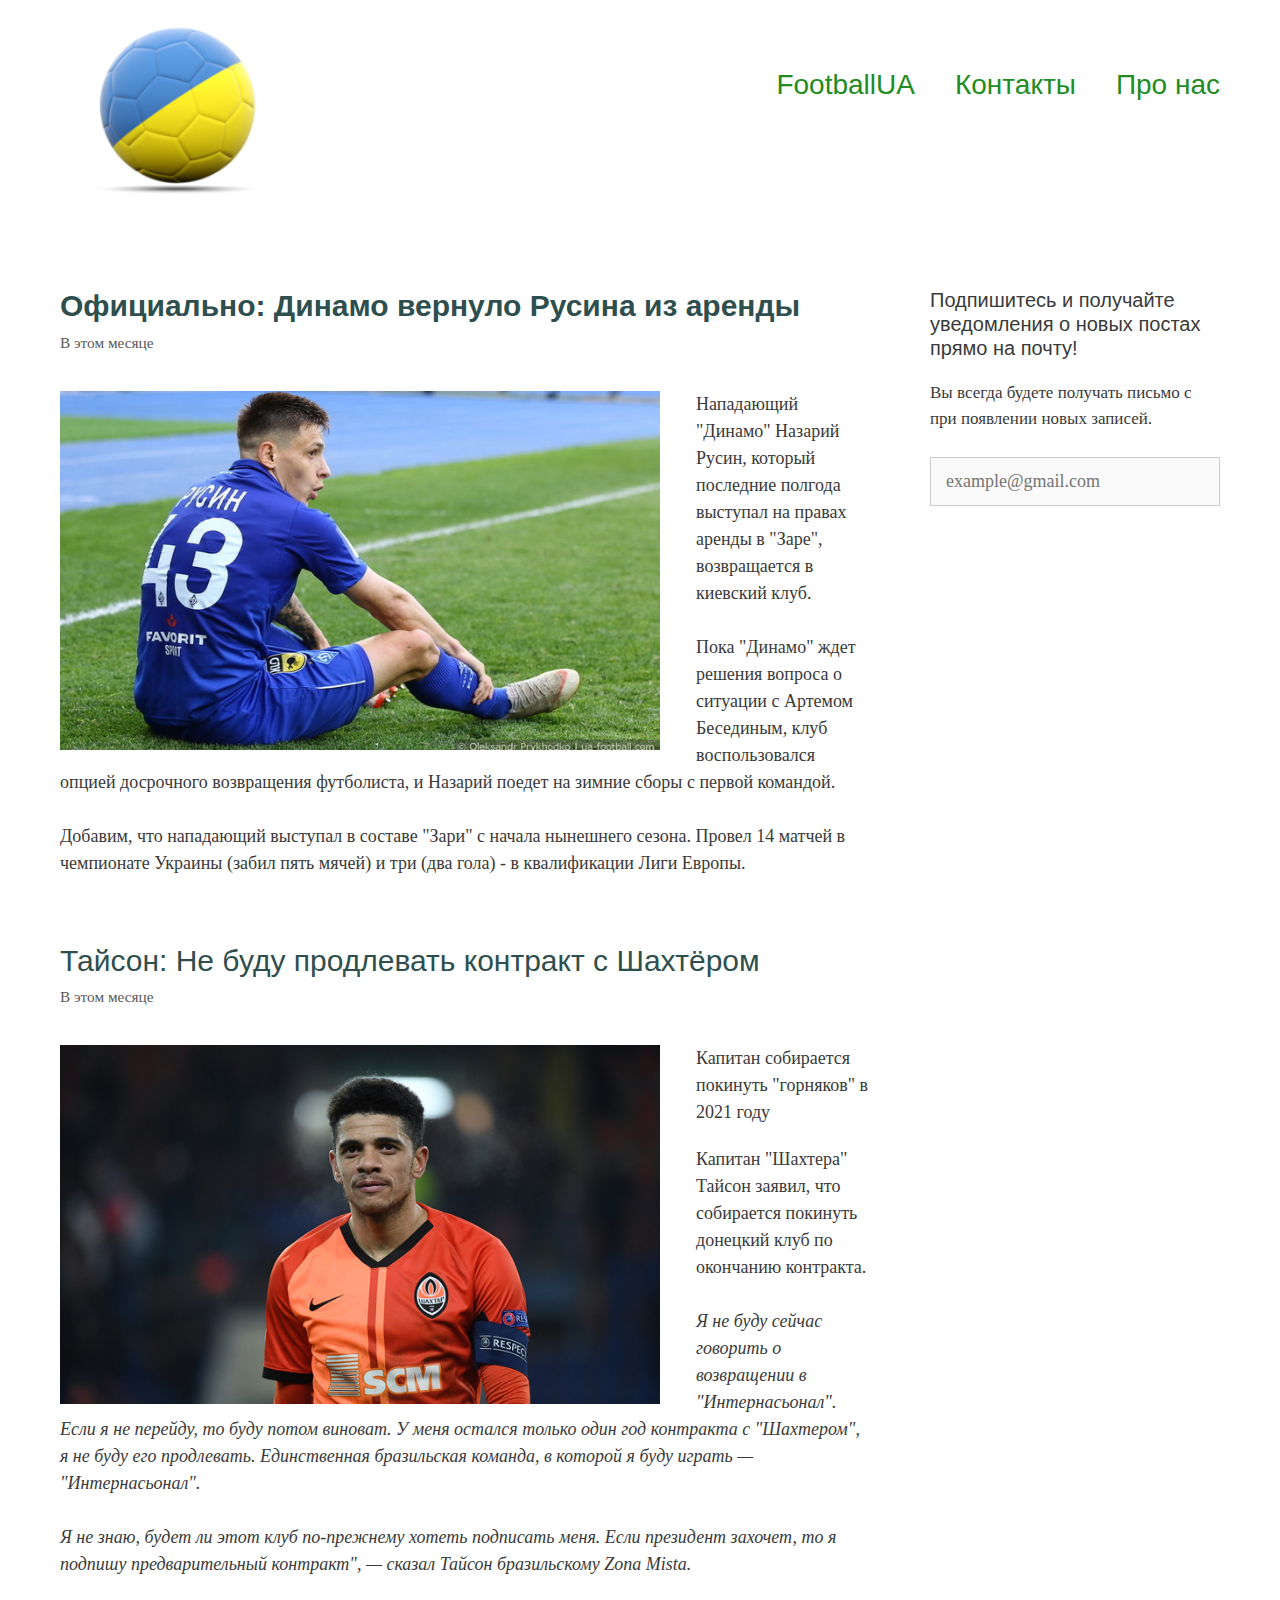
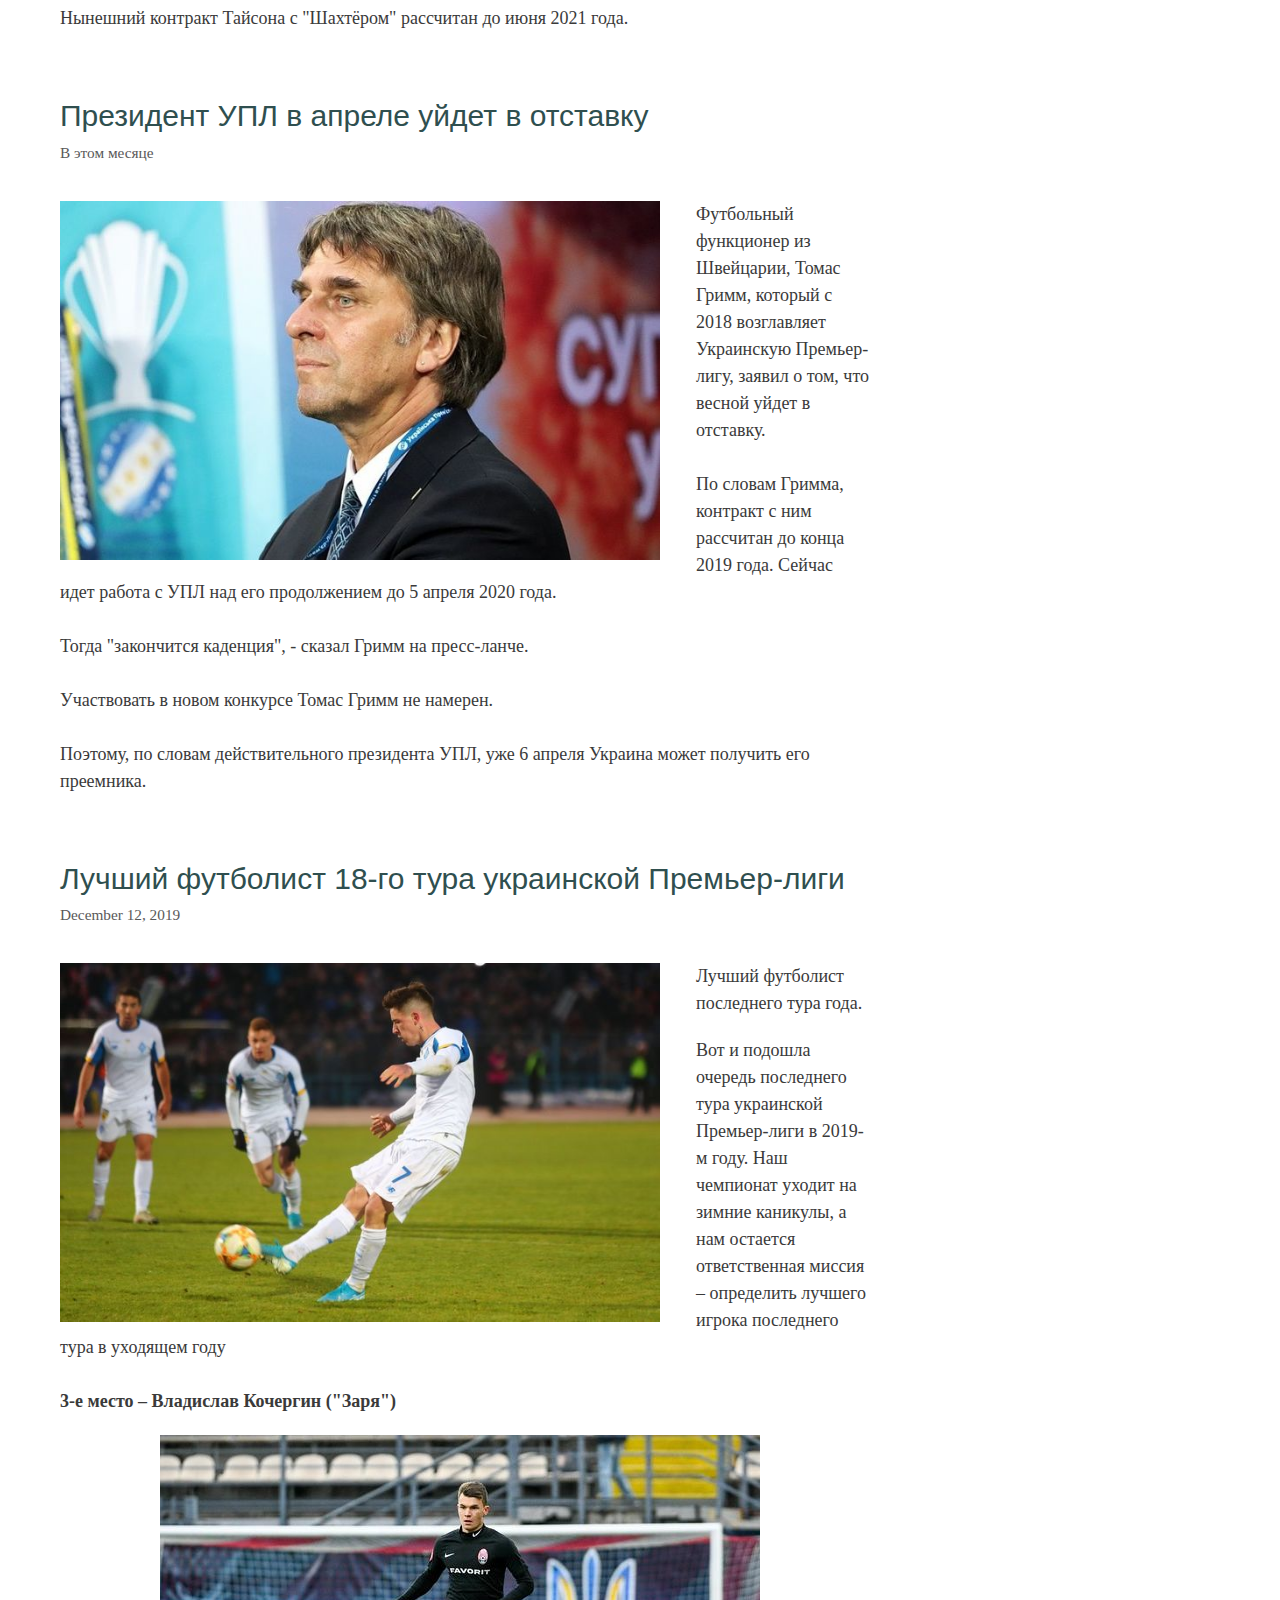
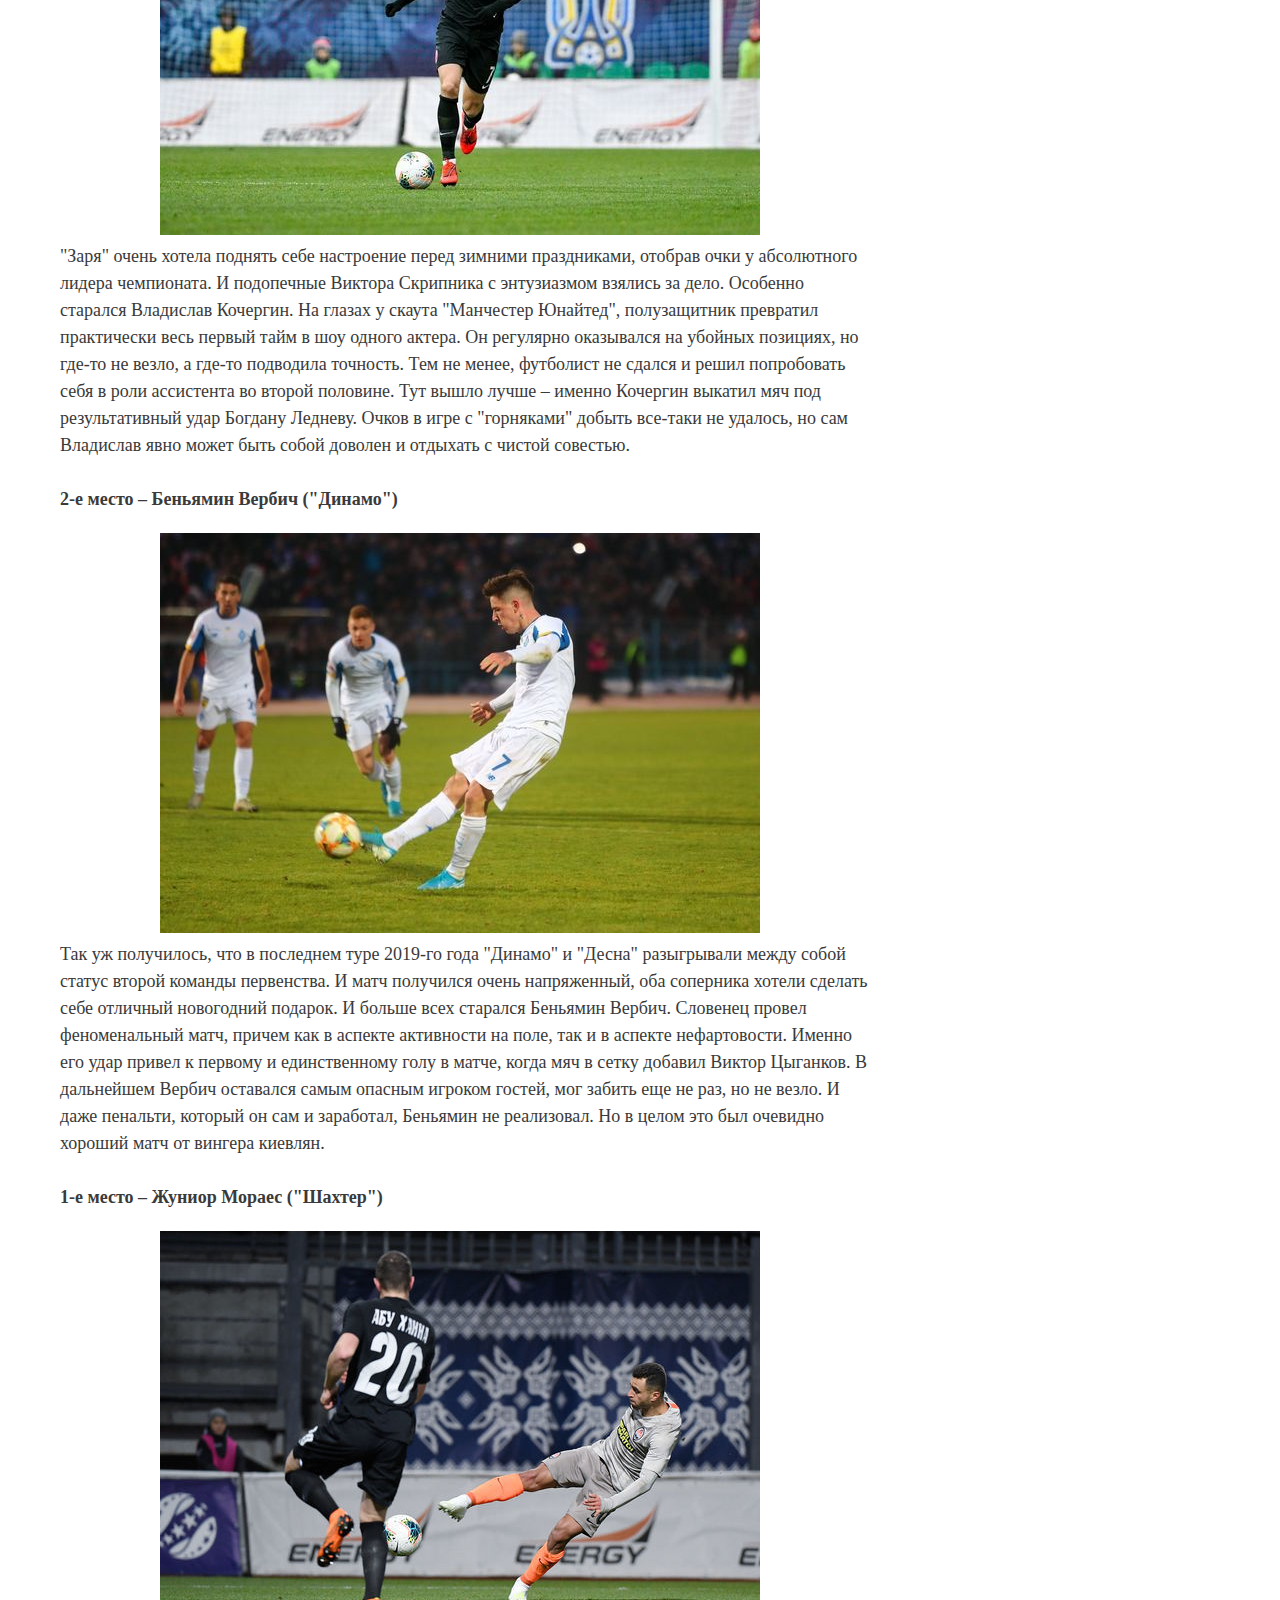
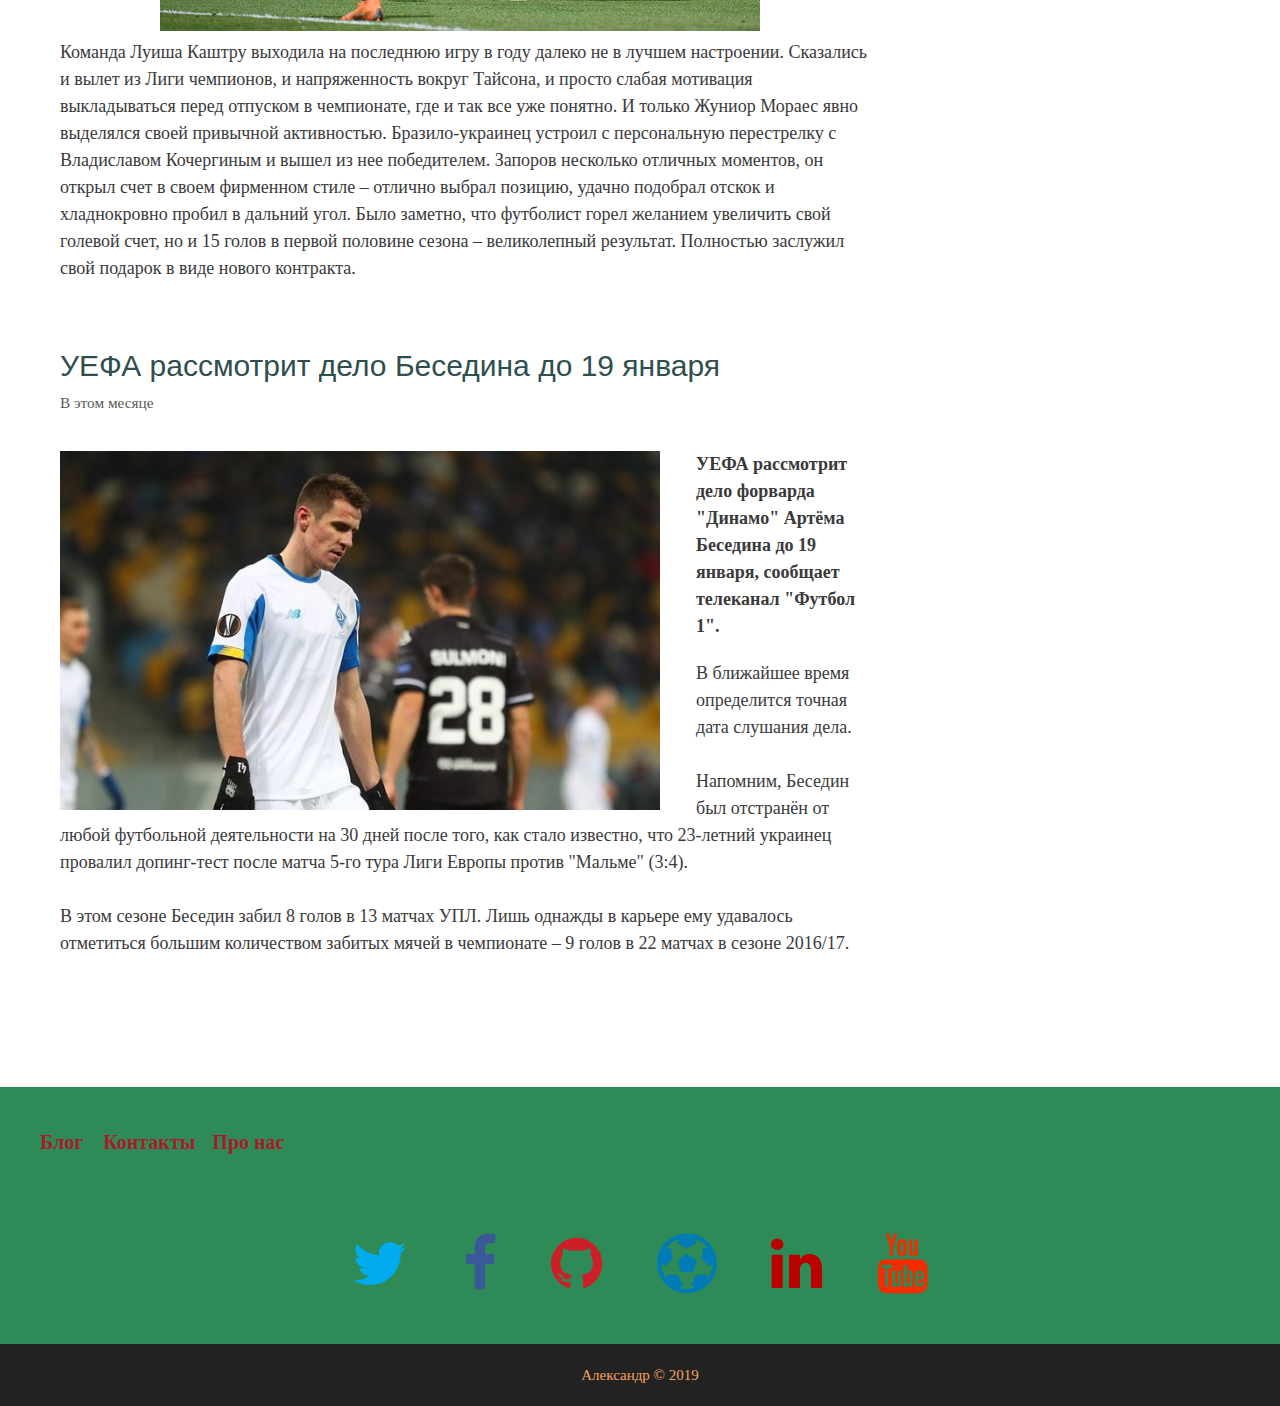
<file: index.html>
<!DOCTYPE html>
<html lang="uk_UK">
<head>
	<meta charset="UTF-8">
	<meta http-equiv="X-UA-Compatible" content="IE=edge" />
    <link rel="icon" type="image/ico" href="/ukraine_football_icon_64.png"/>
	<title>FootballUA | Alexander</title>

<link rel='stylesheet' id='social-warfare-block-css-css'  href='/css/soical-block-css.css' type='text/css' media='all' />
<link rel='stylesheet' id='generate-fonts-css'  href='/css/soical-block-css.css' type='text/css' media='all' />
<link rel='stylesheet' id='wp-block-library-css'  href='/css/style.css' type='text/css' media='all' />
<link rel='stylesheet' id='cookie-notice-front-css'  href='/css/front.min.css' type='text/css' media='all' />
<link rel='stylesheet' id='ez-icomoon-css'  href='/css/contents-style.min.css' type='text/css' media='all' />
<link rel='stylesheet' id='ez-toc-css'  href='/css/screen.min.css' type='text/css' media='all' />
<style id='ez-toc-inline-css' type='text/css'>
div#ez-toc-container p.ez-toc-title {font-size: 120%;}div#ez-toc-container p.ez-toc-title {font-weight: 500;}div#ez-toc-container ul li {font-size: 95%;}
</style>
<link rel='stylesheet' id='social_warfare-css'  href='/css/social_warfare.min.css' type='text/css' media='all' />
<link rel='stylesheet' id='generate-style-grid-css'  href='/css/uns-grid.min.css' type='text/css' media='all' />
<link rel='stylesheet' id='generate-style-css'  href='/css/main-style.min.css' type='text/css' media='all' />
<style id='generate-style-inline-css' type='text/css'>
body{background-color:#ffffff;color:#3a3a3a;}a, a:visited{color:#77933c;}a:visited{color:#77933c;}a:hover, a:focus, a:active{color:#f79646;}body .grid-container{max-width:1400px;}.wp-block-group__inner-container{max-width:1400px;margin-left:auto;margin-right:auto;}body, button, input, select, textarea{font-family:Georgia, Times New Roman, Times, serif;font-size:18px;}.entry-content > [class*="wp-block-"]:not(:last-child){margin-bottom:1.5em;}.main-navigation a, .menu-toggle{font-family:"Bangers", display;font-size:28px;}.main-navigation .main-nav ul ul li a{font-size:25px;}.widget-title{font-family:"Francois One", sans-serif;}h1{font-family:"Bangers", display;font-size:50px;}h2{font-family:"Francois One", sans-serif;}h3{font-family:"Francois One", sans-serif;}@media (max-width:768px){.main-title{font-size:30px;}h1{font-size:30px;}h2{font-size:25px;}}.top-bar{background-color:#636363;color:#ffffff;}.top-bar a,.top-bar a:visited{color:#ffffff;}.top-bar a:hover{color:#303030;}.site-header{background-color:#ffffff;color:#3a3a3a;}.site-header a,.site-header a:visited{color:#3a3a3a;}.main-title a,.main-title a:hover,.main-title a:visited{color:#222222;}.site-description{color:#757575;}.main-navigation,.main-navigation ul ul{background-color:#ffffff;}.main-navigation .main-nav ul li a,.menu-toggle{color:#222222;}.main-navigation .main-nav ul li:hover > a,.main-navigation .main-nav ul li:focus > a, .main-navigation .main-nav ul li.sfHover > a{color:#f79646;background-color:#ffffff;}button.menu-toggle:hover,button.menu-toggle:focus,.main-navigation .mobile-bar-items a,.main-navigation .mobile-bar-items a:hover,.main-navigation .mobile-bar-items a:focus{color:#222222;}.main-navigation .main-nav ul li[class*="current-menu-"] > a{color:#f79646;background-color:#ffffff;}.main-navigation .main-nav ul li[class*="current-menu-"] > a:hover,.main-navigation .main-nav ul li[class*="current-menu-"].sfHover > a{color:#f79646;background-color:#ffffff;}.navigation-search input[type="search"],.navigation-search input[type="search"]:active, .navigation-search input[type="search"]:focus, .main-navigation .main-nav ul li.search-item.active > a{color:#f79646;background-color:#ffffff;}.main-navigation ul ul{background-color:#3f3f3f;}.main-navigation .main-nav ul ul li a{color:#ffffff;}.main-navigation .main-nav ul ul li:hover > a,.main-navigation .main-nav ul ul li:focus > a,.main-navigation .main-nav ul ul li.sfHover > a{color:#ffffff;background-color:#4f4f4f;}.main-navigation .main-nav ul ul li[class*="current-menu-"] > a{color:#ffffff;background-color:#4f4f4f;}.main-navigation .main-nav ul ul li[class*="current-menu-"] > a:hover,.main-navigation .main-nav ul ul li[class*="current-menu-"].sfHover > a{color:#ffffff;background-color:#4f4f4f;}.separate-containers .inside-article, .separate-containers .comments-area, .separate-containers .page-header, .one-container .container, .separate-containers .paging-navigation, .inside-page-header{background-color:#ffffff;}.entry-meta{color:#595959;}.entry-meta a,.entry-meta a:visited{color:#595959;}.entry-meta a:hover{color:#1e73be;}.sidebar .widget{background-color:#ffffff;}.sidebar .widget .widget-title{color:#000000;}.footer-widgets{background-color:#ffffff;}.footer-widgets .widget-title{color:#000000;}.site-info{color:#ffffff;background-color:#222222;}.site-info a,.site-info a:visited{color:#ffffff;}.site-info a:hover{color:#606060;}.footer-bar .widget_nav_menu .current-menu-item a{color:#606060;}input[type="text"],input[type="email"],input[type="url"],input[type="password"],input[type="search"],input[type="tel"],input[type="number"],textarea,select{color:#666666;background-color:#fafafa;border-color:#cccccc;}input[type="text"]:focus,input[type="email"]:focus,input[type="url"]:focus,input[type="password"]:focus,input[type="search"]:focus,input[type="tel"]:focus,input[type="number"]:focus,textarea:focus,select:focus{color:#666666;background-color:#ffffff;border-color:#bfbfbf;}button,html input[type="button"],input[type="reset"],input[type="submit"],a.button,a.button:visited,a.wp-block-button__link:not(.has-background){color:#ffffff;background-color:#666666;}button:hover,html input[type="button"]:hover,input[type="reset"]:hover,input[type="submit"]:hover,a.button:hover,button:focus,html input[type="button"]:focus,input[type="reset"]:focus,input[type="submit"]:focus,a.button:focus,a.wp-block-button__link:not(.has-background):active,a.wp-block-button__link:not(.has-background):focus,a.wp-block-button__link:not(.has-background):hover{color:#ffffff;background-color:#3f3f3f;}.generate-back-to-top,.generate-back-to-top:visited{background-color:rgba( 0,0,0,0.4 );color:#ffffff;}.generate-back-to-top:hover,.generate-back-to-top:focus{background-color:rgba( 0,0,0,0.6 );color:#ffffff;}.inside-header{padding:10px 40px 20px 40px;}.separate-containers .inside-article, .separate-containers .comments-area, .separate-containers .page-header, .separate-containers .paging-navigation, .one-container .site-content, .inside-page-header, .wp-block-group__inner-container{padding:40px 60px 40px 60px;}.entry-content .alignwide, body:not(.no-sidebar) .entry-content .alignfull{margin-left:-60px;width:calc(100% + 120px);max-width:calc(100% + 120px);}.one-container.right-sidebar .site-main,.one-container.both-right .site-main{margin-right:60px;}.one-container.left-sidebar .site-main,.one-container.both-left .site-main{margin-left:60px;}.one-container.both-sidebars .site-main{margin:0px 60px 0px 60px;}.main-navigation .main-nav ul li a,.menu-toggle,.main-navigation .mobile-bar-items a{line-height:150px;}.navigation-search input{height:150px;}.rtl .menu-item-has-children .dropdown-menu-toggle{padding-left:20px;}.rtl .main-navigation .main-nav ul li.menu-item-has-children > a{padding-right:20px;}.footer-widgets{padding:40px 250px 40px 250px;}@media (max-width:768px){.separate-containers .inside-article, .separate-containers .comments-area, .separate-containers .page-header, .separate-containers .paging-navigation, .one-container .site-content, .inside-page-header, .wp-block-group__inner-container{padding:30px;}.entry-content .alignwide, body:not(.no-sidebar) .entry-content .alignfull{margin-left:-30px;width:calc(100% + 60px);max-width:calc(100% + 60px);}}.one-container .sidebar .widget{padding:0px;}@media (max-width: 768px){.main-navigation .menu-toggle,.main-navigation .mobile-bar-items,.sidebar-nav-mobile:not(#sticky-placeholder){display:block;}.main-navigation ul,.gen-sidebar-nav{display:none;}[class*="nav-float-"] .site-header .inside-header > *{float:none;clear:both;}}@font-face {font-family: "GeneratePress";src:  url("https://www.sidehustlenation.com/wp-content/themes/generatepress/fonts/generatepress.eot");src:  url("https://www.sidehustlenation.com/wp-content/themes/generatepress/fonts/generatepress.eot#iefix") format("embedded-opentype"),  url("https://www.sidehustlenation.com/wp-content/themes/generatepress/fonts/generatepress.woff2") format("woff2"),  url("https://www.sidehustlenation.com/wp-content/themes/generatepress/fonts/generatepress.woff") format("woff"),  url("https://www.sidehustlenation.com/wp-content/themes/generatepress/fonts/generatepress.ttf") format("truetype"),  url("https://www.sidehustlenation.com/wp-content/themes/generatepress/fonts/generatepress.svg#GeneratePress") format("svg");font-weight: normal;font-style: normal;}.main-navigation .slideout-toggle a:before,.slide-opened .slideout-overlay .slideout-exit:before {font-family: GeneratePress;}.slideout-navigation .dropdown-menu-toggle:before {content: "\f107" !important;}.slideout-navigation .sfHover > a .dropdown-menu-toggle:before {content: "\f106" !important;}
.navigation-branding .main-title{font-weight:bold;text-transform:none;font-size:45px;}@media (max-width: 768px){.navigation-branding .main-title{font-size:30px;}}
</style>
<link rel='stylesheet' id='generate-mobile-style-css'  href='/css/mobile.min.css' type='text/css' media='all' />
<link rel='stylesheet' id='generate-child-css'  href='/css/gchild.css' type='text/css' media='all' />
<link rel='stylesheet' id='font-awesome-css'  href='https://maxcdn.bootstrapcdn.com/font-awesome/4.7.0/css/font-awesome.min.css' type='text/css' media='all' />
<link rel='stylesheet' id='tablepress-default-css'  href='/css/tablepress.min.css' type='text/css' media='all' />
<link rel='stylesheet' id='tablepress-responsive-tables-css'  href='/css/responsive-tables.min.css' type='text/css' media='all' />
<link rel='stylesheet' id='affiliate-disclosure-pro-css'  href='/css/core.min.css' type='text/css' media='all' />
<link rel='stylesheet' id='generate-blog-css'  href='/css/gen-blog-css.min.css' type='text/css' media='all' />
<link rel='stylesheet' id='generate-secondary-nav-css'  href='/css/plug.min.css' type='text/css' media='all' />
<style id='generate-secondary-nav-inline-css' type='text/css'>
.secondary-navigation{background-color:#636363;}.secondary-navigation .main-nav ul li a,.secondary-navigation .menu-toggle{color:#ffffff;font-family:"Francois One", sans-serif;font-size:16px;}button.secondary-menu-toggle:hover,button.secondary-menu-toggle:focus{color:#ffffff;}.widget-area .secondary-navigation{margin-bottom:20px;}.secondary-navigation ul ul{background-color:#303030;top:auto;}.secondary-navigation .main-nav ul ul li a{color:#ffffff;font-size:15px;}.secondary-navigation .main-nav ul li:hover > a,.secondary-navigation .main-nav ul li:focus > a,.secondary-navigation .main-nav ul li.sfHover > a{color:#f79646;background-color:#303030;}.secondary-navigation .main-nav ul ul li:hover > a,.secondary-navigation .main-nav ul ul li:focus > a,.secondary-navigation .main-nav ul ul li.sfHover > a{color:#ffffff;background-color:#474747;}.secondary-navigation .main-nav ul li[class*="current-menu-"] > a, .secondary-navigation .main-nav ul li[class*="current-menu-"] > a:hover,.secondary-navigation .main-nav ul li[class*="current-menu-"].sfHover > a{color:#f79646;background-color:#636363;}.secondary-navigation .main-nav ul ul li[class*="current-menu-"] > a,.secondary-navigation .main-nav ul ul li[class*="current-menu-"] > a:hover,.secondary-navigation .main-nav ul ul li[class*="current-menu-"].sfHover > a{color:#ffffff;background-color:#474747;}
</style>
<script type='text/javascript' src='/css/jquery.js'></script>
<script type='text/javascript' src='/css/jquery-migrate.js'></script>

<meta name="viewport" content="width=device-width, initial-scale=1"><style type="text/css">.broken_link, a.broken_link {
	text-decoration: line-through;}
</style>
</head>

<body data-rsssl=1 itemscope='itemscope' class="blog wp-custom-logo wp-embed-responsive cookies-set cookies-accepted post-image-below-header post-image-aligned-left secondary-nav-below-header secondary-nav-aligned-center sticky-menu-fade right-sidebar nav-float-right fluid-header one-container active-footer-widgets-0 nav-search-enabled header-aligned-left dropdown-hover">

	<div class="inside-header grid-container grid-parent">
				<div class="site-logo">
				<a href="/" title="FootballUA" rel="home">
					<img class="header-image" alt="FootballUA" src="/logo.png" title="FootballUA" width="280" height="180"/>
				</a>
			</div>

		<nav id="site-navigation" class="main-navigation" itemscope>
			<div class="inside-navigation grid-container grid-parent">
						<button class="menu-toggle" aria-controls="primary-menu" aria-expanded="false">
					<span class="mobile-menu">Menu</span>				</button>
				<div id="primary-menu" class="main-nav">
					<ul id="menu-top-navigation" class=" menu sf-menu">
<li id="menu-item-6072" class="left-sidebar menu-item menu-item-type-post_type menu-item-object-page menu-item-6072"><a href="/" style="font-family: 'Nyala', sans-serif; color: forestgreen">FootballUA</a></li>
<li id="menu-item-6072" class="menu-item menu-item-type-post_type menu-item-object-page menu-item-6072"><a href="/contact/" style="font-family: 'Nyala', sans-serif; color: forestgreen">Контакты</a></li>
<li id="menu-item-2507" class="menu-item menu-item-type-post_type menu-item-object-page menu-item-2507"><a href="/about/" style="font-family: 'Nyala', sans-serif; color: forestgreen">Про нас</a></li>
</ul></div>			</div><!-- .inside-navigation -->
		</nav><!-- #site-navigation -->
					</div><!-- .inside-header -->

	<div id="page" class="hfeed site grid-container container grid-parent">
		<div id="content" class="site-content">

	<div id="primary" class="content-area grid-parent mobile-grid-100 grid-75 tablet-grid-75">
		<main id="main" class="site-main">

			<article id="post-23173" class="post-23173 post type-post status-publish format-standard has-post-thumbnail hentry category-entrepreneurship" itemscope>
	<div class="inside-article">

		<header class="entry-header">
			<h2 class="entry-title" itemprop="headline"><a href="#post-23173"  style="color: darkslategrey;" rel="bookmark"><b>Официально: Динамо вернуло Русина из аренды</b></a></h2>			<div class="entry-meta">
				<span class="posted-on"><a href="#post-23173" rel="bookmark"><time class="entry-date published" itemprop="datePublished">В этом месяце</time></a></span> 			</div><!-- .entry-meta -->
				</header><!-- .entry-header -->

		<div class="post-image">
			<a href="#post-23173">
				<img width="600" src="/media/post-1.jpeg" class="attachment-250x250 size-250x250" alt="" itemprop="image" sizes="(max-width: 250px) 100vw, 250px" />
			</a>
		</div>
			<div class="entry-summary" itemprop="text">
				<p>Нападающий "Динамо" Назарий Русин, который последние полгода выступал на правах аренды в "Заре", возвращается в киевский клуб.</p>
                <p>Пока "Динамо" ждет решения вопроса о ситуации с Артемом Бесединым, клуб воспользовался опцией досрочного возвращения футболиста, и Назарий поедет на зимние сборы с первой командой.</p>
			    <p>Добавим, что нападающий выступал в составе "Зари" с начала нынешнего сезона. Провел 14 матчей в чемпионате Украины (забил пять мячей) и три (два гола) - в квалификации Лиги Европы.</p>
            </div><!-- .entry-summary -->
			</div><!-- .inside-article -->
</article><!-- #post-## -->
<article id="post-23174" class="post-23173 post type-post status-publish format-standard has-post-thumbnail hentry category-entrepreneurship" itemscope>
	<div class="inside-article">

		<header class="entry-header">
			<h2 class="entry-title" itemprop="headline"><a href="#post-23174" style="color: darkslategrey;" rel="bookmark">Тайсон: Не буду продлевать контракт с Шахтёром</a></h2>			<div class="entry-meta">
				<span class="posted-on"><a href="#post-23174"><time class="entry-date published">В этом месяце</time></a></span> 			</div><!-- .entry-meta -->
				</header><!-- .entry-header -->

		<div class="post-image">
			<a href="#post-23174">
				<img width=600" src="/media/tyson.jpeg" class="attachment-250x250 size-250x250" alt="" itemprop="image" sizes="(max-width: 250px) 100vw, 250px" />
			</a>
		</div>
			<div class="entry-summary" itemprop="text">
				<h5>Капитан собирается покинуть "горняков" в 2021 году</h5>
				<p>Капитан "Шахтера" Тайсон заявил, что собирается покинуть донецкий клуб по окончанию контракта.</p>
				<p><i>Я не буду сейчас говорить о возвращении в "Интернасьонал". Если я не перейду, то буду потом виноват. У меня остался только один год контракта с "Шахтером", я не буду его продлевать. Единственная бразильская команда, в которой я буду играть — "Интернасьонал".</i></p>
				<p><i>Я не знаю, будет ли этот клуб по-прежнему хотеть подписать меня. Если президент захочет, то я подпишу предварительный контракт", — сказал Тайсон бразильскому Zona Mista.</i></p>
				<p>Нынешний контракт Тайсона с "Шахтёром" рассчитан до июня 2021 года.</p>
			</div><!-- .entry-summary -->
			</div><!-- .inside-article -->
</article>
<article id="post-23175" class="post-23173 post type-post status-publish format-standard has-post-thumbnail hentry category-entrepreneurship" itemscope>
	<div class="inside-article">

		<header class="entry-header">
			<h2 class="entry-title" itemprop="headline"><a href="#post-23175" style="color: darkslategrey;" rel="bookmark">Президент УПЛ в апреле уйдет в отставку</a></h2>			<div class="entry-meta">
				<span class="posted-on"><a href="#post-23175"><time class="entry-date published">В этом месяце</time></a></span> 			</div><!-- .entry-meta -->
				</header><!-- .entry-header -->

		<div class="post-image">
			<a href="#post-23175">
				<img width="600" src="/media/upl_head.jpeg" class="attachment-250x250 size-250x250" alt="" itemprop="image" sizes="(max-width: 250px) 100vw, 250px" />
			</a>
		</div>
			<div class="entry-summary" itemprop="text">
                <p>Футбольный функционер из Швейцарии, Томас Гримм, который с 2018 возглавляет Украинскую Премьер-лигу, заявил о том, что весной уйдет в отставку.</p>
				<p>По словам Гримма, контракт с ним рассчитан до конца 2019 года. Сейчас идет работа с УПЛ над его продолжением до 5 апреля 2020 года.</p>
				<p>Тогда "закончится каденция", - сказал Гримм на пресс-ланче.</p>
				<p>Участвовать в новом конкурсе Томас Гримм не намерен.</p>
				<p>Поэтому, по словам действительного президента УПЛ, уже 6 апреля Украина может получить его преемника.</p>

			</div><!-- .entry-summary -->
			</div><!-- .inside-article -->
</article>
<article id="post-23176" class="post-23173 post type-post status-publish format-standard has-post-thumbnail hentry category-entrepreneurship" itemscope>
	<div class="inside-article">

		<header class="entry-header">
			<h2 class="entry-title" itemprop="headline"><a href="#post-23176" style="color: darkslategrey;" rel="bookmark">Лучший футболист 18-го тура украинской Премьер-лиги</a></h2>			<div class="entry-meta">
				<span class="posted-on"><a href="#post-23176" rel="bookmark"><time class="entry-date published">December 12, 2019</time></a></span> 			</div><!-- .entry-meta -->
				</header><!-- .entry-header -->

		<div class="post-image">
			<a href="#post-23176">
				<img width="600" src="/media/best-footballer.jpeg" class="attachment-250x250 size-250x250" alt="pei app cash back options" itemprop="image" sizes="(max-width: 250px) 100vw, 250px" />
			</a>
		</div>
			<div class="entry-summary" itemprop="text">
				<h4>Лучший футболист последнего тура года.</h4>
				<p>Вот и подошла очередь последнего тура украинской Премьер-лиги в 2019-м году. Наш чемпионат уходит на зимние каникулы, а нам остается ответственная миссия – определить лучшего игрока последнего тура в уходящем году</p>
				<h5><b>3-е место – Владислав Кочергин ("Заря")</b></h5>
				<img width="600" style="margin-left: 100px" src="/media/best3.jpeg" alt="best-3">
				<p>"Заря" очень хотела поднять себе настроение перед зимними праздниками, отобрав очки у абсолютного лидера чемпионата. И подопечные Виктора Скрипника с энтузиазмом взялись за дело. Особенно старался Владислав Кочергин. На глазах у скаута "Манчестер Юнайтед", полузащитник превратил практически весь первый тайм в шоу одного актера. Он регулярно оказывался на убойных позициях, но где-то не везло, а где-то подводила точность. Тем не менее, футболист не сдался и решил попробовать себя в роли ассистента во второй половине. Тут вышло лучше – именно Кочергин выкатил мяч под результативный удар Богдану Ледневу. Очков в игре с "горняками" добыть все-таки не удалось, но сам Владислав явно может быть собой доволен и отдыхать с чистой совестью.</p>
				<h5><b>2-е место – Беньямин Вербич ("Динамо")</b></h5>
				<img width="600" style="margin-left: 100px" src="/media/best2.jpeg" alt="best-2">
				<p>Так уж получилось, что в последнем туре 2019-го года "Динамо" и "Десна" разыгрывали между собой статус второй команды первенства. И матч получился очень напряженный, оба соперника хотели сделать себе отличный новогодний подарок. И больше всех старался Беньямин Вербич. Словенец провел феноменальный матч, причем как в аспекте активности на поле, так и в аспекте нефартовости. Именно его удар привел к первому и единственному голу в матче, когда мяч в сетку добавил Виктор Цыганков. В дальнейшем Вербич оставался самым опасным игроком гостей, мог забить еще не раз, но не везло. И даже пенальти, который он сам и заработал, Беньямин не реализовал. Но в целом это был очевидно хороший матч от вингера киевлян.</p>
				<h5><b>1-е место – Жуниор Мораес ("Шахтер")</b></h5>
				<img width="600" style="margin-left: 100px" src="/media/best1.jpeg" alt="best-1">
				<p>Команда Луиша Каштру выходила на последнюю игру в году далеко не в лучшем настроении. Сказались и вылет из Лиги чемпионов, и напряженность вокруг Тайсона, и просто слабая мотивация выкладываться перед отпуском в чемпионате, где и так все уже понятно. И только Жуниор Мораес явно выделялся своей привычной активностью. Бразило-украинец устроил с персональную перестрелку с Владиславом Кочергиным и вышел из нее победителем. Запоров несколько отличных моментов, он открыл счет в своем фирменном стиле – отлично выбрал позицию, удачно подобрал отскок и хладнокровно пробил в дальний угол. Было заметно, что футболист горел желанием увеличить свой голевой счет, но и 15 голов в первой половине сезона – великолепный результат. Полностью заслужил свой подарок в виде нового контракта.</p>
			</div><!-- .entry-summary -->
			</div><!-- .inside-article -->
</article>
<article id="post-23177" class="post-23173 post type-post status-publish format-standard has-post-thumbnail hentry category-entrepreneurship" itemscope>
	<div class="inside-article">

		<header class="entry-header">
			<h2 class="entry-title" itemprop="headline"><a href="#post-23177" style="color: darkslategrey;" rel="bookmark">УЕФА рассмотрит дело Беседина до 19 января</a></h2>			<div class="entry-meta">
				<span class="posted-on"><a href="#post-23177" rel="bookmark"><time class="entry-date published" >В этом месяце</time></a></span> 			</div><!-- .entry-meta -->
				</header><!-- .entry-header -->

		<div class="post-image">
			<a href="#post-23177">
				<img width="600" src="/media/beredin.jpeg" class="attachment-250x250 size-250x250" alt="pei app cash back options" itemprop="image" sizes="(max-width: 250px) 100vw, 250px" />
			</a>
		</div>
			<div class="entry-summary" itemprop="text">
				<h5><b>УЕФА рассмотрит дело форварда "Динамо" Артёма Беседина до 19 января, сообщает телеканал "Футбол 1".</b></h5>
				<p>В ближайшее время определится точная дата слушания дела.</p>
				<p>Напомним, Беседин был отстранён от любой футбольной деятельности на 30 дней после того, как стало известно, что 23-летний украинец провалил допинг-тест после матча 5-го тура Лиги Европы против "Мальме" (3:4).</p>
				<p>В этом сезоне Беседин забил 8 голов в 13 матчах УПЛ. Лишь однажды в карьере ему удавалось отметиться большим количеством забитых мячей в чемпионате – 9 голов в 22 матчах в сезоне 2016/17.</p>
			</div><!-- .entry-summary -->
			</div><!-- .inside-article -->
</article>
				</main><!-- #main -->
	</div><!-- #primary -->

	<div id="" class="widget-area grid-25 tablet-grid-25 grid-parent sidebar" style="-webkit-animation: backwards" itemscope>
	<div class="inside-right-sidebar">
		<div id="secondary" class="widget-area" role="complementary">
		<aside id="" class="widget widget_search">
			<h3>Подпишитесь и получайте уведомления о новых постах прямо на почту!</h3>
			<p>Вы всегда будете получать письмо с при появлении новых записей.</p>
			<form class="" action="#">
				<label>
					<span class="screen-reader-text">example@gmail.com</span>
					<input type="search" class="search-field" placeholder="example@gmail.com" value="" name="s" />
				</label>
				<input type="submit" class="search-submit" value="" />
			</form></aside></div><!-- #secondary -->

	</div><!-- #content -->
	</div><!-- .inside-right-sidebar -->
</div><!-- #secondary -->

	</div>

<link rel='stylesheet' href='/css/footer.css' type='text/css' media='all' />
<div class="fl-builder-content fl-builder-content-15364 fl-builder-template fl-builder-row-template fl-builder-global-templates-locked" data-post-id="15364"><div class="fl-row fl-row-full-width fl-row-bg-color fl-node-58fc2b6e01c06" data-node="58fc2b6e01c06">
	<div class="fl-row-content-wrap">
		<div class="fl-row-content fl-row-fixed-width fl-node-content">
			<div class="fl-col-group fl-node-58fc2b6e01b21" data-node="58fc2b6e01b21">
				<div class="fl-col fl-node-58fc2b6e01b5c" data-node="58fc2b6e01b5c">
					<div class="fl-col-content fl-node-content">
						<div class="fl-module fl-module-rich-text fl-node-58fc2b6e01bce" data-node="58fc2b6e01bce">
							<div class="fl-module-content fl-node-content">
							</div>
						</div>
					</div>
				</div>
			</div>
		</div>
	</div>
</div>
</div>
<link rel='stylesheet' id='fl-builder-layout-15365-css'  href='https://www.sidehustlenation.com/wp-content/uploads/bb-plugin/cache/15365-layout-partial.css' type='text/css' media='all' />
<div style="background-color: white" class="fl-builder-content fl-builder-content-15365 fl-builder-template fl-builder-row-template fl-builder-global-templates-locked" data-post-id="15365">
	<div class="fl-row fl-row-full-width fl-row-bg-color fl-node-58fc2b9128b45" data-node="58fc2b9128b45">
	<div class="fl-row-content-wrap" style="background-color: seagreen">
				<div class="fl-row-content fl-row-full-width fl-node-content">

<div class="fl-col-group fl-node-58fc2b9128aa4" data-node="58fc2b9128aa4">
			<div class="fl-col fl-node-58fc2b9128adb" data-node="58fc2b9128adb">
	<div class="fl-col-content fl-node-content">
	<div class="fl-module fl-module-rich-text fl-node-58fc2b9128b10" data-node="58fc2b9128b10">
	<div class="fl-module-content fl-node-content">
		<div class="fl-rich-text">
			<p style="text-align: center;"><span style="font-size: 20px; color: #ffffff;"><strong><a style="color: #aa1b29;" href="/">Блог</a>    <a style="color: #aa1b29;" href="/contact/" target="_blank" rel="noopener noreferrer">Контакты</a> <a style="color: #aa1b29; padding-left: 12px;" href="/about/">Про нас</a></strong></span></p>
</div>	</div>
</div>	</div>
</div>	</div>
					<div class="fl-module fl-module-icon-group fl-node-58fc2b6e01b95" data-node="58fc2b6e01b95">
	<div class="fl-module-content fl-node-content">
		<div class="fl-icon-group fl-icon-group-center">
	<span class="fl-icon">
						<a href="https://twitter.com/" target="_blank" aria-label="link to https://twitter.com/">
						<i class="fa fa-twitter"></i>
		</a>	</span>

		<span class="fl-icon">
						<a href="https://facebook.com/" target="_blank" aria-label="link to https://facebook.com/">
						<i class="fa fa-facebook-f"></i>
		</a>	</span>

		<span class="fl-icon">
						<a href="https://www.github.com/" target="_blank" aria-label="link to https://www.github.com/">
						<i class="fa fa-github" style="color: gray"></i>
		</a>	</span>

		<span class="fl-icon">
						<a href="https://upl.ua/" target="_blank" aria-label="link to https://upl.ua/">
						<i class="fa fa-soccer-ball-o"></i>
		</a>	</span>

		<span class="fl-icon">
						<a href="https://linkedin.com/" target="_blank" aria-label="link to https://linkedin.com/">
						<i class="fa fa-linkedin"></i>
		</a>	</span>

		<span class="fl-icon">
						<a href="http://www.youtube.com/" target="_blank" aria-label="link to http://www.youtube.com/">
						<i class="fa fa-youtube"></i>
		</a>	</span>

	</div>	</div>
</div>
		</div>
	</div>
</div></div>
<div class="site-footer">
			<footer class="site-info" >
			<div class="inside-site-info grid-container grid-parent">
								<div class="copyright-bar" style="color: sandybrown">
					Александр &copy; 2019 				</div>
			</div>
		</footer><!-- .site-info -->
		</div><!-- .site-footer -->


</body>
</html>
</file>
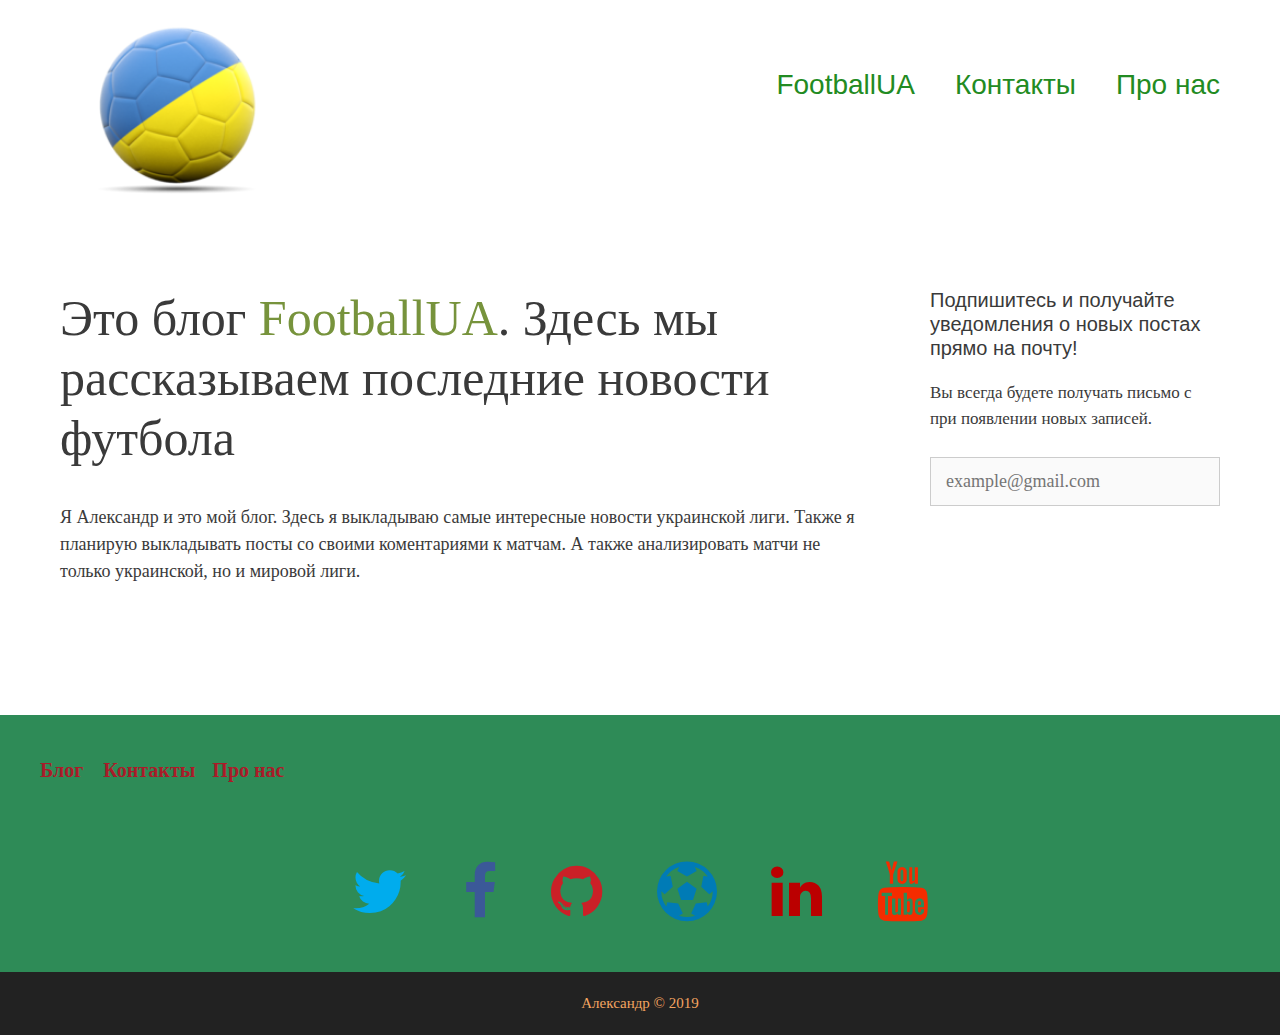
<file: about/index.html>
<!DOCTYPE html>
<html lang="uk_UK">
<head>
	<meta charset="UTF-8">
	<meta http-equiv="X-UA-Compatible" content="IE=edge" />
    <link rel="icon" type="image/ico" href="/ukraine_football_icon_64.png"/>
	<title>FootballUA | Alexander</title>

<link rel='stylesheet' id='social-warfare-block-css-css'  href='/css/soical-block-css.css' type='text/css' media='all' />
<link rel='stylesheet' id='generate-fonts-css'  href='/css/soical-block-css.css' type='text/css' media='all' />
<link rel='stylesheet' id='wp-block-library-css'  href='/css/style.css' type='text/css' media='all' />
<link rel='stylesheet' id='cookie-notice-front-css'  href='/css/front.min.css' type='text/css' media='all' />
<link rel='stylesheet' id='ez-icomoon-css'  href='/css/contents-style.min.css' type='text/css' media='all' />
<link rel='stylesheet' id='ez-toc-css'  href='/css/screen.min.css' type='text/css' media='all' />
<style id='ez-toc-inline-css' type='text/css'>
div#ez-toc-container p.ez-toc-title {font-size: 120%;}div#ez-toc-container p.ez-toc-title {font-weight: 500;}div#ez-toc-container ul li {font-size: 95%;}
</style>
<link rel='stylesheet' id='social_warfare-css'  href='/css/social_warfare.min.css' type='text/css' media='all' />
<link rel='stylesheet' id='generate-style-grid-css'  href='/css/uns-grid.min.css' type='text/css' media='all' />
<link rel='stylesheet' id='generate-style-css'  href='/css/main-style.min.css' type='text/css' media='all' />
<style id='generate-style-inline-css' type='text/css'>
body{background-color:#ffffff;color:#3a3a3a;}a, a:visited{color:#77933c;}a:visited{color:#77933c;}a:hover, a:focus, a:active{color:#f79646;}body .grid-container{max-width:1400px;}.wp-block-group__inner-container{max-width:1400px;margin-left:auto;margin-right:auto;}body, button, input, select, textarea{font-family:Georgia, Times New Roman, Times, serif;font-size:18px;}.entry-content > [class*="wp-block-"]:not(:last-child){margin-bottom:1.5em;}.main-navigation a, .menu-toggle{font-family:"Bangers", display;font-size:28px;}.main-navigation .main-nav ul ul li a{font-size:25px;}.widget-title{font-family:"Francois One", sans-serif;}h1{font-family:"Bangers", display;font-size:50px;}h2{font-family:"Francois One", sans-serif;}h3{font-family:"Francois One", sans-serif;}@media (max-width:768px){.main-title{font-size:30px;}h1{font-size:30px;}h2{font-size:25px;}}.top-bar{background-color:#636363;color:#ffffff;}.top-bar a,.top-bar a:visited{color:#ffffff;}.top-bar a:hover{color:#303030;}.site-header{background-color:#ffffff;color:#3a3a3a;}.site-header a,.site-header a:visited{color:#3a3a3a;}.main-title a,.main-title a:hover,.main-title a:visited{color:#222222;}.site-description{color:#757575;}.main-navigation,.main-navigation ul ul{background-color:#ffffff;}.main-navigation .main-nav ul li a,.menu-toggle{color:#222222;}.main-navigation .main-nav ul li:hover > a,.main-navigation .main-nav ul li:focus > a, .main-navigation .main-nav ul li.sfHover > a{color:#f79646;background-color:#ffffff;}button.menu-toggle:hover,button.menu-toggle:focus,.main-navigation .mobile-bar-items a,.main-navigation .mobile-bar-items a:hover,.main-navigation .mobile-bar-items a:focus{color:#222222;}.main-navigation .main-nav ul li[class*="current-menu-"] > a{color:#f79646;background-color:#ffffff;}.main-navigation .main-nav ul li[class*="current-menu-"] > a:hover,.main-navigation .main-nav ul li[class*="current-menu-"].sfHover > a{color:#f79646;background-color:#ffffff;}.navigation-search input[type="search"],.navigation-search input[type="search"]:active, .navigation-search input[type="search"]:focus, .main-navigation .main-nav ul li.search-item.active > a{color:#f79646;background-color:#ffffff;}.main-navigation ul ul{background-color:#3f3f3f;}.main-navigation .main-nav ul ul li a{color:#ffffff;}.main-navigation .main-nav ul ul li:hover > a,.main-navigation .main-nav ul ul li:focus > a,.main-navigation .main-nav ul ul li.sfHover > a{color:#ffffff;background-color:#4f4f4f;}.main-navigation .main-nav ul ul li[class*="current-menu-"] > a{color:#ffffff;background-color:#4f4f4f;}.main-navigation .main-nav ul ul li[class*="current-menu-"] > a:hover,.main-navigation .main-nav ul ul li[class*="current-menu-"].sfHover > a{color:#ffffff;background-color:#4f4f4f;}.separate-containers .inside-article, .separate-containers .comments-area, .separate-containers .page-header, .one-container .container, .separate-containers .paging-navigation, .inside-page-header{background-color:#ffffff;}.entry-meta{color:#595959;}.entry-meta a,.entry-meta a:visited{color:#595959;}.entry-meta a:hover{color:#1e73be;}.sidebar .widget{background-color:#ffffff;}.sidebar .widget .widget-title{color:#000000;}.footer-widgets{background-color:#ffffff;}.footer-widgets .widget-title{color:#000000;}.site-info{color:#ffffff;background-color:#222222;}.site-info a,.site-info a:visited{color:#ffffff;}.site-info a:hover{color:#606060;}.footer-bar .widget_nav_menu .current-menu-item a{color:#606060;}input[type="text"],input[type="email"],input[type="url"],input[type="password"],input[type="search"],input[type="tel"],input[type="number"],textarea,select{color:#666666;background-color:#fafafa;border-color:#cccccc;}input[type="text"]:focus,input[type="email"]:focus,input[type="url"]:focus,input[type="password"]:focus,input[type="search"]:focus,input[type="tel"]:focus,input[type="number"]:focus,textarea:focus,select:focus{color:#666666;background-color:#ffffff;border-color:#bfbfbf;}button,html input[type="button"],input[type="reset"],input[type="submit"],a.button,a.button:visited,a.wp-block-button__link:not(.has-background){color:#ffffff;background-color:#666666;}button:hover,html input[type="button"]:hover,input[type="reset"]:hover,input[type="submit"]:hover,a.button:hover,button:focus,html input[type="button"]:focus,input[type="reset"]:focus,input[type="submit"]:focus,a.button:focus,a.wp-block-button__link:not(.has-background):active,a.wp-block-button__link:not(.has-background):focus,a.wp-block-button__link:not(.has-background):hover{color:#ffffff;background-color:#3f3f3f;}.generate-back-to-top,.generate-back-to-top:visited{background-color:rgba( 0,0,0,0.4 );color:#ffffff;}.generate-back-to-top:hover,.generate-back-to-top:focus{background-color:rgba( 0,0,0,0.6 );color:#ffffff;}.inside-header{padding:10px 40px 20px 40px;}.separate-containers .inside-article, .separate-containers .comments-area, .separate-containers .page-header, .separate-containers .paging-navigation, .one-container .site-content, .inside-page-header, .wp-block-group__inner-container{padding:40px 60px 40px 60px;}.entry-content .alignwide, body:not(.no-sidebar) .entry-content .alignfull{margin-left:-60px;width:calc(100% + 120px);max-width:calc(100% + 120px);}.one-container.right-sidebar .site-main,.one-container.both-right .site-main{margin-right:60px;}.one-container.left-sidebar .site-main,.one-container.both-left .site-main{margin-left:60px;}.one-container.both-sidebars .site-main{margin:0px 60px 0px 60px;}.main-navigation .main-nav ul li a,.menu-toggle,.main-navigation .mobile-bar-items a{line-height:150px;}.navigation-search input{height:150px;}.rtl .menu-item-has-children .dropdown-menu-toggle{padding-left:20px;}.rtl .main-navigation .main-nav ul li.menu-item-has-children > a{padding-right:20px;}.footer-widgets{padding:40px 250px 40px 250px;}@media (max-width:768px){.separate-containers .inside-article, .separate-containers .comments-area, .separate-containers .page-header, .separate-containers .paging-navigation, .one-container .site-content, .inside-page-header, .wp-block-group__inner-container{padding:30px;}.entry-content .alignwide, body:not(.no-sidebar) .entry-content .alignfull{margin-left:-30px;width:calc(100% + 60px);max-width:calc(100% + 60px);}}.one-container .sidebar .widget{padding:0px;}@media (max-width: 768px){.main-navigation .menu-toggle,.main-navigation .mobile-bar-items,.sidebar-nav-mobile:not(#sticky-placeholder){display:block;}.main-navigation ul,.gen-sidebar-nav{display:none;}[class*="nav-float-"] .site-header .inside-header > *{float:none;clear:both;}}@font-face {font-family: "GeneratePress";src:  url("https://www.sidehustlenation.com/wp-content/themes/generatepress/fonts/generatepress.eot");src:  url("https://www.sidehustlenation.com/wp-content/themes/generatepress/fonts/generatepress.eot#iefix") format("embedded-opentype"),  url("https://www.sidehustlenation.com/wp-content/themes/generatepress/fonts/generatepress.woff2") format("woff2"),  url("https://www.sidehustlenation.com/wp-content/themes/generatepress/fonts/generatepress.woff") format("woff"),  url("https://www.sidehustlenation.com/wp-content/themes/generatepress/fonts/generatepress.ttf") format("truetype"),  url("https://www.sidehustlenation.com/wp-content/themes/generatepress/fonts/generatepress.svg#GeneratePress") format("svg");font-weight: normal;font-style: normal;}.main-navigation .slideout-toggle a:before,.slide-opened .slideout-overlay .slideout-exit:before {font-family: GeneratePress;}.slideout-navigation .dropdown-menu-toggle:before {content: "\f107" !important;}.slideout-navigation .sfHover > a .dropdown-menu-toggle:before {content: "\f106" !important;}
.navigation-branding .main-title{font-weight:bold;text-transform:none;font-size:45px;}@media (max-width: 768px){.navigation-branding .main-title{font-size:30px;}}
</style>
<link rel='stylesheet' id='generate-mobile-style-css'  href='/css/mobile.min.css' type='text/css' media='all' />
<link rel='stylesheet' id='generate-child-css'  href='/css/gchild.css' type='text/css' media='all' />
<link rel='stylesheet' id='font-awesome-css'  href='https://maxcdn.bootstrapcdn.com/font-awesome/4.7.0/css/font-awesome.min.css' type='text/css' media='all' />
<link rel='stylesheet' id='tablepress-default-css'  href='/css/tablepress.min.css' type='text/css' media='all' />
<link rel='stylesheet' id='tablepress-responsive-tables-css'  href='/css/responsive-tables.min.css' type='text/css' media='all' />
<link rel='stylesheet' id='affiliate-disclosure-pro-css'  href='/css/core.min.css' type='text/css' media='all' />
<link rel='stylesheet' id='generate-blog-css'  href='/css/gen-blog-css.min.css' type='text/css' media='all' />
<link rel='stylesheet' id='generate-secondary-nav-css'  href='/css/plug.min.css' type='text/css' media='all' />
<style id='generate-secondary-nav-inline-css' type='text/css'>
.secondary-navigation{background-color:#636363;}.secondary-navigation .main-nav ul li a,.secondary-navigation .menu-toggle{color:#ffffff;font-family:"Francois One", sans-serif;font-size:16px;}button.secondary-menu-toggle:hover,button.secondary-menu-toggle:focus{color:#ffffff;}.widget-area .secondary-navigation{margin-bottom:20px;}.secondary-navigation ul ul{background-color:#303030;top:auto;}.secondary-navigation .main-nav ul ul li a{color:#ffffff;font-size:15px;}.secondary-navigation .main-nav ul li:hover > a,.secondary-navigation .main-nav ul li:focus > a,.secondary-navigation .main-nav ul li.sfHover > a{color:#f79646;background-color:#303030;}.secondary-navigation .main-nav ul ul li:hover > a,.secondary-navigation .main-nav ul ul li:focus > a,.secondary-navigation .main-nav ul ul li.sfHover > a{color:#ffffff;background-color:#474747;}.secondary-navigation .main-nav ul li[class*="current-menu-"] > a, .secondary-navigation .main-nav ul li[class*="current-menu-"] > a:hover,.secondary-navigation .main-nav ul li[class*="current-menu-"].sfHover > a{color:#f79646;background-color:#636363;}.secondary-navigation .main-nav ul ul li[class*="current-menu-"] > a,.secondary-navigation .main-nav ul ul li[class*="current-menu-"] > a:hover,.secondary-navigation .main-nav ul ul li[class*="current-menu-"].sfHover > a{color:#ffffff;background-color:#474747;}
</style>
<script type='text/javascript' src='/css/jquery.js'></script>
<script type='text/javascript' src='/css/jquery-migrate.js'></script>

                    <meta name="viewport" content="width=device-width, initial-scale=1"><style type="text/css">.broken_link, a.broken_link {
	text-decoration: line-through;}
</style>
</head>

<body data-rsssl=1 itemscope='itemscope' class="blog wp-custom-logo wp-embed-responsive cookies-set cookies-accepted post-image-below-header post-image-aligned-left secondary-nav-below-header secondary-nav-aligned-center sticky-menu-fade right-sidebar nav-float-right fluid-header one-container active-footer-widgets-0 nav-search-enabled header-aligned-left dropdown-hover">

	<div class="inside-header grid-container grid-parent">
				<div class="site-logo">
				<a href="/" title="FootballUA" rel="home">
					<img class="header-image" alt="FootballUA" src="/logo.png" title="FootballUA" width="280" height="180"/>
				</a>
			</div>

		<nav id="site-navigation" class="main-navigation" itemscope>
			<div class="inside-navigation grid-container grid-parent">
						<button class="menu-toggle" aria-controls="primary-menu" aria-expanded="false">
					<span class="mobile-menu">Menu</span>				</button>
				<div id="primary-menu" class="main-nav">
					<ul id="menu-top-navigation" class=" menu sf-menu">
<li id="menu-item-6072" class="left-sidebar menu-item menu-item-type-post_type menu-item-object-page menu-item-6072"><a href="/" style="font-family: 'Nyala', sans-serif; color: forestgreen">FootballUA</a></li>
<li id="menu-item-6072" class="menu-item menu-item-type-post_type menu-item-object-page menu-item-6072"><a href="/contact/" style="font-family: 'Nyala', sans-serif; color: forestgreen">Контакты</a></li>
<li id="menu-item-2507" class="menu-item menu-item-type-post_type menu-item-object-page menu-item-2507"><a href="/about/" style="font-family: 'Nyala', sans-serif; color: forestgreen">Про нас</a></li>
</ul></div>			</div><!-- .inside-navigation -->
		</nav><!-- #site-navigation -->
					</div><!-- .inside-header -->

	<div id="page" class="hfeed site grid-container container grid-parent">
		<div id="content" class="site-content">

	<div id="primary" class="content-area grid-parent mobile-grid-100 grid-75 tablet-grid-75">
		<main id="main" class="site-main">
						<article id="post-23173" class="post-23173 post type-post status-publish format-standard has-post-thumbnail hentry category-entrepreneurship" itemscope='itemscope'>
	<div class="inside-article">

		<header class="entry-header">
			<h1 class="entry-title" itemprop="headline">Это блог <a href="/">FootballUA</a>. Здесь мы рассказываем последние новости футбола</h1>
        </header><!-- .entry-header -->

				<div class="entry-content" itemprop="text">
<p>Я Александр и это мой блог. Здесь я выкладываю самые интересные новости украинской лиги. Также я планирую выкладывать посты со своими коментариями к матчам. А также анализировать матчи не только украинской, но и мировой лиги.</p>
	</div><!-- .inside-article -->
    </div>
            </article><!-- #post-## -->
				</main><!-- #main -->
	</div><!-- #primary -->

	<div id="" class="widget-area grid-25 tablet-grid-25 grid-parent sidebar" style="-webkit-animation: backwards" itemscope>
	<div class="inside-right-sidebar">
		<div id="secondary" class="widget-area" role="complementary">
		<aside id="" class="widget widget_search">
			<h3>Подпишитесь и получайте уведомления о новых постах прямо на почту!</h3>
			<p>Вы всегда будете получать письмо с при появлении новых записей.</p>
			<form class="" action="#">
				<label>
					<span class="screen-reader-text">example@gmail.com</span>
					<input type="search" class="search-field" placeholder="example@gmail.com" value="" name="s" />
				</label>
				<input type="submit" class="search-submit" value="" />
			</form></aside></div><!-- #secondary -->

	</div><!-- #content -->
	</div><!-- .inside-right-sidebar -->

	</div><!-- #content -->
</div><!-- #page -->

<link rel='stylesheet' href='/css/footer.css' type='text/css' media='all' />
<div class="fl-builder-content fl-builder-content-15364 fl-builder-template fl-builder-row-template fl-builder-global-templates-locked" data-post-id="15364"><div class="fl-row fl-row-full-width fl-row-bg-color fl-node-58fc2b6e01c06" data-node="58fc2b6e01c06">
	<div class="fl-row-content-wrap">
		<div class="fl-row-content fl-row-fixed-width fl-node-content">
			<div class="fl-col-group fl-node-58fc2b6e01b21" data-node="58fc2b6e01b21">
				<div class="fl-col fl-node-58fc2b6e01b5c" data-node="58fc2b6e01b5c">
					<div class="fl-col-content fl-node-content">
						<div class="fl-module fl-module-rich-text fl-node-58fc2b6e01bce" data-node="58fc2b6e01bce">
							<div class="fl-module-content fl-node-content">
							</div>
						</div>
					</div>
				</div>
			</div>
		</div>
	</div>
</div>
</div>
<link rel='stylesheet' id='fl-builder-layout-15365-css'  href='https://www.sidehustlenation.com/wp-content/uploads/bb-plugin/cache/15365-layout-partial.css' type='text/css' media='all' />
<div style="background-color: white" class="fl-builder-content fl-builder-content-15365 fl-builder-template fl-builder-row-template fl-builder-global-templates-locked" data-post-id="15365">
	<div class="fl-row fl-row-full-width fl-row-bg-color fl-node-58fc2b9128b45" data-node="58fc2b9128b45">
	<div class="fl-row-content-wrap" style="background-color: seagreen">
				<div class="fl-row-content fl-row-full-width fl-node-content">

<div class="fl-col-group fl-node-58fc2b9128aa4" data-node="58fc2b9128aa4">
			<div class="fl-col fl-node-58fc2b9128adb" data-node="58fc2b9128adb">
	<div class="fl-col-content fl-node-content">
	<div class="fl-module fl-module-rich-text fl-node-58fc2b9128b10" data-node="58fc2b9128b10">
	<div class="fl-module-content fl-node-content">
		<div class="fl-rich-text">
			<p style="text-align: center;"><span style="font-size: 20px; color: #ffffff;"><strong><a style="color: #aa1b29;" href="/">Блог</a>    <a style="color: #aa1b29;" href="/contact/" target="_blank" rel="noopener noreferrer">Контакты</a> <a style="color: #aa1b29; padding-left: 12px;" href="/about/">Про нас</a></strong></span></p>
</div>	</div>
</div>	</div>
</div>	</div>
					<div class="fl-module fl-module-icon-group fl-node-58fc2b6e01b95" data-node="58fc2b6e01b95">
	<div class="fl-module-content fl-node-content">
		<div class="fl-icon-group fl-icon-group-center">
	<span class="fl-icon">
						<a href="https://twitter.com/" target="_blank" aria-label="link to https://twitter.com/">
						<i class="fa fa-twitter"></i>
		</a>	</span>

		<span class="fl-icon">
						<a href="https://facebook.com/" target="_blank" aria-label="link to https://facebook.com/">
						<i class="fa fa-facebook-f"></i>
		</a>	</span>

		<span class="fl-icon">
						<a href="https://www.github.com/" target="_blank" aria-label="link to https://www.github.com/">
						<i class="fa fa-github" style="color: gray"></i>
		</a>	</span>

		<span class="fl-icon">
						<a href="https://upl.ua/" target="_blank" aria-label="link to https://upl.ua/">
						<i class="fa fa-soccer-ball-o"></i>
		</a>	</span>

		<span class="fl-icon">
						<a href="https://linkedin.com/" target="_blank" aria-label="link to https://linkedin.com/">
						<i class="fa fa-linkedin"></i>
		</a>	</span>

		<span class="fl-icon">
						<a href="http://www.youtube.com/" target="_blank" aria-label="link to http://www.youtube.com/">
						<i class="fa fa-youtube"></i>
		</a>	</span>

	</div>	</div>
</div>
		</div>
	</div>
</div></div>
<div class="site-footer">
			<footer class="site-info" >
			<div class="inside-site-info grid-container grid-parent">
								<div class="copyright-bar" style="color: sandybrown">
					Александр &copy; 2019 				</div>
			</div>
		</footer><!-- .site-info -->
		</div><!-- .site-footer -->


</body>
</file>
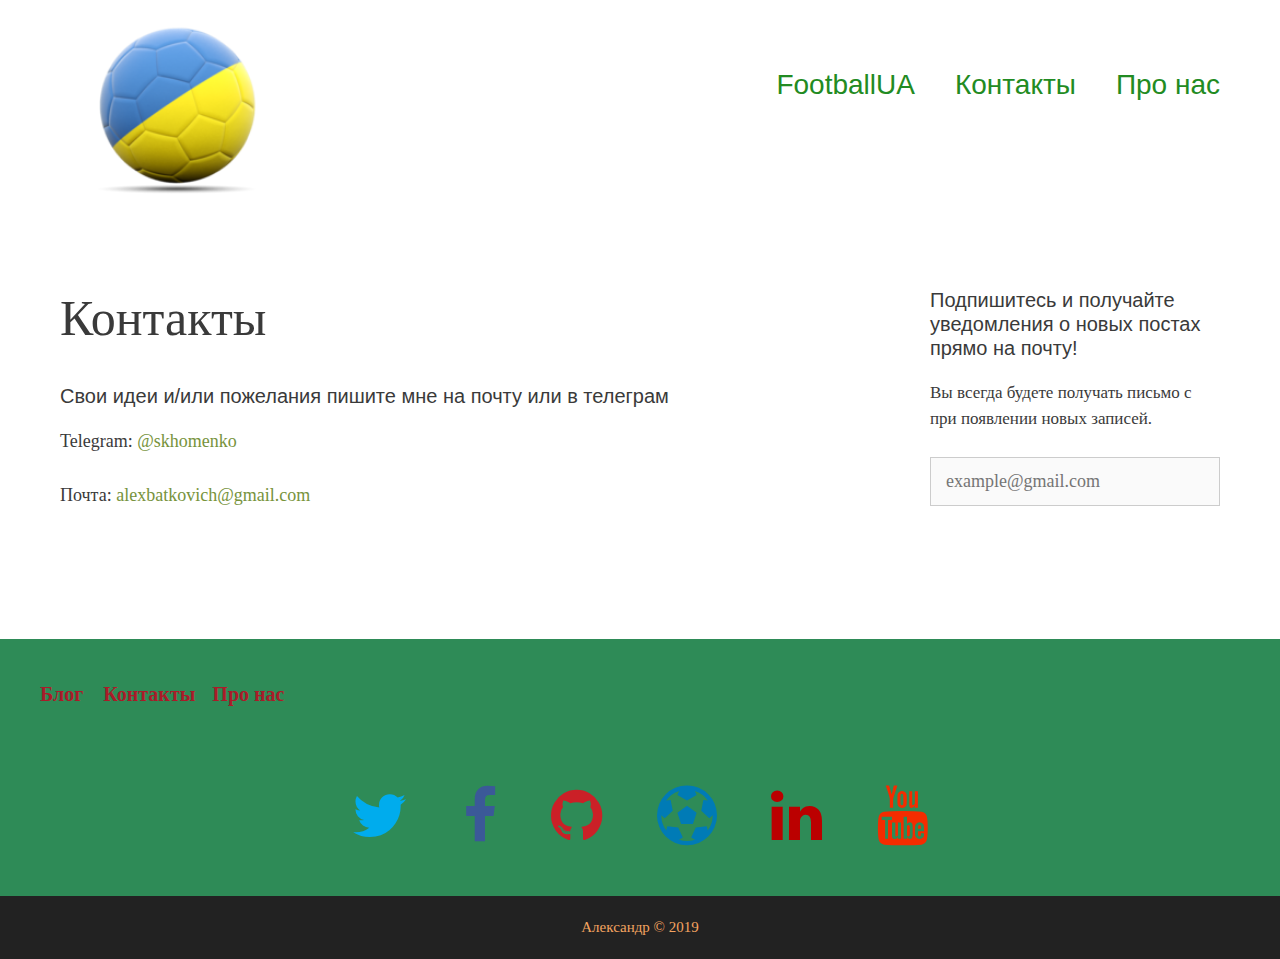
<file: contact/index.html>
<!DOCTYPE html>
<html lang="uk_UK">
<head>
	<meta charset="UTF-8">
	<meta http-equiv="X-UA-Compatible" content="IE=edge" />
    <link rel="icon" type="image/ico" href="/ukraine_football_icon_64.png"/>
	<title>FootballUA | Alexander</title>

<link rel='stylesheet' id='social-warfare-block-css-css'  href='/css/soical-block-css.css' type='text/css' media='all' />
<link rel='stylesheet' id='generate-fonts-css'  href='/css/soical-block-css.css' type='text/css' media='all' />
<link rel='stylesheet' id='wp-block-library-css'  href='/css/style.css' type='text/css' media='all' />
<link rel='stylesheet' id='cookie-notice-front-css'  href='/css/front.min.css' type='text/css' media='all' />
<link rel='stylesheet' id='ez-icomoon-css'  href='/css/contents-style.min.css' type='text/css' media='all' />
<link rel='stylesheet' id='ez-toc-css'  href='/css/screen.min.css' type='text/css' media='all' />
<style id='ez-toc-inline-css' type='text/css'>
div#ez-toc-container p.ez-toc-title {font-size: 120%;}div#ez-toc-container p.ez-toc-title {font-weight: 500;}div#ez-toc-container ul li {font-size: 95%;}
</style>
<link rel='stylesheet' id='social_warfare-css'  href='/css/social_warfare.min.css' type='text/css' media='all' />
<link rel='stylesheet' id='generate-style-grid-css'  href='/css/uns-grid.min.css' type='text/css' media='all' />
<link rel='stylesheet' id='generate-style-css'  href='/css/main-style.min.css' type='text/css' media='all' />
<style id='generate-style-inline-css' type='text/css'>
body{background-color:#ffffff;color:#3a3a3a;}a, a:visited{color:#77933c;}a:visited{color:#77933c;}a:hover, a:focus, a:active{color:#f79646;}body .grid-container{max-width:1400px;}.wp-block-group__inner-container{max-width:1400px;margin-left:auto;margin-right:auto;}body, button, input, select, textarea{font-family:Georgia, Times New Roman, Times, serif;font-size:18px;}.entry-content > [class*="wp-block-"]:not(:last-child){margin-bottom:1.5em;}.main-navigation a, .menu-toggle{font-family:"Bangers", display;font-size:28px;}.main-navigation .main-nav ul ul li a{font-size:25px;}.widget-title{font-family:"Francois One", sans-serif;}h1{font-family:"Bangers", display;font-size:50px;}h2{font-family:"Francois One", sans-serif;}h3{font-family:"Francois One", sans-serif;}@media (max-width:768px){.main-title{font-size:30px;}h1{font-size:30px;}h2{font-size:25px;}}.top-bar{background-color:#636363;color:#ffffff;}.top-bar a,.top-bar a:visited{color:#ffffff;}.top-bar a:hover{color:#303030;}.site-header{background-color:#ffffff;color:#3a3a3a;}.site-header a,.site-header a:visited{color:#3a3a3a;}.main-title a,.main-title a:hover,.main-title a:visited{color:#222222;}.site-description{color:#757575;}.main-navigation,.main-navigation ul ul{background-color:#ffffff;}.main-navigation .main-nav ul li a,.menu-toggle{color:#222222;}.main-navigation .main-nav ul li:hover > a,.main-navigation .main-nav ul li:focus > a, .main-navigation .main-nav ul li.sfHover > a{color:#f79646;background-color:#ffffff;}button.menu-toggle:hover,button.menu-toggle:focus,.main-navigation .mobile-bar-items a,.main-navigation .mobile-bar-items a:hover,.main-navigation .mobile-bar-items a:focus{color:#222222;}.main-navigation .main-nav ul li[class*="current-menu-"] > a{color:#f79646;background-color:#ffffff;}.main-navigation .main-nav ul li[class*="current-menu-"] > a:hover,.main-navigation .main-nav ul li[class*="current-menu-"].sfHover > a{color:#f79646;background-color:#ffffff;}.navigation-search input[type="search"],.navigation-search input[type="search"]:active, .navigation-search input[type="search"]:focus, .main-navigation .main-nav ul li.search-item.active > a{color:#f79646;background-color:#ffffff;}.main-navigation ul ul{background-color:#3f3f3f;}.main-navigation .main-nav ul ul li a{color:#ffffff;}.main-navigation .main-nav ul ul li:hover > a,.main-navigation .main-nav ul ul li:focus > a,.main-navigation .main-nav ul ul li.sfHover > a{color:#ffffff;background-color:#4f4f4f;}.main-navigation .main-nav ul ul li[class*="current-menu-"] > a{color:#ffffff;background-color:#4f4f4f;}.main-navigation .main-nav ul ul li[class*="current-menu-"] > a:hover,.main-navigation .main-nav ul ul li[class*="current-menu-"].sfHover > a{color:#ffffff;background-color:#4f4f4f;}.separate-containers .inside-article, .separate-containers .comments-area, .separate-containers .page-header, .one-container .container, .separate-containers .paging-navigation, .inside-page-header{background-color:#ffffff;}.entry-meta{color:#595959;}.entry-meta a,.entry-meta a:visited{color:#595959;}.entry-meta a:hover{color:#1e73be;}.sidebar .widget{background-color:#ffffff;}.sidebar .widget .widget-title{color:#000000;}.footer-widgets{background-color:#ffffff;}.footer-widgets .widget-title{color:#000000;}.site-info{color:#ffffff;background-color:#222222;}.site-info a,.site-info a:visited{color:#ffffff;}.site-info a:hover{color:#606060;}.footer-bar .widget_nav_menu .current-menu-item a{color:#606060;}input[type="text"],input[type="email"],input[type="url"],input[type="password"],input[type="search"],input[type="tel"],input[type="number"],textarea,select{color:#666666;background-color:#fafafa;border-color:#cccccc;}input[type="text"]:focus,input[type="email"]:focus,input[type="url"]:focus,input[type="password"]:focus,input[type="search"]:focus,input[type="tel"]:focus,input[type="number"]:focus,textarea:focus,select:focus{color:#666666;background-color:#ffffff;border-color:#bfbfbf;}button,html input[type="button"],input[type="reset"],input[type="submit"],a.button,a.button:visited,a.wp-block-button__link:not(.has-background){color:#ffffff;background-color:#666666;}button:hover,html input[type="button"]:hover,input[type="reset"]:hover,input[type="submit"]:hover,a.button:hover,button:focus,html input[type="button"]:focus,input[type="reset"]:focus,input[type="submit"]:focus,a.button:focus,a.wp-block-button__link:not(.has-background):active,a.wp-block-button__link:not(.has-background):focus,a.wp-block-button__link:not(.has-background):hover{color:#ffffff;background-color:#3f3f3f;}.generate-back-to-top,.generate-back-to-top:visited{background-color:rgba( 0,0,0,0.4 );color:#ffffff;}.generate-back-to-top:hover,.generate-back-to-top:focus{background-color:rgba( 0,0,0,0.6 );color:#ffffff;}.inside-header{padding:10px 40px 20px 40px;}.separate-containers .inside-article, .separate-containers .comments-area, .separate-containers .page-header, .separate-containers .paging-navigation, .one-container .site-content, .inside-page-header, .wp-block-group__inner-container{padding:40px 60px 40px 60px;}.entry-content .alignwide, body:not(.no-sidebar) .entry-content .alignfull{margin-left:-60px;width:calc(100% + 120px);max-width:calc(100% + 120px);}.one-container.right-sidebar .site-main,.one-container.both-right .site-main{margin-right:60px;}.one-container.left-sidebar .site-main,.one-container.both-left .site-main{margin-left:60px;}.one-container.both-sidebars .site-main{margin:0px 60px 0px 60px;}.main-navigation .main-nav ul li a,.menu-toggle,.main-navigation .mobile-bar-items a{line-height:150px;}.navigation-search input{height:150px;}.rtl .menu-item-has-children .dropdown-menu-toggle{padding-left:20px;}.rtl .main-navigation .main-nav ul li.menu-item-has-children > a{padding-right:20px;}.footer-widgets{padding:40px 250px 40px 250px;}@media (max-width:768px){.separate-containers .inside-article, .separate-containers .comments-area, .separate-containers .page-header, .separate-containers .paging-navigation, .one-container .site-content, .inside-page-header, .wp-block-group__inner-container{padding:30px;}.entry-content .alignwide, body:not(.no-sidebar) .entry-content .alignfull{margin-left:-30px;width:calc(100% + 60px);max-width:calc(100% + 60px);}}.one-container .sidebar .widget{padding:0px;}@media (max-width: 768px){.main-navigation .menu-toggle,.main-navigation .mobile-bar-items,.sidebar-nav-mobile:not(#sticky-placeholder){display:block;}.main-navigation ul,.gen-sidebar-nav{display:none;}[class*="nav-float-"] .site-header .inside-header > *{float:none;clear:both;}}@font-face {font-family: "GeneratePress";src:  url("https://www.sidehustlenation.com/wp-content/themes/generatepress/fonts/generatepress.eot");src:  url("https://www.sidehustlenation.com/wp-content/themes/generatepress/fonts/generatepress.eot#iefix") format("embedded-opentype"),  url("https://www.sidehustlenation.com/wp-content/themes/generatepress/fonts/generatepress.woff2") format("woff2"),  url("https://www.sidehustlenation.com/wp-content/themes/generatepress/fonts/generatepress.woff") format("woff"),  url("https://www.sidehustlenation.com/wp-content/themes/generatepress/fonts/generatepress.ttf") format("truetype"),  url("https://www.sidehustlenation.com/wp-content/themes/generatepress/fonts/generatepress.svg#GeneratePress") format("svg");font-weight: normal;font-style: normal;}.main-navigation .slideout-toggle a:before,.slide-opened .slideout-overlay .slideout-exit:before {font-family: GeneratePress;}.slideout-navigation .dropdown-menu-toggle:before {content: "\f107" !important;}.slideout-navigation .sfHover > a .dropdown-menu-toggle:before {content: "\f106" !important;}
.navigation-branding .main-title{font-weight:bold;text-transform:none;font-size:45px;}@media (max-width: 768px){.navigation-branding .main-title{font-size:30px;}}
</style>
<link rel='stylesheet' id='generate-mobile-style-css'  href='/css/mobile.min.css' type='text/css' media='all' />
<link rel='stylesheet' id='generate-child-css'  href='/css/gchild.css' type='text/css' media='all' />
<link rel='stylesheet' id='font-awesome-css'  href='https://maxcdn.bootstrapcdn.com/font-awesome/4.7.0/css/font-awesome.min.css' type='text/css' media='all' />
<link rel='stylesheet' id='tablepress-default-css'  href='/css/tablepress.min.css' type='text/css' media='all' />
<link rel='stylesheet' id='tablepress-responsive-tables-css'  href='/css/responsive-tables.min.css' type='text/css' media='all' />
<link rel='stylesheet' id='affiliate-disclosure-pro-css'  href='/css/core.min.css' type='text/css' media='all' />
<link rel='stylesheet' id='generate-blog-css'  href='/css/gen-blog-css.min.css' type='text/css' media='all' />
<link rel='stylesheet' id='generate-secondary-nav-css'  href='/css/plug.min.css' type='text/css' media='all' />
<style id='generate-secondary-nav-inline-css' type='text/css'>
.secondary-navigation{background-color:#636363;}.secondary-navigation .main-nav ul li a,.secondary-navigation .menu-toggle{color:#ffffff;font-family:"Francois One", sans-serif;font-size:16px;}button.secondary-menu-toggle:hover,button.secondary-menu-toggle:focus{color:#ffffff;}.widget-area .secondary-navigation{margin-bottom:20px;}.secondary-navigation ul ul{background-color:#303030;top:auto;}.secondary-navigation .main-nav ul ul li a{color:#ffffff;font-size:15px;}.secondary-navigation .main-nav ul li:hover > a,.secondary-navigation .main-nav ul li:focus > a,.secondary-navigation .main-nav ul li.sfHover > a{color:#f79646;background-color:#303030;}.secondary-navigation .main-nav ul ul li:hover > a,.secondary-navigation .main-nav ul ul li:focus > a,.secondary-navigation .main-nav ul ul li.sfHover > a{color:#ffffff;background-color:#474747;}.secondary-navigation .main-nav ul li[class*="current-menu-"] > a, .secondary-navigation .main-nav ul li[class*="current-menu-"] > a:hover,.secondary-navigation .main-nav ul li[class*="current-menu-"].sfHover > a{color:#f79646;background-color:#636363;}.secondary-navigation .main-nav ul ul li[class*="current-menu-"] > a,.secondary-navigation .main-nav ul ul li[class*="current-menu-"] > a:hover,.secondary-navigation .main-nav ul ul li[class*="current-menu-"].sfHover > a{color:#ffffff;background-color:#474747;}
</style>
<script type='text/javascript' src='/css/jquery.js'></script>
<script type='text/javascript' src='/css/jquery-migrate.js'></script>

                    <meta name="viewport" content="width=device-width, initial-scale=1"><style type="text/css">.broken_link, a.broken_link {
	text-decoration: line-through;}
</style>
</head>

<body data-rsssl=1 itemscope='itemscope' class="blog wp-custom-logo wp-embed-responsive cookies-set cookies-accepted post-image-below-header post-image-aligned-left secondary-nav-below-header secondary-nav-aligned-center sticky-menu-fade right-sidebar nav-float-right fluid-header one-container active-footer-widgets-0 nav-search-enabled header-aligned-left dropdown-hover">

	<div class="inside-header grid-container grid-parent">
				<div class="site-logo">
				<a href="/" title="FootballUA" rel="home">
					<img class="header-image" alt="FootballUA" src="/logo.png" title="FootballUA" width="280" height="180"/>
				</a>
			</div>

		<nav id="site-navigation" class="main-navigation" itemscope>
			<div class="inside-navigation grid-container grid-parent">
						<button class="menu-toggle" aria-controls="primary-menu" aria-expanded="false">
					<span class="mobile-menu">Menu</span>				</button>
				<div id="primary-menu" class="main-nav">
					<ul id="menu-top-navigation" class=" menu sf-menu">
<li id="menu-item-6072" class="menu-item menu-item-type-post_type menu-item-object-page menu-item-6072"><a href="/" style="font-family: 'Nyala', sans-serif; color: forestgreen">FootballUA</a></li>
<li id="menu-item-6072" class="menu-item menu-item-type-post_type menu-item-object-page menu-item-6072"><a href="/contact/" style="font-family: 'Nyala', sans-serif; color: forestgreen">Контакты</a></li>
<li id="menu-item-2507" class="menu-item menu-item-type-post_type menu-item-object-page menu-item-2507"><a href="/about/" style="font-family: 'Nyala', sans-serif; color: forestgreen">Про нас</a></li>
</ul></div>			</div><!-- .inside-navigation -->
		</nav><!-- #site-navigation -->
					</div><!-- .inside-header -->

	<div id="page" class="hfeed site grid-container container grid-parent">
		<div id="content" class="site-content">

	<div id="primary" class="content-area grid-parent mobile-grid-100 grid-75 tablet-grid-75">
		<main id="main" class="site-main">
						<article id="post-23173" class="post-23173 post type-post status-publish format-standard has-post-thumbnail hentry category-entrepreneurship" itemscope='itemscope'>
	<div class="inside-article">

		<header class="entry-header">
										<h1 class="entry-title" itemprop="headline">Контакты</h1>
        </header><!-- .entry-header -->

				<div class="entry-content" itemprop="text">
                    <h3>Свои идеи и/или пожелания пишите мне на почту или в телеграм</h3>
                    <p>Telegram: <a href="https://t.me/skhomenko">@skhomenko</a></p>
                    <p>Почта:    <a href="mailto:alexbatkovich@gmail.com">alexbatkovich@gmail.com</a></p>

	</div><!-- .inside-article -->
    </div>
            </article><!-- #post-## -->
				</main><!-- #main -->
	</div><!-- #primary -->

	<div id="" class="widget-area grid-25 tablet-grid-25 grid-parent sidebar" style="-webkit-animation: backwards" itemscope>
	<div class="inside-right-sidebar">
		<div id="secondary" class="widget-area" role="complementary">
		<aside id="" class="widget widget_search">
			<h3>Подпишитесь и получайте уведомления о новых постах прямо на почту!</h3>
			<p>Вы всегда будете получать письмо с при появлении новых записей.</p>
			<form class="" action="#">
				<label>
					<span class="screen-reader-text">example@gmail.com</span>
					<input type="search" class="search-field" placeholder="example@gmail.com" value="" name="s" />
				</label>
				<input type="submit" class="search-submit" value="" />
			</form></aside></div><!-- #secondary -->

	</div><!-- #content -->
	</div><!-- .inside-right-sidebar -->
</div><!-- #secondary -->

	</div><!-- #content -->

<link rel='stylesheet' href='/css/footer.css' type='text/css' media='all' />
<div class="fl-builder-content fl-builder-content-15364 fl-builder-template fl-builder-row-template fl-builder-global-templates-locked" data-post-id="15364"><div class="fl-row fl-row-full-width fl-row-bg-color fl-node-58fc2b6e01c06" data-node="58fc2b6e01c06">
	<div class="fl-row-content-wrap">
		<div class="fl-row-content fl-row-fixed-width fl-node-content">
			<div class="fl-col-group fl-node-58fc2b6e01b21" data-node="58fc2b6e01b21">
				<div class="fl-col fl-node-58fc2b6e01b5c" data-node="58fc2b6e01b5c">
					<div class="fl-col-content fl-node-content">
						<div class="fl-module fl-module-rich-text fl-node-58fc2b6e01bce" data-node="58fc2b6e01bce">
							<div class="fl-module-content fl-node-content">
							</div>
						</div>
					</div>
				</div>
			</div>
		</div>
	</div>
</div>
</div>
<link rel='stylesheet' id='fl-builder-layout-15365-css'  href='https://www.sidehustlenation.com/wp-content/uploads/bb-plugin/cache/15365-layout-partial.css' type='text/css' media='all' />
<div style="background-color: white" class="fl-builder-content fl-builder-content-15365 fl-builder-template fl-builder-row-template fl-builder-global-templates-locked" data-post-id="15365">
	<div class="fl-row fl-row-full-width fl-row-bg-color fl-node-58fc2b9128b45" data-node="58fc2b9128b45">
	<div class="fl-row-content-wrap" style="background-color: seagreen">
				<div class="fl-row-content fl-row-full-width fl-node-content">

<div class="fl-col-group fl-node-58fc2b9128aa4" data-node="58fc2b9128aa4">
			<div class="fl-col fl-node-58fc2b9128adb" data-node="58fc2b9128adb">
	<div class="fl-col-content fl-node-content">
	<div class="fl-module fl-module-rich-text fl-node-58fc2b9128b10" data-node="58fc2b9128b10">
	<div class="fl-module-content fl-node-content">
		<div class="fl-rich-text">
			<p style="text-align: center;"><span style="font-size: 20px; color: #ffffff;"><strong><a style="color: #aa1b29;" href="/">Блог</a>    <a style="color: #aa1b29;" href="/contact/" target="_blank" rel="noopener noreferrer">Контакты</a> <a style="color: #aa1b29; padding-left: 12px;" href="/about/">Про нас</a></strong></span></p>
</div>	</div>
</div>	</div>
</div>	</div>
					<div class="fl-module fl-module-icon-group fl-node-58fc2b6e01b95" data-node="58fc2b6e01b95">
	<div class="fl-module-content fl-node-content">
		<div class="fl-icon-group fl-icon-group-center">
	<span class="fl-icon">
						<a href="https://twitter.com/" target="_blank" aria-label="link to https://twitter.com/">
						<i class="fa fa-twitter"></i>
		</a>	</span>

		<span class="fl-icon">
						<a href="https://facebook.com/" target="_blank" aria-label="link to https://facebook.com/">
						<i class="fa fa-facebook-f"></i>
		</a>	</span>

		<span class="fl-icon">
						<a href="https://www.github.com/" target="_blank" aria-label="link to https://www.github.com/">
						<i class="fa fa-github" style="color: gray"></i>
		</a>	</span>

		<span class="fl-icon">
						<a href="https://upl.ua/" target="_blank" aria-label="link to https://upl.ua/">
						<i class="fa fa-soccer-ball-o"></i>
		</a>	</span>

		<span class="fl-icon">
						<a href="https://linkedin.com/" target="_blank" aria-label="link to https://linkedin.com/">
						<i class="fa fa-linkedin"></i>
		</a>	</span>

		<span class="fl-icon">
						<a href="http://www.youtube.com/" target="_blank" aria-label="link to http://www.youtube.com/">
						<i class="fa fa-youtube"></i>
		</a>	</span>

	</div>	</div>
</div>
		</div>
	</div>
</div></div>
<div class="site-footer">
			<footer class="site-info" >
			<div class="inside-site-info grid-container grid-parent">
								<div class="copyright-bar" style="color: sandybrown">
					Александр &copy; 2019 				</div>
			</div>
		</footer><!-- .site-info -->
		</div><!-- .site-footer -->


</body>
</file>
<file: css/soical-block-css.css>
.social-warfare-admin-block{font-family:"SF Pro Text", "Helvetica", sans-serif;font-size:13px}.social-warfare-admin-block .head{width:100%;display:-ms-flexbox;display:flex;-ms-flex-flow:row nowrap;flex-flow:row nowrap;-ms-flex-align:center;align-items:center;-ms-flex-pack:justify;justify-content:space-between}.social-warfare-admin-block .head p{font-weight:bold}.social-warfare-admin-block .swp-block-icon{margin:0 28px 0 14px;font-size:18px;width:32px;height:32px}.social-warfare-block-wrap input,.social-warfare-block-wrap select{width:100%}.swp-active-block{height:100%}.swp-active-block input,.swp-active-block select,.swp-active-block textarea{display:block;width:100%;padding:5px;height:42px;border:1px solid #e2e4e7}.swp-active-block textarea{height:64px}.swp-active-block .swp-inner-block-50{width:50%;display:inline-block;padding:0 1px}.swp-active-block .head>div{display:-ms-flexbox;display:flex;-ms-flex-flow:row no-wrap;flex-flow:row no-wrap;-ms-flex-pack:center;justify-content:center;-ms-flex-align:center;align-items:center}.swp-active-block .head .swp-block-icon,.swp-active-block .head .swp-block-title{display:inline-block}.swp-active-block p{margin:25px 0 5px 0}.swp-active-block .head p{margin:initial}.swp-inactive-block{min-height:50px;display:-ms-flexbox;display:flex;-ms-flex-flow:row nowrap;flex-flow:row nowrap;-ms-flex-align:center;align-items:center}.swp-inactive-block code{display:block;width:100%;padding:5px;height:42px}.swp-inactive-block .swp-preview{background:#F5F5F5;width:100%;display:block;font-family:'SF Pro Text', 'Helvetica', sans-sans-serif;font-size:13px;padding:15px;border-radius:4px}.swp-inactive-block .swp-dashicon{margin:0 14px}.click-to-tweet-block-wrap textarea[name="tweetText"]{border-top-right-radius:0px}.click-to-tweet-block-wrap .block-characters-remaining{font-size:16px;font-weight:normal;color:white;padding:5px;border-top-right-radius:4px;border-top-left-radius:4px;background:#30394F;margin:0;float:right;max-width:200px;padding:5px 15px;position:relative;font-size:13px;-webkit-transition:all 300ms;-o-transition:all 300ms;transition:all 300ms}.click-to-tweet-block-wrap .block-characters-remaining.over-limit{background:#EE464F;color:#fff}}
</file>
<file: css/style.css>
.wp-block-audio figcaption{margin-top:.5em;margin-bottom:1em}.wp-block-audio audio{width:100%;min-width:300px}.wp-block-button{color:#fff}.wp-block-button.aligncenter{text-align:center}.wp-block-button.alignright{text-align:right}.wp-block-button__link{background-color:#32373c;border:none;border-radius:28px;box-shadow:none;color:inherit;cursor:pointer;display:inline-block;font-size:18px;margin:0;padding:12px 24px;text-align:center;text-decoration:none;overflow-wrap:break-word}.wp-block-button__link:active,.wp-block-button__link:focus,.wp-block-button__link:hover,.wp-block-button__link:visited{color:inherit}.is-style-squared .wp-block-button__link{border-radius:0}.no-border-radius.wp-block-button__link{border-radius:0!important}.is-style-outline{color:#32373c}.is-style-outline .wp-block-button__link{background-color:transparent;border:2px solid}.wp-block-calendar{text-align:center}.wp-block-calendar tbody td,.wp-block-calendar th{padding:4px;border:1px solid #e2e4e7}.wp-block-calendar tfoot td{border:none}.wp-block-calendar table{width:100%;border-collapse:collapse;font-family:-apple-system,BlinkMacSystemFont,Segoe UI,Roboto,Oxygen-Sans,Ubuntu,Cantarell,Helvetica Neue,sans-serif}.wp-block-calendar table th{font-weight:400;background:#edeff0}.wp-block-calendar a{text-decoration:underline}.wp-block-calendar tfoot a{color:#00739c}.wp-block-calendar table caption,.wp-block-calendar table tbody{color:#40464d}.wp-block-categories.alignleft{margin-right:2em}.wp-block-categories.alignright{margin-left:2em}.wp-block-columns{display:flex;margin-bottom:28px;flex-wrap:wrap}@media (min-width:782px){.wp-block-columns{flex-wrap:nowrap}}.wp-block-column{flex-grow:1;min-width:0;word-break:break-word;overflow-wrap:break-word}@media (max-width:599px){.wp-block-column{flex-basis:100%!important}}@media (min-width:600px){.wp-block-column{flex-basis:calc(50% - 16px);flex-grow:0}.wp-block-column:nth-child(2n){margin-left:32px}}@media (min-width:782px){.wp-block-column:not(:first-child){margin-left:32px}}.wp-block-columns.are-vertically-aligned-top{align-items:flex-start}.wp-block-columns.are-vertically-aligned-center{align-items:center}.wp-block-columns.are-vertically-aligned-bottom{align-items:flex-end}.wp-block-column.is-vertically-aligned-top{align-self:flex-start}.wp-block-column.is-vertically-aligned-center{-ms-grid-row-align:center;align-self:center}.wp-block-column.is-vertically-aligned-bottom{align-self:flex-end}.wp-block-cover,.wp-block-cover-image{position:relative;background-color:#000;background-size:cover;background-position:50%;min-height:430px;height:100%;width:100%;display:flex;justify-content:center;align-items:center;overflow:hidden}.wp-block-cover-image.has-parallax,.wp-block-cover.has-parallax{background-attachment:fixed}@supports (-webkit-overflow-scrolling:touch){.wp-block-cover-image.has-parallax,.wp-block-cover.has-parallax{background-attachment:scroll}}@media (prefers-reduced-motion:reduce){.wp-block-cover-image.has-parallax,.wp-block-cover.has-parallax{background-attachment:scroll}}.wp-block-cover-image.has-background-dim:before,.wp-block-cover.has-background-dim:before{content:"";position:absolute;top:0;left:0;bottom:0;right:0;background-color:inherit;opacity:.5;z-index:1}.wp-block-cover-image.has-background-dim.has-background-dim-10:before,.wp-block-cover.has-background-dim.has-background-dim-10:before{opacity:.1}.wp-block-cover-image.has-background-dim.has-background-dim-20:before,.wp-block-cover.has-background-dim.has-background-dim-20:before{opacity:.2}.wp-block-cover-image.has-background-dim.has-background-dim-30:before,.wp-block-cover.has-background-dim.has-background-dim-30:before{opacity:.3}.wp-block-cover-image.has-background-dim.has-background-dim-40:before,.wp-block-cover.has-background-dim.has-background-dim-40:before{opacity:.4}.wp-block-cover-image.has-background-dim.has-background-dim-50:before,.wp-block-cover.has-background-dim.has-background-dim-50:before{opacity:.5}.wp-block-cover-image.has-background-dim.has-background-dim-60:before,.wp-block-cover.has-background-dim.has-background-dim-60:before{opacity:.6}.wp-block-cover-image.has-background-dim.has-background-dim-70:before,.wp-block-cover.has-background-dim.has-background-dim-70:before{opacity:.7}.wp-block-cover-image.has-background-dim.has-background-dim-80:before,.wp-block-cover.has-background-dim.has-background-dim-80:before{opacity:.8}.wp-block-cover-image.has-background-dim.has-background-dim-90:before,.wp-block-cover.has-background-dim.has-background-dim-90:before{opacity:.9}.wp-block-cover-image.has-background-dim.has-background-dim-100:before,.wp-block-cover.has-background-dim.has-background-dim-100:before{opacity:1}.wp-block-cover-image.alignleft,.wp-block-cover-image.alignright,.wp-block-cover.alignleft,.wp-block-cover.alignright{max-width:305px;width:100%}.wp-block-cover-image:after,.wp-block-cover:after{display:block;content:"";font-size:0;min-height:inherit}@supports ((position:-webkit-sticky) or (position:sticky)){.wp-block-cover-image:after,.wp-block-cover:after{content:none}}.wp-block-cover-image.aligncenter,.wp-block-cover-image.alignleft,.wp-block-cover-image.alignright,.wp-block-cover.aligncenter,.wp-block-cover.alignleft,.wp-block-cover.alignright{display:flex}.wp-block-cover-image .wp-block-cover__inner-container,.wp-block-cover .wp-block-cover__inner-container{width:calc(100% - 70px);z-index:1;color:#f8f9f9}.wp-block-cover-image .wp-block-subhead:not(.has-text-color),.wp-block-cover-image h1:not(.has-text-color),.wp-block-cover-image h2:not(.has-text-color),.wp-block-cover-image h3:not(.has-text-color),.wp-block-cover-image h4:not(.has-text-color),.wp-block-cover-image h5:not(.has-text-color),.wp-block-cover-image h6:not(.has-text-color),.wp-block-cover-image p:not(.has-text-color),.wp-block-cover .wp-block-subhead:not(.has-text-color),.wp-block-cover h1:not(.has-text-color),.wp-block-cover h2:not(.has-text-color),.wp-block-cover h3:not(.has-text-color),.wp-block-cover h4:not(.has-text-color),.wp-block-cover h5:not(.has-text-color),.wp-block-cover h6:not(.has-text-color),.wp-block-cover p:not(.has-text-color){color:inherit}.wp-block-cover__video-background{position:absolute;top:50%;left:50%;transform:translateX(-50%) translateY(-50%);width:100%;height:100%;z-index:0;-o-object-fit:cover;object-fit:cover}.wp-block-cover-image-text,.wp-block-cover-text,section.wp-block-cover-image h2{color:#fff}.wp-block-cover-image-text a,.wp-block-cover-image-text a:active,.wp-block-cover-image-text a:focus,.wp-block-cover-image-text a:hover,.wp-block-cover-text a,.wp-block-cover-text a:active,.wp-block-cover-text a:focus,.wp-block-cover-text a:hover,section.wp-block-cover-image h2 a,section.wp-block-cover-image h2 a:active,section.wp-block-cover-image h2 a:focus,section.wp-block-cover-image h2 a:hover{color:#fff}.wp-block-cover-image .wp-block-cover.has-left-content{justify-content:flex-start}.wp-block-cover-image .wp-block-cover.has-right-content{justify-content:flex-end}.wp-block-cover-image.has-left-content .wp-block-cover-image-text,.wp-block-cover.has-left-content .wp-block-cover-text,section.wp-block-cover-image.has-left-content>h2{margin-left:0;text-align:left}.wp-block-cover-image.has-right-content .wp-block-cover-image-text,.wp-block-cover.has-right-content .wp-block-cover-text,section.wp-block-cover-image.has-right-content>h2{margin-right:0;text-align:right}.wp-block-cover-image .wp-block-cover-image-text,.wp-block-cover .wp-block-cover-text,section.wp-block-cover-image>h2{font-size:2em;line-height:1.25;z-index:1;margin-bottom:0;max-width:610px;padding:14px;text-align:center}.block-editor-block-list__block[data-type="core/embed"][data-align=left] .block-editor-block-list__block-edit,.block-editor-block-list__block[data-type="core/embed"][data-align=right] .block-editor-block-list__block-edit,.wp-block-embed.alignleft,.wp-block-embed.alignright{max-width:360px;width:100%}.wp-block-embed{margin-bottom:1em}.wp-block-embed figcaption{margin-top:.5em;margin-bottom:1em}.wp-embed-responsive .wp-block-embed.wp-embed-aspect-1-1 .wp-block-embed__wrapper,.wp-embed-responsive .wp-block-embed.wp-embed-aspect-1-2 .wp-block-embed__wrapper,.wp-embed-responsive .wp-block-embed.wp-embed-aspect-4-3 .wp-block-embed__wrapper,.wp-embed-responsive .wp-block-embed.wp-embed-aspect-9-16 .wp-block-embed__wrapper,.wp-embed-responsive .wp-block-embed.wp-embed-aspect-16-9 .wp-block-embed__wrapper,.wp-embed-responsive .wp-block-embed.wp-embed-aspect-18-9 .wp-block-embed__wrapper,.wp-embed-responsive .wp-block-embed.wp-embed-aspect-21-9 .wp-block-embed__wrapper{position:relative}.wp-embed-responsive .wp-block-embed.wp-embed-aspect-1-1 .wp-block-embed__wrapper:before,.wp-embed-responsive .wp-block-embed.wp-embed-aspect-1-2 .wp-block-embed__wrapper:before,.wp-embed-responsive .wp-block-embed.wp-embed-aspect-4-3 .wp-block-embed__wrapper:before,.wp-embed-responsive .wp-block-embed.wp-embed-aspect-9-16 .wp-block-embed__wrapper:before,.wp-embed-responsive .wp-block-embed.wp-embed-aspect-16-9 .wp-block-embed__wrapper:before,.wp-embed-responsive .wp-block-embed.wp-embed-aspect-18-9 .wp-block-embed__wrapper:before,.wp-embed-responsive .wp-block-embed.wp-embed-aspect-21-9 .wp-block-embed__wrapper:before{content:"";display:block;padding-top:50%}.wp-embed-responsive .wp-block-embed.wp-embed-aspect-1-1 .wp-block-embed__wrapper iframe,.wp-embed-responsive .wp-block-embed.wp-embed-aspect-1-2 .wp-block-embed__wrapper iframe,.wp-embed-responsive .wp-block-embed.wp-embed-aspect-4-3 .wp-block-embed__wrapper iframe,.wp-embed-responsive .wp-block-embed.wp-embed-aspect-9-16 .wp-block-embed__wrapper iframe,.wp-embed-responsive .wp-block-embed.wp-embed-aspect-16-9 .wp-block-embed__wrapper iframe,.wp-embed-responsive .wp-block-embed.wp-embed-aspect-18-9 .wp-block-embed__wrapper iframe,.wp-embed-responsive .wp-block-embed.wp-embed-aspect-21-9 .wp-block-embed__wrapper iframe{position:absolute;top:0;right:0;bottom:0;left:0;width:100%;height:100%}.wp-embed-responsive .wp-block-embed.wp-embed-aspect-21-9 .wp-block-embed__wrapper:before{padding-top:42.85%}.wp-embed-responsive .wp-block-embed.wp-embed-aspect-18-9 .wp-block-embed__wrapper:before{padding-top:50%}.wp-embed-responsive .wp-block-embed.wp-embed-aspect-16-9 .wp-block-embed__wrapper:before{padding-top:56.25%}.wp-embed-responsive .wp-block-embed.wp-embed-aspect-4-3 .wp-block-embed__wrapper:before{padding-top:75%}.wp-embed-responsive .wp-block-embed.wp-embed-aspect-1-1 .wp-block-embed__wrapper:before{padding-top:100%}.wp-embed-responsive .wp-block-embed.wp-embed-aspect-9-16 .wp-block-embed__wrapper:before{padding-top:177.78%}.wp-embed-responsive .wp-block-embed.wp-embed-aspect-1-2 .wp-block-embed__wrapper:before{padding-top:200%}.wp-block-file{margin-bottom:1.5em}.wp-block-file.aligncenter{text-align:center}.wp-block-file.alignright{text-align:right}.wp-block-file .wp-block-file__button{background:#32373c;border-radius:2em;color:#fff;font-size:13px;padding:.5em 1em}.wp-block-file a.wp-block-file__button{text-decoration:none}.wp-block-file a.wp-block-file__button:active,.wp-block-file a.wp-block-file__button:focus,.wp-block-file a.wp-block-file__button:hover,.wp-block-file a.wp-block-file__button:visited{box-shadow:none;color:#fff;opacity:.85;text-decoration:none}.wp-block-file *+.wp-block-file__button{margin-left:.75em}.blocks-gallery-grid,.wp-block-gallery{display:flex;flex-wrap:wrap;list-style-type:none;padding:0;margin:0}.blocks-gallery-grid .blocks-gallery-image,.blocks-gallery-grid .blocks-gallery-item,.wp-block-gallery .blocks-gallery-image,.wp-block-gallery .blocks-gallery-item{margin:0 16px 16px 0;display:flex;flex-grow:1;flex-direction:column;justify-content:center;position:relative}.blocks-gallery-grid .blocks-gallery-image figure,.blocks-gallery-grid .blocks-gallery-item figure,.wp-block-gallery .blocks-gallery-image figure,.wp-block-gallery .blocks-gallery-item figure{margin:0;height:100%}@supports ((position:-webkit-sticky) or (position:sticky)){.blocks-gallery-grid .blocks-gallery-image figure,.blocks-gallery-grid .blocks-gallery-item figure,.wp-block-gallery .blocks-gallery-image figure,.wp-block-gallery .blocks-gallery-item figure{display:flex;align-items:flex-end;justify-content:flex-start}}.blocks-gallery-grid .blocks-gallery-image img,.blocks-gallery-grid .blocks-gallery-item img,.wp-block-gallery .blocks-gallery-image img,.wp-block-gallery .blocks-gallery-item img{display:block;max-width:100%;height:auto;width:100%}@supports ((position:-webkit-sticky) or (position:sticky)){.blocks-gallery-grid .blocks-gallery-image img,.blocks-gallery-grid .blocks-gallery-item img,.wp-block-gallery .blocks-gallery-image img,.wp-block-gallery .blocks-gallery-item img{width:auto}}.blocks-gallery-grid .blocks-gallery-image figcaption,.blocks-gallery-grid .blocks-gallery-item figcaption,.wp-block-gallery .blocks-gallery-image figcaption,.wp-block-gallery .blocks-gallery-item figcaption{position:absolute;bottom:0;width:100%;max-height:100%;overflow:auto;padding:40px 10px 9px;color:#fff;text-align:center;font-size:13px;background:linear-gradient(0deg,rgba(0,0,0,.7),rgba(0,0,0,.3) 70%,transparent)}.blocks-gallery-grid .blocks-gallery-image figcaption img,.blocks-gallery-grid .blocks-gallery-item figcaption img,.wp-block-gallery .blocks-gallery-image figcaption img,.wp-block-gallery .blocks-gallery-item figcaption img{display:inline}.blocks-gallery-grid.is-cropped .blocks-gallery-image a,.blocks-gallery-grid.is-cropped .blocks-gallery-image img,.blocks-gallery-grid.is-cropped .blocks-gallery-item a,.blocks-gallery-grid.is-cropped .blocks-gallery-item img,.wp-block-gallery.is-cropped .blocks-gallery-image a,.wp-block-gallery.is-cropped .blocks-gallery-image img,.wp-block-gallery.is-cropped .blocks-gallery-item a,.wp-block-gallery.is-cropped .blocks-gallery-item img{width:100%}@supports ((position:-webkit-sticky) or (position:sticky)){.blocks-gallery-grid.is-cropped .blocks-gallery-image a,.blocks-gallery-grid.is-cropped .blocks-gallery-image img,.blocks-gallery-grid.is-cropped .blocks-gallery-item a,.blocks-gallery-grid.is-cropped .blocks-gallery-item img,.wp-block-gallery.is-cropped .blocks-gallery-image a,.wp-block-gallery.is-cropped .blocks-gallery-image img,.wp-block-gallery.is-cropped .blocks-gallery-item a,.wp-block-gallery.is-cropped .blocks-gallery-item img{height:100%;flex:1;-o-object-fit:cover;object-fit:cover}}.blocks-gallery-grid .blocks-gallery-image,.blocks-gallery-grid .blocks-gallery-item,.wp-block-gallery .blocks-gallery-image,.wp-block-gallery .blocks-gallery-item{width:calc((100% - 16px)/2)}.blocks-gallery-grid .blocks-gallery-image:nth-of-type(2n),.blocks-gallery-grid .blocks-gallery-item:nth-of-type(2n),.wp-block-gallery .blocks-gallery-image:nth-of-type(2n),.wp-block-gallery .blocks-gallery-item:nth-of-type(2n){margin-right:0}.blocks-gallery-grid.columns-1 .blocks-gallery-image,.blocks-gallery-grid.columns-1 .blocks-gallery-item,.wp-block-gallery.columns-1 .blocks-gallery-image,.wp-block-gallery.columns-1 .blocks-gallery-item{width:100%;margin-right:0}@media (min-width:600px){.blocks-gallery-grid.columns-3 .blocks-gallery-image,.blocks-gallery-grid.columns-3 .blocks-gallery-item,.wp-block-gallery.columns-3 .blocks-gallery-image,.wp-block-gallery.columns-3 .blocks-gallery-item{width:calc((100% - 32px)/3);margin-right:16px}@supports (-ms-ime-align:auto){.blocks-gallery-grid.columns-3 .blocks-gallery-image,.blocks-gallery-grid.columns-3 .blocks-gallery-item,.wp-block-gallery.columns-3 .blocks-gallery-image,.wp-block-gallery.columns-3 .blocks-gallery-item{width:calc((100% - 32px)/3 - 1px)}}.blocks-gallery-grid.columns-4 .blocks-gallery-image,.blocks-gallery-grid.columns-4 .blocks-gallery-item,.wp-block-gallery.columns-4 .blocks-gallery-image,.wp-block-gallery.columns-4 .blocks-gallery-item{width:calc((100% - 48px)/4);margin-right:16px}@supports (-ms-ime-align:auto){.blocks-gallery-grid.columns-4 .blocks-gallery-image,.blocks-gallery-grid.columns-4 .blocks-gallery-item,.wp-block-gallery.columns-4 .blocks-gallery-image,.wp-block-gallery.columns-4 .blocks-gallery-item{width:calc((100% - 48px)/4 - 1px)}}.blocks-gallery-grid.columns-5 .blocks-gallery-image,.blocks-gallery-grid.columns-5 .blocks-gallery-item,.wp-block-gallery.columns-5 .blocks-gallery-image,.wp-block-gallery.columns-5 .blocks-gallery-item{width:calc((100% - 64px)/5);margin-right:16px}@supports (-ms-ime-align:auto){.blocks-gallery-grid.columns-5 .blocks-gallery-image,.blocks-gallery-grid.columns-5 .blocks-gallery-item,.wp-block-gallery.columns-5 .blocks-gallery-image,.wp-block-gallery.columns-5 .blocks-gallery-item{width:calc((100% - 64px)/5 - 1px)}}.blocks-gallery-grid.columns-6 .blocks-gallery-image,.blocks-gallery-grid.columns-6 .blocks-gallery-item,.wp-block-gallery.columns-6 .blocks-gallery-image,.wp-block-gallery.columns-6 .blocks-gallery-item{width:calc((100% - 80px)/6);margin-right:16px}@supports (-ms-ime-align:auto){.blocks-gallery-grid.columns-6 .blocks-gallery-image,.blocks-gallery-grid.columns-6 .blocks-gallery-item,.wp-block-gallery.columns-6 .blocks-gallery-image,.wp-block-gallery.columns-6 .blocks-gallery-item{width:calc((100% - 80px)/6 - 1px)}}.blocks-gallery-grid.columns-7 .blocks-gallery-image,.blocks-gallery-grid.columns-7 .blocks-gallery-item,.wp-block-gallery.columns-7 .blocks-gallery-image,.wp-block-gallery.columns-7 .blocks-gallery-item{width:calc((100% - 96px)/7);margin-right:16px}@supports (-ms-ime-align:auto){.blocks-gallery-grid.columns-7 .blocks-gallery-image,.blocks-gallery-grid.columns-7 .blocks-gallery-item,.wp-block-gallery.columns-7 .blocks-gallery-image,.wp-block-gallery.columns-7 .blocks-gallery-item{width:calc((100% - 96px)/7 - 1px)}}.blocks-gallery-grid.columns-8 .blocks-gallery-image,.blocks-gallery-grid.columns-8 .blocks-gallery-item,.wp-block-gallery.columns-8 .blocks-gallery-image,.wp-block-gallery.columns-8 .blocks-gallery-item{width:calc((100% - 112px)/8);margin-right:16px}@supports (-ms-ime-align:auto){.blocks-gallery-grid.columns-8 .blocks-gallery-image,.blocks-gallery-grid.columns-8 .blocks-gallery-item,.wp-block-gallery.columns-8 .blocks-gallery-image,.wp-block-gallery.columns-8 .blocks-gallery-item{width:calc((100% - 112px)/8 - 1px)}}.blocks-gallery-grid.columns-1 .blocks-gallery-image:nth-of-type(1n),.blocks-gallery-grid.columns-1 .blocks-gallery-item:nth-of-type(1n),.wp-block-gallery.columns-1 .blocks-gallery-image:nth-of-type(1n),.wp-block-gallery.columns-1 .blocks-gallery-item:nth-of-type(1n){margin-right:0}.blocks-gallery-grid.columns-2 .blocks-gallery-image:nth-of-type(2n),.blocks-gallery-grid.columns-2 .blocks-gallery-item:nth-of-type(2n),.wp-block-gallery.columns-2 .blocks-gallery-image:nth-of-type(2n),.wp-block-gallery.columns-2 .blocks-gallery-item:nth-of-type(2n){margin-right:0}.blocks-gallery-grid.columns-3 .blocks-gallery-image:nth-of-type(3n),.blocks-gallery-grid.columns-3 .blocks-gallery-item:nth-of-type(3n),.wp-block-gallery.columns-3 .blocks-gallery-image:nth-of-type(3n),.wp-block-gallery.columns-3 .blocks-gallery-item:nth-of-type(3n){margin-right:0}.blocks-gallery-grid.columns-4 .blocks-gallery-image:nth-of-type(4n),.blocks-gallery-grid.columns-4 .blocks-gallery-item:nth-of-type(4n),.wp-block-gallery.columns-4 .blocks-gallery-image:nth-of-type(4n),.wp-block-gallery.columns-4 .blocks-gallery-item:nth-of-type(4n){margin-right:0}.blocks-gallery-grid.columns-5 .blocks-gallery-image:nth-of-type(5n),.blocks-gallery-grid.columns-5 .blocks-gallery-item:nth-of-type(5n),.wp-block-gallery.columns-5 .blocks-gallery-image:nth-of-type(5n),.wp-block-gallery.columns-5 .blocks-gallery-item:nth-of-type(5n){margin-right:0}.blocks-gallery-grid.columns-6 .blocks-gallery-image:nth-of-type(6n),.blocks-gallery-grid.columns-6 .blocks-gallery-item:nth-of-type(6n),.wp-block-gallery.columns-6 .blocks-gallery-image:nth-of-type(6n),.wp-block-gallery.columns-6 .blocks-gallery-item:nth-of-type(6n){margin-right:0}.blocks-gallery-grid.columns-7 .blocks-gallery-image:nth-of-type(7n),.blocks-gallery-grid.columns-7 .blocks-gallery-item:nth-of-type(7n),.wp-block-gallery.columns-7 .blocks-gallery-image:nth-of-type(7n),.wp-block-gallery.columns-7 .blocks-gallery-item:nth-of-type(7n){margin-right:0}.blocks-gallery-grid.columns-8 .blocks-gallery-image:nth-of-type(8n),.blocks-gallery-grid.columns-8 .blocks-gallery-item:nth-of-type(8n),.wp-block-gallery.columns-8 .blocks-gallery-image:nth-of-type(8n),.wp-block-gallery.columns-8 .blocks-gallery-item:nth-of-type(8n){margin-right:0}}.blocks-gallery-grid .blocks-gallery-image:last-child,.blocks-gallery-grid .blocks-gallery-item:last-child,.wp-block-gallery .blocks-gallery-image:last-child,.wp-block-gallery .blocks-gallery-item:last-child{margin-right:0}.blocks-gallery-grid.alignleft,.blocks-gallery-grid.alignright,.wp-block-gallery.alignleft,.wp-block-gallery.alignright{max-width:305px;width:100%}.blocks-gallery-grid.aligncenter .blocks-gallery-item figure,.wp-block-gallery.aligncenter .blocks-gallery-item figure{justify-content:center}.wp-block-image{max-width:100%;margin-bottom:1em}.wp-block-image img{max-width:100%}.wp-block-image.aligncenter{text-align:center}.wp-block-image.alignfull img,.wp-block-image.alignwide img{width:100%}.wp-block-image .aligncenter,.wp-block-image .alignleft,.wp-block-image .alignright,.wp-block-image.is-resized{display:table;margin-left:0;margin-right:0}.wp-block-image .aligncenter>figcaption,.wp-block-image .alignleft>figcaption,.wp-block-image .alignright>figcaption,.wp-block-image.is-resized>figcaption{display:table-caption;caption-side:bottom}.wp-block-image .alignleft{float:left;margin-right:1em}.wp-block-image .alignright{float:right;margin-left:1em}.wp-block-image .aligncenter{margin-left:auto;margin-right:auto}.wp-block-image figcaption{margin-top:.5em;margin-bottom:1em}.is-style-circle-mask img{border-radius:9999px}@supports ((-webkit-mask-image:none) or (mask-image:none)) or (-webkit-mask-image:none){.is-style-circle-mask img{-webkit-mask-image:url('data:image/svg+xml;utf8,<svg viewBox="0 0 100 100" xmlns="http://www.w3.org/2000/svg"><circle cx="50" cy="50" r="50"/></svg>');mask-image:url('data:image/svg+xml;utf8,<svg viewBox="0 0 100 100" xmlns="http://www.w3.org/2000/svg"><circle cx="50" cy="50" r="50"/></svg>');mask-mode:alpha;-webkit-mask-repeat:no-repeat;mask-repeat:no-repeat;-webkit-mask-size:contain;mask-size:contain;-webkit-mask-position:center;mask-position:center;border-radius:none}}.wp-block-latest-comments__comment{font-size:15px;line-height:1.1;list-style:none;margin-bottom:1em}.has-avatars .wp-block-latest-comments__comment{min-height:36px;list-style:none}.has-avatars .wp-block-latest-comments__comment .wp-block-latest-comments__comment-excerpt,.has-avatars .wp-block-latest-comments__comment .wp-block-latest-comments__comment-meta{margin-left:52px}.has-dates .wp-block-latest-comments__comment,.has-excerpts .wp-block-latest-comments__comment{line-height:1.5}.wp-block-latest-comments__comment-excerpt p{font-size:14px;line-height:1.8;margin:5px 0 20px}.wp-block-latest-comments__comment-date{color:#8f98a1;display:block;font-size:12px}.wp-block-latest-comments .avatar,.wp-block-latest-comments__comment-avatar{border-radius:24px;display:block;float:left;height:40px;margin-right:12px;width:40px}.wp-block-latest-posts.alignleft{margin-right:2em}.wp-block-latest-posts.alignright{margin-left:2em}.wp-block-latest-posts.wp-block-latest-posts__list{list-style:none}.wp-block-latest-posts.is-grid{display:flex;flex-wrap:wrap;padding:0}.wp-block-latest-posts.is-grid li{margin:0 16px 16px 0;width:100%}@media (min-width:600px){.wp-block-latest-posts.columns-2 li{width:calc(50% - 16px)}.wp-block-latest-posts.columns-3 li{width:calc(33.33333% - 16px)}.wp-block-latest-posts.columns-4 li{width:calc(25% - 16px)}.wp-block-latest-posts.columns-5 li{width:calc(20% - 16px)}.wp-block-latest-posts.columns-6 li{width:calc(16.66667% - 16px)}}.wp-block-latest-posts__post-date{display:block;color:#6c7781;font-size:13px}.wp-block-latest-posts__post-excerpt{margin-top:8px;margin-bottom:16px}.wp-block-media-text{display:-ms-grid;display:grid;-ms-grid-rows:auto;grid-template-rows:auto;-ms-grid-columns:50% 1fr;grid-template-columns:50% 1fr}.wp-block-media-text .has-media-on-the-right{-ms-grid-columns:1fr 50%;grid-template-columns:1fr 50%}.wp-block-media-text.is-vertically-aligned-top .wp-block-media-text__content,.wp-block-media-text.is-vertically-aligned-top .wp-block-media-text__media{-ms-grid-row-align:start;align-self:start}.wp-block-media-text.is-vertically-aligned-center .wp-block-media-text__content,.wp-block-media-text.is-vertically-aligned-center .wp-block-media-text__media,.wp-block-media-text .wp-block-media-text__content,.wp-block-media-text .wp-block-media-text__media{-ms-grid-row-align:center;align-self:center}.wp-block-media-text.is-vertically-aligned-bottom .wp-block-media-text__content,.wp-block-media-text.is-vertically-aligned-bottom .wp-block-media-text__media{-ms-grid-row-align:end;align-self:end}.wp-block-media-text .wp-block-media-text__media{-ms-grid-column:1;grid-column:1;-ms-grid-row:1;grid-row:1;margin:0}.wp-block-media-text .wp-block-media-text__content{word-break:break-word;padding:0 8%}.wp-block-media-text.has-media-on-the-right .wp-block-media-text__media,.wp-block-media-text .wp-block-media-text__content{-ms-grid-column:2;grid-column:2;-ms-grid-row:1;grid-row:1}.wp-block-media-text.has-media-on-the-right .wp-block-media-text__content{-ms-grid-column:1;grid-column:1;-ms-grid-row:1;grid-row:1}.wp-block-media-text>figure>img,.wp-block-media-text>figure>video{max-width:unset;width:100%;vertical-align:middle}.wp-block-media-text.is-image-fill figure{height:100%;min-height:250px;background-size:cover}.wp-block-media-text.is-image-fill figure>img{position:absolute;width:1px;height:1px;padding:0;margin:-1px;overflow:hidden;clip:rect(0,0,0,0);border:0}@media (max-width:600px){.wp-block-media-text.is-stacked-on-mobile{-ms-grid-columns:100%!important;grid-template-columns:100%!important}.wp-block-media-text.is-stacked-on-mobile .wp-block-media-text__media{-ms-grid-column:1;grid-column:1;-ms-grid-row:1;grid-row:1}.wp-block-media-text.is-stacked-on-mobile.has-media-on-the-right .wp-block-media-text__media,.wp-block-media-text.is-stacked-on-mobile .wp-block-media-text__content{-ms-grid-column:1;grid-column:1;-ms-grid-row:2;grid-row:2}.wp-block-media-text.is-stacked-on-mobile.has-media-on-the-right .wp-block-media-text__content{-ms-grid-column:1;grid-column:1;-ms-grid-row:1;grid-row:1}}.is-small-text{font-size:14px}.is-regular-text{font-size:16px}.is-large-text{font-size:36px}.is-larger-text{font-size:48px}.has-drop-cap:not(:focus):first-letter{float:left;font-size:8.4em;line-height:.68;font-weight:100;margin:.05em .1em 0 0;text-transform:uppercase;font-style:normal}.has-drop-cap:not(:focus):after{content:"";display:table;clear:both;padding-top:14px}p.has-background{padding:20px 30px}p.has-text-color a{color:inherit}.wp-block-pullquote{padding:3em 0;margin-left:0;margin-right:0;text-align:center}.wp-block-pullquote.alignleft,.wp-block-pullquote.alignright{max-width:305px}.wp-block-pullquote.alignleft p,.wp-block-pullquote.alignright p{font-size:20px}.wp-block-pullquote p{font-size:28px;line-height:1.6}.wp-block-pullquote cite,.wp-block-pullquote footer{position:relative}.wp-block-pullquote .has-text-color a{color:inherit}.wp-block-pullquote:not(.is-style-solid-color){background:none}.wp-block-pullquote.is-style-solid-color{border:none}.wp-block-pullquote.is-style-solid-color blockquote{margin-left:auto;margin-right:auto;text-align:left;max-width:60%}.wp-block-pullquote.is-style-solid-color blockquote p{margin-top:0;margin-bottom:0;font-size:32px}.wp-block-pullquote.is-style-solid-color blockquote cite{text-transform:none;font-style:normal}.wp-block-pullquote cite{color:inherit}.wp-block-quote.is-large,.wp-block-quote.is-style-large{margin:0 0 16px;padding:0 1em}.wp-block-quote.is-large p,.wp-block-quote.is-style-large p{font-size:24px;font-style:italic;line-height:1.6}.wp-block-quote.is-large cite,.wp-block-quote.is-large footer,.wp-block-quote.is-style-large cite,.wp-block-quote.is-style-large footer{font-size:18px;text-align:right}.wp-block-rss.alignleft{margin-right:2em}.wp-block-rss.alignright{margin-left:2em}.wp-block-rss.is-grid{display:flex;flex-wrap:wrap;padding:0;list-style:none}.wp-block-rss.is-grid li{margin:0 16px 16px 0;width:100%}@media (min-width:600px){.wp-block-rss.columns-2 li{width:calc(50% - 16px)}.wp-block-rss.columns-3 li{width:calc(33.33333% - 16px)}.wp-block-rss.columns-4 li{width:calc(25% - 16px)}.wp-block-rss.columns-5 li{width:calc(20% - 16px)}.wp-block-rss.columns-6 li{width:calc(16.66667% - 16px)}}.wp-block-rss__item-author,.wp-block-rss__item-publish-date{display:block;color:#6c7781;font-size:13px}.wp-block-search{display:flex;flex-wrap:wrap}.wp-block-search .wp-block-search__label{width:100%}.wp-block-search .wp-block-search__input{flex-grow:1}.wp-block-search .wp-block-search__button{margin-left:10px}.wp-block-separator.is-style-wide{border-bottom-width:1px}.wp-block-separator.is-style-dots{background:none!important;border:none;text-align:center;max-width:none;line-height:1;height:auto}.wp-block-separator.is-style-dots:before{content:"\00b7 \00b7 \00b7";color:currentColor;font-size:20px;letter-spacing:2em;padding-left:2em;font-family:serif}.wp-block-social-links{display:flex;justify-content:flex-start;padding-left:0;padding-right:0;margin-left:0}.wp-social-link{width:36px;height:36px;border-radius:36px;margin-right:8px}.wp-social-link,.wp-social-link a{display:block;transition:transform .1s ease}.wp-social-link a{padding:6px;line-height:0}.wp-social-link a,.wp-social-link a:active,.wp-social-link a:hover,.wp-social-link a:visited,.wp-social-link svg{color:currentColor;fill:currentColor}.wp-social-link:hover{transform:scale(1.1)}.wp-block-social-links.aligncenter{justify-content:center;display:flex}.wp-block-social-links:not(.is-style-logos-only) .wp-social-link{background-color:#f0f0f0;color:#444}.wp-block-social-links:not(.is-style-logos-only) .wp-social-link-amazon{background-color:#f90;color:#fff}.wp-block-social-links:not(.is-style-logos-only) .wp-social-link-bandcamp{background-color:#1ea0c3;color:#fff}.wp-block-social-links:not(.is-style-logos-only) .wp-social-link-behance{background-color:#0757fe;color:#fff}.wp-block-social-links:not(.is-style-logos-only) .wp-social-link-codepen{background-color:#1e1f26;color:#fff}.wp-block-social-links:not(.is-style-logos-only) .wp-social-link-deviantart{background-color:#02e49b;color:#fff}.wp-block-social-links:not(.is-style-logos-only) .wp-social-link-dribbble{background-color:#e94c89;color:#fff}.wp-block-social-links:not(.is-style-logos-only) .wp-social-link-dropbox{background-color:#4280ff;color:#fff}.wp-block-social-links:not(.is-style-logos-only) .wp-social-link-etsy{background-color:#f45800;color:#fff}.wp-block-social-links:not(.is-style-logos-only) .wp-social-link-facebook{background-color:#1977f2;color:#fff}.wp-block-social-links:not(.is-style-logos-only) .wp-social-link-fivehundredpx{background-color:#000;color:#fff}.wp-block-social-links:not(.is-style-logos-only) .wp-social-link-flickr{background-color:#0461dd;color:#fff}.wp-block-social-links:not(.is-style-logos-only) .wp-social-link-foursquare{background-color:#e65678;color:#fff}.wp-block-social-links:not(.is-style-logos-only) .wp-social-link-github{background-color:#24292d;color:#fff}.wp-block-social-links:not(.is-style-logos-only) .wp-social-link-goodreads{background-color:#eceadd;color:#382110}.wp-block-social-links:not(.is-style-logos-only) .wp-social-link-google{background-color:#ea4434;color:#fff}.wp-block-social-links:not(.is-style-logos-only) .wp-social-link-instagram{background-color:#f00075;color:#fff}.wp-block-social-links:not(.is-style-logos-only) .wp-social-link-lastfm{background-color:#e21b24;color:#fff}.wp-block-social-links:not(.is-style-logos-only) .wp-social-link-linkedin{background-color:#0577b5;color:#fff}.wp-block-social-links:not(.is-style-logos-only) .wp-social-link-mastodon{background-color:#3288d4;color:#fff}.wp-block-social-links:not(.is-style-logos-only) .wp-social-link-medium{background-color:#02ab6c;color:#fff}.wp-block-social-links:not(.is-style-logos-only) .wp-social-link-meetup{background-color:#f6405f;color:#fff}.wp-block-social-links:not(.is-style-logos-only) .wp-social-link-pinterest{background-color:#e60122;color:#fff}.wp-block-social-links:not(.is-style-logos-only) .wp-social-link-pocket{background-color:#ef4155;color:#fff}.wp-block-social-links:not(.is-style-logos-only) .wp-social-link-reddit{background-color:#fe4500;color:#fff}.wp-block-social-links:not(.is-style-logos-only) .wp-social-link-skype{background-color:#0478d7;color:#fff}.wp-block-social-links:not(.is-style-logos-only) .wp-social-link-snapchat{background-color:#fefc00;color:#fff;stroke:#000}.wp-block-social-links:not(.is-style-logos-only) .wp-social-link-soundcloud{background-color:#ff5600;color:#fff}.wp-block-social-links:not(.is-style-logos-only) .wp-social-link-spotify{background-color:#1bd760;color:#fff}.wp-block-social-links:not(.is-style-logos-only) .wp-social-link-tumblr{background-color:#011835;color:#fff}.wp-block-social-links:not(.is-style-logos-only) .wp-social-link-twitch{background-color:#6440a4;color:#fff}.wp-block-social-links:not(.is-style-logos-only) .wp-social-link-twitter{background-color:#21a1f3;color:#fff}.wp-block-social-links:not(.is-style-logos-only) .wp-social-link-vimeo{background-color:#1eb7ea;color:#fff}.wp-block-social-links:not(.is-style-logos-only) .wp-social-link-vk{background-color:#4680c2;color:#fff}.wp-block-social-links:not(.is-style-logos-only) .wp-social-link-wordpress{background-color:#3499cd;color:#fff}.wp-block-social-links:not(.is-style-logos-only) .wp-social-link-yelp{background-color:#d32422;color:#fff}.wp-block-social-links:not(.is-style-logos-only) .wp-social-link-youtube{background-color:#ff0100;color:#fff}.wp-block-social-links.is-style-logos-only .wp-social-link{background:none;padding:4px}.wp-block-social-links.is-style-logos-only .wp-social-link svg{width:28px;height:28px}.wp-block-social-links.is-style-logos-only .wp-social-link-amazon{color:#f90}.wp-block-social-links.is-style-logos-only .wp-social-link-bandcamp{color:#1ea0c3}.wp-block-social-links.is-style-logos-only .wp-social-link-behance{color:#0757fe}.wp-block-social-links.is-style-logos-only .wp-social-link-codepen{color:#1e1f26}.wp-block-social-links.is-style-logos-only .wp-social-link-deviantart{color:#02e49b}.wp-block-social-links.is-style-logos-only .wp-social-link-dribbble{color:#e94c89}.wp-block-social-links.is-style-logos-only .wp-social-link-dropbox{color:#4280ff}.wp-block-social-links.is-style-logos-only .wp-social-link-etsy{color:#f45800}.wp-block-social-links.is-style-logos-only .wp-social-link-facebook{color:#1977f2}.wp-block-social-links.is-style-logos-only .wp-social-link-fivehundredpx{color:#000}.wp-block-social-links.is-style-logos-only .wp-social-link-flickr{color:#0461dd}.wp-block-social-links.is-style-logos-only .wp-social-link-foursquare{color:#e65678}.wp-block-social-links.is-style-logos-only .wp-social-link-github{color:#24292d}.wp-block-social-links.is-style-logos-only .wp-social-link-goodreads{color:#382110}.wp-block-social-links.is-style-logos-only .wp-social-link-google{color:#ea4434}.wp-block-social-links.is-style-logos-only .wp-social-link-instagram{color:#f00075}.wp-block-social-links.is-style-logos-only .wp-social-link-lastfm{color:#e21b24}.wp-block-social-links.is-style-logos-only .wp-social-link-linkedin{color:#0577b5}.wp-block-social-links.is-style-logos-only .wp-social-link-mastodon{color:#3288d4}.wp-block-social-links.is-style-logos-only .wp-social-link-medium{color:#02ab6c}.wp-block-social-links.is-style-logos-only .wp-social-link-meetup{color:#f6405f}.wp-block-social-links.is-style-logos-only .wp-social-link-pinterest{color:#e60122}.wp-block-social-links.is-style-logos-only .wp-social-link-pocket{color:#ef4155}.wp-block-social-links.is-style-logos-only .wp-social-link-reddit{color:#fe4500}.wp-block-social-links.is-style-logos-only .wp-social-link-skype{color:#0478d7}.wp-block-social-links.is-style-logos-only .wp-social-link-snapchat{color:#fff;stroke:#000}.wp-block-social-links.is-style-logos-only .wp-social-link-soundcloud{color:#ff5600}.wp-block-social-links.is-style-logos-only .wp-social-link-spotify{color:#1bd760}.wp-block-social-links.is-style-logos-only .wp-social-link-tumblr{color:#011835}.wp-block-social-links.is-style-logos-only .wp-social-link-twitch{color:#6440a4}.wp-block-social-links.is-style-logos-only .wp-social-link-twitter{color:#21a1f3}.wp-block-social-links.is-style-logos-only .wp-social-link-vimeo{color:#1eb7ea}.wp-block-social-links.is-style-logos-only .wp-social-link-vk{color:#4680c2}.wp-block-social-links.is-style-logos-only .wp-social-link-wordpress{color:#3499cd}.wp-block-social-links.is-style-logos-only .wp-social-link-yelp{background-color:#d32422;color:#fff}.wp-block-social-links.is-style-logos-only .wp-social-link-youtube{color:#ff0100}.wp-block-social-links.is-style-pill-shape .wp-social-link{width:auto}.wp-block-social-links.is-style-pill-shape .wp-social-link a{padding-left:16px;padding-right:16px}.wp-block-spacer{clear:both}p.wp-block-subhead{font-size:1.1em;font-style:italic;opacity:.75}.wp-block-table{overflow-x:auto}.wp-block-table table{width:100%}.wp-block-table .has-fixed-layout{table-layout:fixed;width:100%}.wp-block-table .has-fixed-layout td,.wp-block-table .has-fixed-layout th{word-break:break-word}.wp-block-table.aligncenter,.wp-block-table.alignleft,.wp-block-table.alignright{display:table;width:auto}.wp-block-table.aligncenter td,.wp-block-table.aligncenter th,.wp-block-table.alignleft td,.wp-block-table.alignleft th,.wp-block-table.alignright td,.wp-block-table.alignright th{word-break:break-word}.wp-block-table .has-subtle-light-gray-background-color{background-color:#f3f4f5}.wp-block-table .has-subtle-pale-green-background-color{background-color:#e9fbe5}.wp-block-table .has-subtle-pale-blue-background-color{background-color:#e7f5fe}.wp-block-table .has-subtle-pale-pink-background-color{background-color:#fcf0ef}.wp-block-table.is-style-stripes{border-spacing:0;border-collapse:inherit;background-color:transparent;border-bottom:1px solid #f3f4f5}.wp-block-table.is-style-stripes tbody tr:nth-child(odd){background-color:#f3f4f5}.wp-block-table.is-style-stripes.has-subtle-light-gray-background-color tbody tr:nth-child(odd){background-color:#f3f4f5}.wp-block-table.is-style-stripes.has-subtle-pale-green-background-color tbody tr:nth-child(odd){background-color:#e9fbe5}.wp-block-table.is-style-stripes.has-subtle-pale-blue-background-color tbody tr:nth-child(odd){background-color:#e7f5fe}.wp-block-table.is-style-stripes.has-subtle-pale-pink-background-color tbody tr:nth-child(odd){background-color:#fcf0ef}.wp-block-table.is-style-stripes td,.wp-block-table.is-style-stripes th{border-color:transparent}.wp-block-text-columns,.wp-block-text-columns.aligncenter{display:flex}.wp-block-text-columns .wp-block-column{margin:0 16px;padding:0}.wp-block-text-columns .wp-block-column:first-child{margin-left:0}.wp-block-text-columns .wp-block-column:last-child{margin-right:0}.wp-block-text-columns.columns-2 .wp-block-column{width:50%}.wp-block-text-columns.columns-3 .wp-block-column{width:33.33333%}.wp-block-text-columns.columns-4 .wp-block-column{width:25%}pre.wp-block-verse{white-space:nowrap;overflow:auto}.wp-block-video{margin-left:0;margin-right:0}.wp-block-video video{max-width:100%}@supports ((position:-webkit-sticky) or (position:sticky)){.wp-block-video [poster]{-o-object-fit:cover;object-fit:cover}}.wp-block-video.aligncenter{text-align:center}.wp-block-video figcaption{margin-top:.5em;margin-bottom:1em}:root .has-pale-pink-background-color{background-color:#f78da7}:root .has-vivid-red-background-color{background-color:#cf2e2e}:root .has-luminous-vivid-orange-background-color{background-color:#ff6900}:root .has-luminous-vivid-amber-background-color{background-color:#fcb900}:root .has-light-green-cyan-background-color{background-color:#7bdcb5}:root .has-vivid-green-cyan-background-color{background-color:#00d084}:root .has-pale-cyan-blue-background-color{background-color:#8ed1fc}:root .has-vivid-cyan-blue-background-color{background-color:#0693e3}:root .has-vivid-purple-background-color{background-color:#9b51e0}:root .has-very-light-gray-background-color{background-color:#eee}:root .has-cyan-bluish-gray-background-color{background-color:#abb8c3}:root .has-very-dark-gray-background-color{background-color:#313131}:root .has-pale-pink-color{color:#f78da7}:root .has-vivid-red-color{color:#cf2e2e}:root .has-luminous-vivid-orange-color{color:#ff6900}:root .has-luminous-vivid-amber-color{color:#fcb900}:root .has-light-green-cyan-color{color:#7bdcb5}:root .has-vivid-green-cyan-color{color:#00d084}:root .has-pale-cyan-blue-color{color:#8ed1fc}:root .has-vivid-cyan-blue-color{color:#0693e3}:root .has-vivid-purple-color{color:#9b51e0}:root .has-very-light-gray-color{color:#eee}:root .has-cyan-bluish-gray-color{color:#abb8c3}:root .has-very-dark-gray-color{color:#313131}.has-small-font-size{font-size:13px}.has-normal-font-size,.has-regular-font-size{font-size:16px}.has-medium-font-size{font-size:20px}.has-large-font-size{font-size:36px}.has-huge-font-size,.has-larger-font-size{font-size:42px}.has-text-align-center{text-align:center}.has-text-align-left{text-align:left}.has-text-align-right{text-align:right}
</file>
<file: css/gchild.css>
.single-post #adcp-wrapper {
    position: absolute;
    top: 0px;
}
.single-post .nc_socialPanel.swp_flatFresh.swp_d_fullColor.swp_i_fullColor.swp_o_fullColor.scale-100.scale-fullWidth.swp_one{
	margin-top:80px !important;
}
.single-post .entry-content{
	position:relative;
}
.archive.paged.category .page-header {
    display: none;
}
@media screen and (max-width: 360px){
#adcp-wrapper {
    margin: -0.5rem 0 !important;
}
}
</file>
<file: css/footer.css>
.fl-builder-content *,.fl-builder-content *:before,.fl-builder-content *:after {-webkit-box-sizing: border-box;-moz-box-sizing: border-box;box-sizing: border-box;}.fl-row:before,.fl-row:after,.fl-row-content:before,.fl-row-content:after,.fl-col-group:before,.fl-col-group:after,.fl-col:before,.fl-col:after,.fl-module:before,.fl-module:after,.fl-module-content:before,.fl-module-content:after {display: table;content: " ";}.fl-row:after,.fl-row-content:after,.fl-col-group:after,.fl-col:after,.fl-module:after,.fl-module-content:after {clear: both;}.fl-row,.fl-row-content,.fl-col-group,.fl-col,.fl-module,.fl-module-content {zoom:1;}.fl-clear {clear: both;}.fl-clearfix:before,.fl-clearfix:after {display: table;content: " ";}.fl-clearfix:after {clear: both;}.fl-clearfix {zoom:1;}.fl-visible-medium,.fl-visible-medium-mobile,.fl-visible-mobile,.fl-col-group .fl-visible-medium.fl-col,.fl-col-group .fl-visible-medium-mobile.fl-col,.fl-col-group .fl-visible-mobile.fl-col {display: none;}.fl-row,.fl-row-content {margin-left: auto;margin-right: auto;}.fl-row-content-wrap {position: relative;}.fl-builder-mobile .fl-row-bg-photo .fl-row-content-wrap {background-attachment: scroll;}.fl-row-bg-video,.fl-row-bg-video .fl-row-content {position: relative;}.fl-row-bg-video .fl-bg-video {bottom: 0;left: 0;overflow: hidden;position: absolute;right: 0;top: 0;}.fl-row-bg-video .fl-bg-video video {bottom: 0;left: 0px;position: absolute;right: 0;top: 0px;}.fl-row-bg-video .fl-bg-video iframe {pointer-events: none;width: 100vw;height: 56.25vw; max-width: none;min-height: 100vh;min-width: 177.77vh; position: absolute;top: 50%;left: 50%;transform: translate(-50%, -50%);}.fl-bg-video-fallback {background-position: 50% 50%;background-repeat: no-repeat;background-size: cover;bottom: 0px;left: 0px;position: absolute;right: 0px;top: 0px;}.fl-row-bg-slideshow,.fl-row-bg-slideshow .fl-row-content {position: relative;}.fl-row .fl-bg-slideshow {bottom: 0;left: 0;overflow: hidden;position: absolute;right: 0;top: 0;z-index: 0;}.fl-builder-edit .fl-row .fl-bg-slideshow * {bottom: 0;height: auto !important;left: 0;position: absolute !important;right: 0;top: 0;}.fl-row-bg-overlay .fl-row-content-wrap:after {content: '';display: block;position: absolute;top: 0;right: 0;bottom: 0;left: 0;z-index: 0;}.fl-row-bg-overlay .fl-row-content {position: relative;z-index: 1;}.fl-row-full-height .fl-row-content-wrap {display: -webkit-box;display: -webkit-flex;display: -ms-flexbox;display: flex;min-height: 100vh;}.fl-row-full-height .fl-row-content {-webkit-box-flex: 1 1 auto; -moz-box-flex: 1 1 auto;-webkit-flex: 1 1 auto;-ms-flex: 1 1 auto;flex: 1 1 auto;}.fl-row-full-height .fl-row-full-width.fl-row-content {max-width: 100%;width: 100%;}.fl-builder-ie-11 .fl-row.fl-row-full-height {display: flex;flex-direction: column;height: 100%;}.fl-builder-ie-11 .fl-row-full-height .fl-row-content-wrap {height: auto;}.fl-builder-ie-11 .fl-row-full-height .fl-row-content {flex: 0 0 auto;flex-basis: 100%;margin: 0;}.fl-builder-ie-11 .fl-row-full-height.fl-row-align-top .fl-row-content,.fl-builder-ie-11 .fl-row-full-height.fl-row-align-bottom .fl-row-content {margin: 0 auto;}.fl-builder-ie-11 .fl-row-full-height.fl-row-align-center .fl-col-group:not(.fl-col-group-equal-height) {display: flex;align-items: center;justify-content: center;-webkit-align-items: center;-webkit-box-align: center;-webkit-box-pack: center;-webkit-justify-content: center;-ms-flex-align: center;-ms-flex-pack: center;}.fl-row-full-height.fl-row-align-center .fl-row-content-wrap {align-items: center;justify-content: center;-webkit-align-items: center;-webkit-box-align: center;-webkit-box-pack: center;-webkit-justify-content: center;-ms-flex-align: center;-ms-flex-pack: center;}.fl-row-full-height.fl-row-align-bottom .fl-row-content-wrap {align-items: flex-end;justify-content: flex-end;-webkit-align-items: flex-end;-webkit-justify-content: flex-end;-webkit-box-align: end;-webkit-box-pack: end;-ms-flex-align: end;-ms-flex-pack: end;}.fl-builder-ie-11 .fl-row-full-height.fl-row-align-bottom .fl-row-content-wrap {justify-content: flex-start;-webkit-justify-content: flex-start;}@media all and (device-width: 768px) and (device-height: 1024px) and (orientation:portrait){.fl-row-full-height .fl-row-content-wrap{min-height: 1024px;}}@media all and (device-width: 1024px) and (device-height: 768px) and (orientation:landscape){.fl-row-full-height .fl-row-content-wrap{min-height: 768px;}}@media screen and (device-aspect-ratio: 40/71) {.fl-row-full-height .fl-row-content-wrap {min-height: 500px;}}.fl-col-group-equal-height,.fl-col-group-equal-height .fl-col,.fl-col-group-equal-height .fl-col-content{display: -webkit-box;display: -webkit-flex;display: -ms-flexbox;display: flex;}.fl-col-group-equal-height{-webkit-flex-wrap: wrap;-ms-flex-wrap: wrap;flex-wrap: wrap;}.fl-col-group-equal-height .fl-col,.fl-col-group-equal-height .fl-col-content{-webkit-box-flex: 1 1 auto; -moz-box-flex: 1 1 auto;-webkit-flex: 1 1 auto;-ms-flex: 1 1 auto;flex: 1 1 auto;}.fl-col-group-equal-height .fl-col-content{-webkit-box-orient: vertical; -webkit-box-direction: normal;-webkit-flex-direction: column;-ms-flex-direction: column;flex-direction: column; flex-shrink: 1; min-width: 1px; max-width: 100%;width: 100%;}.fl-col-group-equal-height:before,.fl-col-group-equal-height .fl-col:before,.fl-col-group-equal-height .fl-col-content:before,.fl-col-group-equal-height:after,.fl-col-group-equal-height .fl-col:after,.fl-col-group-equal-height .fl-col-content:after{content: none;}.fl-col-group-equal-height.fl-col-group-align-center .fl-col-content {align-items: center;justify-content: center;-webkit-align-items: center;-webkit-box-align: center;-webkit-box-pack: center;-webkit-justify-content: center;-ms-flex-align: center;-ms-flex-pack: center;}.fl-col-group-equal-height.fl-col-group-align-bottom .fl-col-content {justify-content: flex-end;-webkit-justify-content: flex-end;-webkit-box-align: end;-webkit-box-pack: end;-ms-flex-pack: end;}.fl-col-group-equal-height.fl-col-group-align-center .fl-module,.fl-col-group-equal-height.fl-col-group-align-center .fl-col-group {width: 100%;}.fl-builder-ie-11 .fl-col-group-equal-height .fl-module,.fl-col-group-equal-height.fl-col-group-align-center .fl-col-group{min-height: 1px;}.fl-col {float: left;min-height: 1px;}.fl-col-bg-overlay .fl-col-content {position: relative;}.fl-col-bg-overlay .fl-col-content:after {content: '';display: block;position: absolute;top: 0;right: 0;bottom: 0;left: 0;z-index: 0;}.fl-col-bg-overlay .fl-module {position: relative;z-index: 2;}.fl-module img {max-width: 100%;} .fl-builder-module-template {margin: 0 auto;max-width: 1100px;padding: 20px;}.fl-builder-content a.fl-button,.fl-builder-content a.fl-button:visited {border-radius: 4px;-moz-border-radius: 4px;-webkit-border-radius: 4px;display: inline-block;font-size: 16px;font-weight: normal;line-height: 18px;padding: 12px 24px;text-decoration: none;text-shadow: none;}.fl-builder-content .fl-button:hover {text-decoration: none;}.fl-builder-content .fl-button:active {position: relative;top: 1px;}.fl-builder-content .fl-button-width-full .fl-button {display: block;text-align: center;}.fl-builder-content .fl-button-width-custom .fl-button {display: inline-block;text-align: center;max-width: 100%;}.fl-builder-content .fl-button-left {text-align: left;}.fl-builder-content .fl-button-center {text-align: center;}.fl-builder-content .fl-button-right {text-align: right;}.fl-builder-content .fl-button i {font-size: 1.3em;height: auto;margin-right:8px;vertical-align: middle;width: auto;}.fl-builder-content .fl-button i.fl-button-icon-after {margin-left: 8px;margin-right: 0;}.fl-builder-content .fl-button-has-icon .fl-button-text {vertical-align: middle;}.fl-icon-wrap {display: inline-block;}.fl-icon {display: table-cell;vertical-align: middle;}.fl-icon a {text-decoration: none;}.fl-icon i {float: left;}.fl-icon i:before {border: none !important;}.fl-icon-text {display: table-cell;text-align: left;padding-left: 15px;vertical-align: middle;}.fl-icon-text *:last-child {margin: 0 !important;padding: 0 !important;}.fl-icon-text a {text-decoration: none;}.fl-photo {line-height: 0;position: relative;}.fl-photo-align-left {text-align: left;}.fl-photo-align-center {text-align: center;}.fl-photo-align-right {text-align: right;}.fl-photo-content {display: inline-block;line-height: 0;position: relative;max-width: 100%;}.fl-photo-img-svg {width: 100%;}.fl-photo-content img {display: inline;height: auto;max-width: 100%;}.fl-photo-crop-circle img {-webkit-border-radius: 100%;-moz-border-radius: 100%;border-radius: 100%;}.fl-photo-caption {font-size: 13px;line-height: 18px;overflow: hidden;text-overflow: ellipsis;white-space: nowrap;}.fl-photo-caption-below {padding-bottom: 20px;padding-top: 10px;}.fl-photo-caption-hover {background: rgba(0,0,0,0.7);bottom: 0;color: #fff;left: 0;opacity: 0;filter: alpha(opacity = 0);padding: 10px 15px;position: absolute;right: 0;-webkit-transition:opacity 0.3s ease-in;-moz-transition:opacity 0.3s ease-in;transition:opacity 0.3s ease-in;}.fl-photo-content:hover .fl-photo-caption-hover {opacity: 100;filter: alpha(opacity = 100);}.fl-builder-pagination {padding: 40px 0;}.fl-builder-pagination ul.page-numbers {list-style: none;margin: 0;padding: 0;text-align: center;}.fl-builder-pagination li {display: inline-block;list-style: none;margin: 0;padding: 0;}.fl-builder-pagination li a.page-numbers,.fl-builder-pagination li span.page-numbers {border: 1px solid #e6e6e6;display: inline-block;padding: 5px 10px;margin: 0 0 5px;}.fl-builder-pagination li a.page-numbers:hover,.fl-builder-pagination li span.current {background: #f5f5f5;text-decoration: none;}.fl-slideshow,.fl-slideshow * {-webkit-box-sizing: content-box;-moz-box-sizing: content-box;box-sizing: content-box;}.fl-slideshow .fl-slideshow-image img {max-width: none !important;}.fl-slideshow-social {line-height: 0 !important;}.fl-slideshow-social * {margin: 0 !important;}.fl-builder-content .bx-wrapper .bx-viewport {background: transparent;border: none;box-shadow: none;-moz-box-shadow: none;-webkit-box-shadow: none;left: 0;}.mfp-wrap button.mfp-arrow,.mfp-wrap button.mfp-arrow:active, .mfp-wrap button.mfp-arrow:hover, .mfp-wrap button.mfp-arrow:focus {background: transparent !important;border: none !important;outline: none;position: absolute;top: 50%;box-shadow: none !important;-moz-box-shadow: none !important;-webkit-box-shadow: none !important;}.mfp-wrap .mfp-close,.mfp-wrap .mfp-close:active,.mfp-wrap .mfp-close:hover,.mfp-wrap .mfp-close:focus {background: transparent !important;border: none !important;outline: none;position: absolute;top: 0;box-shadow: none !important;-moz-box-shadow: none !important;-webkit-box-shadow: none !important;}.admin-bar .mfp-wrap .mfp-close,.admin-bar .mfp-wrap .mfp-close:active,.admin-bar .mfp-wrap .mfp-close:hover,.admin-bar .mfp-wrap .mfp-close:focus {top: 32px!important;}img.mfp-img {padding: 0;}.mfp-counter {display: none;}.mfp-wrap .mfp-preloader.fa {font-size: 30px;}.fl-form-field {margin-bottom: 15px;}.fl-form-field input.fl-form-error {border-color: #DD6420;}.fl-form-error-message {clear: both;color: #DD6420;display: none;padding-top: 8px;font-size: 12px;font-weight: lighter;}.fl-form-button-disabled {opacity: 0.5;}.fl-animation {opacity: 0;}.fl-builder-mobile .fl-animation,.fl-builder-edit .fl-animation,.fl-animated {opacity: 1;}.fl-animated.fl-fade-in {animation: fl-fade-in 1s ease-out;-webkit-animation: fl-fade-in 1s ease-out;-moz-animation: fl-fade-in 1s ease-out;}@keyframes fl-fade-in {0% { opacity: 0; }100% { opacity: 1; }}@-webkit-keyframes fl-fade-in {0% { opacity: 0; }100% { opacity: 1; }}@-moz-keyframes fl-fade-in {0% { opacity: 0; }100% { opacity: 1; }}.fl-animated.fl-slide-left {animation: fl-slide-left 1s ease-out;-webkit-animation: fl-slide-left 1s ease-out;-moz-animation: fl-slide-left 1s ease-out;}@keyframes fl-slide-left {0% { opacity: 0; transform: translateX(10%); }100% { opacity: 1; transform: translateX(0%); }}@-webkit-keyframes fl-slide-left {0% { opacity: 0; -webkit-transform: translateX(10%); }100% { opacity: 1; -webkit-transform: translateX(0%); }}@-moz-keyframes fl-slide-left {0% { opacity: 0; -moz-transform: translateX(10%); } 100% { opacity: 1; -moz-transform: translateX(0%); }}.fl-animated.fl-slide-right {animation: fl-slide-right 1s ease-out;-webkit-animation: fl-slide-right 1s ease-out;-moz-animation: fl-slide-right 1s ease-out;}@keyframes fl-slide-right {0% { opacity: 0; transform: translateX(-10%); } 100% { opacity: 1; transform: translateX(0%); }}@-webkit-keyframes fl-slide-right {0% { opacity: 0; -webkit-transform: translateX(-10%); } 100% { opacity: 1; -webkit-transform: translateX(0%); }}@-moz-keyframes fl-slide-right {0% { opacity: 0; -moz-transform: translateX(-10%); }100% { opacity: 1; -moz-transform: translateX(0%); }}.fl-animated.fl-slide-up {animation: fl-slide-up 1s ease-out;-webkit-animation: fl-slide-up 1s ease-out;-moz-animation: fl-slide-up 1s ease-out;}@keyframes fl-slide-up {0% { opacity: 0; transform: translateY(10%); }100% { opacity: 1; transform: translateY(0%); }}@-webkit-keyframes fl-slide-up {0% { opacity: 0; -webkit-transform: translateY(10%); }100% { opacity: 1; -webkit-transform: translateY(0%); }}@-moz-keyframes fl-slide-up {0% { opacity: 0; -moz-transform: translateY(10%); } 100% { opacity: 1; -moz-transform: translateY(0%); }}.fl-animated.fl-slide-down {animation: fl-slide-down 1s ease-out;-webkit-animation: fl-slide-down 1s ease-out;-moz-animation: fl-slide-down 1s ease-out;}@keyframes fl-slide-down {0% { opacity: 0; transform: translateY(-10%); } 100% { opacity: 1; transform: translateY(0%); }}@-webkit-keyframes fl-slide-down {0% { opacity: 0; -webkit-transform: translateY(-10%); } 100% { opacity: 1; -webkit-transform: translateY(0%); }}@-moz-keyframes fl-slide-down {0% { opacity: 0; -moz-transform: translateY(-10%); }100% { opacity: 1; -moz-transform: translateY(0%); }}.fl-button.fl-button-icon-animation i {width: 0 !important;opacity: 0;-ms-filter: "alpha(opacity=0)";transition: all 0.2s ease-out;-webkit-transition: all 0.2s ease-out;}.fl-button.fl-button-icon-animation:hover i {opacity: 1! important;-ms-filter: "alpha(opacity=100)";}.fl-button.fl-button-icon-animation i.fl-button-icon-after {margin-left: 0px !important;}.fl-button.fl-button-icon-animation:hover i.fl-button-icon-after {margin-left: 10px !important;}.fl-button.fl-button-icon-animation i.fl-button-icon-before {margin-right: 0 !important;}.fl-button.fl-button-icon-animation:hover i.fl-button-icon-before {margin-right: 20px !important;margin-left: -10px;}.single:not(.woocommerce).single-fl-builder-template .fl-content {width: 100%;}.fl-builder-content a.fl-button,.fl-builder-content a.fl-button:visited {background: #fafafa;border: 1px solid #ccc;color: #333;}.fl-builder-content a.fl-button *,.fl-builder-content a.fl-button:visited * {color: #333;}.fl-row-content-wrap { margin: 0px; }.fl-row-content-wrap { padding: 20px; }.fl-row-fixed-width { max-width: 1100px; }.fl-module-content { margin: 20px; }@media (max-width: 992px) { .fl-visible-desktop,.fl-visible-mobile,.fl-col-group .fl-visible-desktop.fl-col,.fl-col-group .fl-visible-mobile.fl-col {display: none;}.fl-visible-desktop-medium,.fl-visible-medium,.fl-visible-medium-mobile,.fl-col-group .fl-visible-desktop-medium.fl-col,.fl-col-group .fl-visible-medium.fl-col,.fl-col-group .fl-visible-medium-mobile.fl-col {display: block;} }@media (max-width: 768px) { .fl-visible-desktop,.fl-visible-desktop-medium,.fl-visible-medium,.fl-col-group .fl-visible-desktop.fl-col,.fl-col-group .fl-visible-desktop-medium.fl-col,.fl-col-group .fl-visible-medium.fl-col {display: none;}.fl-visible-medium-mobile,.fl-visible-mobile,.fl-col-group .fl-visible-medium-mobile.fl-col,.fl-col-group .fl-visible-mobile.fl-col {display: block;}.fl-row-content-wrap {background-attachment: scroll !important;}.fl-row-bg-parallax .fl-row-content-wrap {background-attachment: scroll !important;background-position: center center !important;}.fl-col-group.fl-col-group-equal-height {display: block;}.fl-col-group.fl-col-group-equal-height.fl-col-group-custom-width {display: -webkit-box;display: -webkit-flex;display: -ms-flexbox;display: flex;}.fl-col-group.fl-col-group-responsive-reversed {display: -webkit-box;display: -moz-box;display: -ms-flexbox;display: -moz-flex;display: -webkit-flex;display: flex;flex-flow: row wrap;-ms-box-orient: horizontal;-webkit-flex-flow: row wrap;}.fl-col-group.fl-col-group-responsive-reversed .fl-col {-webkit-box-flex: 0 0 100%; -moz-box-flex: 0 0 100%;-webkit-flex: 0 0 100%;-ms-flex: 0 0 100%;flex: 0 0 100%;}.fl-col-group-responsive-reversed .fl-col:nth-of-type(1) { -webkit-box-ordinal-group: 12; -moz-box-ordinal-group: 12;-ms-flex-order: 12;-webkit-order: 12; order: 12; }.fl-col-group-responsive-reversed .fl-col:nth-of-type(2) { -webkit-box-ordinal-group: 11;-moz-box-ordinal-group: 11;-ms-flex-order: 11;-webkit-order: 11;order: 11;}.fl-col-group-responsive-reversed .fl-col:nth-of-type(3) { -webkit-box-ordinal-group: 10;-moz-box-ordinal-group: 10;-ms-flex-order: 10;-webkit-order: 10;order: 10; }.fl-col-group-responsive-reversed .fl-col:nth-of-type(4) { -webkit-box-ordinal-group: 9;-moz-box-ordinal-group: 9;-ms-flex-order: 9;-webkit-order: 9;order: 9; }.fl-col-group-responsive-reversed .fl-col:nth-of-type(5) { -webkit-box-ordinal-group: 8;-moz-box-ordinal-group: 8;-ms-flex-order: 8;-webkit-order: 8;order: 8; }.fl-col-group-responsive-reversed .fl-col:nth-of-type(6) { -webkit-box-ordinal-group: 7;-moz-box-ordinal-group: 7;-ms-flex-order: 7;-webkit-order: 7;order: 7; }.fl-col-group-responsive-reversed .fl-col:nth-of-type(7) { -webkit-box-ordinal-group: 6;-moz-box-ordinal-group: 6;-ms-flex-order: 6;-webkit-order: 6;order: 6; }.fl-col-group-responsive-reversed .fl-col:nth-of-type(8) { -webkit-box-ordinal-group: 5;-moz-box-ordinal-group: 5;-ms-flex-order: 5;-webkit-order: 5;order: 5; }.fl-col-group-responsive-reversed .fl-col:nth-of-type(9) { -webkit-box-ordinal-group: 4;-moz-box-ordinal-group: 4;-ms-flex-order: 4;-webkit-order: 4;order: 4; }.fl-col-group-responsive-reversed .fl-col:nth-of-type(10) { -webkit-box-ordinal-group: 3;-moz-box-ordinal-group: 3;-ms-flex-order: 3;-webkit-order: 3;order: 3; }.fl-col-group-responsive-reversed .fl-col:nth-of-type(11) { -webkit-box-ordinal-group: 2;-moz-box-ordinal-group: 2;-ms-flex-order: 2;-webkit-order: 2;order: 2; }.fl-col-group-responsive-reversed .fl-col:nth-of-type(12) {-webkit-box-ordinal-group: 1;-moz-box-ordinal-group: 1;-ms-flex-order: 1;-webkit-order: 1;order: 1;}.fl-col {clear: both;float: none;margin-left: auto;margin-right: auto;width: auto !important;}.fl-col-small {max-width: 400px;}.fl-block-col-resize {display:none;}.fl-row[data-node] .fl-row-content-wrap {border-left: none;border-right: none;margin: 0;padding-left: 0;padding-right: 0;}.fl-row[data-node] .fl-bg-video,.fl-row[data-node] .fl-bg-slideshow {left: 0;right: 0;}.fl-col[data-node] .fl-col-content {border-left: none;border-right: none;margin: 0;padding-left: 0;padding-right: 0;} }.page .fl-post-header, .single-fl-builder-template .fl-post-header { display:none; }.fl-node-58fc2b6e01c06 > .fl-row-content-wrap {background-color: #ffffff;background-color: rgba(255,255,255, 1);}.fl-node-58fc2b6e01b5c {width: 100%;} .fl-node-58fc2b6e01bce > .fl-module-content {margin-bottom:0px;}.fl-icon-group .fl-icon {display: inline-block;margin-bottom: 10px;margin-top: 10px;}.fl-icon-group-left {text-align: left;}.fl-icon-group-center {text-align: center;}.fl-icon-group-right {text-align: right;}.fl-node-58fc2b6e01b95 .fl-module-content .fl-icon i,.fl-node-58fc2b6e01b95 .fl-module-content .fl-icon i:before {color: #f42c00;font-size: 60px;height: auto;width: auto;}.fl-node-58fc2b6e01b95 .fl-module-content .fl-icon i:hover,.fl-node-58fc2b6e01b95 .fl-module-content .fl-icon i:hover:before,.fl-node-58fc2b6e01b95 .fl-module-content .fl-icon a:hover i,.fl-node-58fc2b6e01b95 .fl-module-content .fl-icon a:hover i:before {}.fl-node-58fc2b6e01b95 .fl-module-content .fl-icon-text {height: 105px;}.fl-node-58fc2b6e01b95 .fl-module-content .fl-icon:nth-child(1) i,.fl-node-58fc2b6e01b95 .fl-module-content .fl-icon:nth-child(1) i:before {color: #00aced;background: #;}.fl-node-58fc2b6e01b95 .fl-module-content .fl-icon:nth-child(1) i:hover,.fl-node-58fc2b6e01b95 .fl-module-content .fl-icon:nth-child(1) i:hover:before,.fl-node-58fc2b6e01b95 .fl-module-content .fl-icon:nth-child(1) a:hover i,.fl-node-58fc2b6e01b95 .fl-module-content .fl-icon:nth-child(1) a:hover i:before {color: #;background: #;}.fl-node-58fc2b6e01b95 .fl-module-content .fl-icon:nth-child(2) i,.fl-node-58fc2b6e01b95 .fl-module-content .fl-icon:nth-child(2) i:before {color: #3b5998;background: #;}.fl-node-58fc2b6e01b95 .fl-module-content .fl-icon:nth-child(2) i:hover,.fl-node-58fc2b6e01b95 .fl-module-content .fl-icon:nth-child(2) i:hover:before,.fl-node-58fc2b6e01b95 .fl-module-content .fl-icon:nth-child(2) a:hover i,.fl-node-58fc2b6e01b95 .fl-module-content .fl-icon:nth-child(2) a:hover i:before {color: #;background: #;}.fl-node-58fc2b6e01b95 .fl-module-content .fl-icon:nth-child(3) i,.fl-node-58fc2b6e01b95 .fl-module-content .fl-icon:nth-child(3) i:before {color: #cb2027;background: #;}.fl-node-58fc2b6e01b95 .fl-module-content .fl-icon:nth-child(3) i:hover,.fl-node-58fc2b6e01b95 .fl-module-content .fl-icon:nth-child(3) i:hover:before,.fl-node-58fc2b6e01b95 .fl-module-content .fl-icon:nth-child(3) a:hover i,.fl-node-58fc2b6e01b95 .fl-module-content .fl-icon:nth-child(3) a:hover i:before {color: #;background: #;}.fl-node-58fc2b6e01b95 .fl-module-content .fl-icon:nth-child(4) i,.fl-node-58fc2b6e01b95 .fl-module-content .fl-icon:nth-child(4) i:before {color: #007bb6;background: #;}.fl-node-58fc2b6e01b95 .fl-module-content .fl-icon:nth-child(4) i:hover,.fl-node-58fc2b6e01b95 .fl-module-content .fl-icon:nth-child(4) i:hover:before,.fl-node-58fc2b6e01b95 .fl-module-content .fl-icon:nth-child(4) a:hover i,.fl-node-58fc2b6e01b95 .fl-module-content .fl-icon:nth-child(4) a:hover i:before {color: #;background: #;}.fl-node-58fc2b6e01b95 .fl-module-content .fl-icon:nth-child(5) i,.fl-node-58fc2b6e01b95 .fl-module-content .fl-icon:nth-child(5) i:before {color: #bb0000;background: #;}.fl-node-58fc2b6e01b95 .fl-module-content .fl-icon:nth-child(5) i:hover,.fl-node-58fc2b6e01b95 .fl-module-content .fl-icon:nth-child(5) i:hover:before,.fl-node-58fc2b6e01b95 .fl-module-content .fl-icon:nth-child(5) a:hover i,.fl-node-58fc2b6e01b95 .fl-module-content .fl-icon:nth-child(5) a:hover i:before {color: #;background: #;}.fl-node-58fc2b6e01b95 .fl-icon-group-left .fl-icon {margin-right: 25px;}.fl-node-58fc2b6e01b95 .fl-icon-group-center .fl-icon {margin-left: 25px;margin-right: 25px;}.fl-node-58fc2b6e01b95 .fl-icon-group-right .fl-icon {margin-left: 25px;}
</file>
<file: css/front.min.css>
#cookie-notice{display:block;visibility:hidden;position:fixed;min-width:100%;height:auto;z-index:100000;font-size:13px;line-height:20px;left:0;text-align:center}.cn-top{top:0}.cn-bottom{bottom:0}.cookie-notice-container{padding:10px;text-align:center;width:100%;-webkit-box-sizing:border-box;-moz-box-sizing:border-box;box-sizing:border-box}.cookie-notice-revoke-container{position:absolute;bottom:0;width:100%;z-index:1;visibility:hidden;-webkit-box-sizing:border-box;-moz-box-sizing:border-box;box-sizing:border-box}.cn-top .cookie-notice-revoke-container{top:0;bottom:auto}#cookie-notice .cn-revoke-cookie{margin:0}.cn-button.wp-default,.cn-button.wp-default:hover,.cn-button.bootstrap,.cn-button.bootstrap:hover{box-shadow:none;text-decoration:none}#cookie-notice .cn-button{margin-left:10px}.cn-button.wp-default{font-family:sans-serif;line-height:18px;padding:2px 12px;background:linear-gradient(to bottom,#FEFEFE,#F4F4F4) repeat scroll 0 0 #F3F3F3;border-color:#BBB;color:#333;text-shadow:0 1px 0 #FFF;-moz-box-sizing:border-box;border-radius:3px 3px 3px 3px;border-style:solid;border-width:1px;cursor:pointer;display:inline-block;font-size:12px;font-style:normal;text-decoration:none;white-space:nowrap;outline:none}.cn-button.wp-default:hover{background:linear-gradient(to bottom,#FFFFFF,#F3F3F3) repeat scroll 0 0 #F3F3F3;border-color:#999;color:#222}.cn-button.bootstrap{font-family:sans-serif;display:inline-block;*display:inline;padding:4px 12px;margin-right:.3em;margin-bottom:0;*margin-left:.3em;line-height:20px;color:#333;text-align:center;text-shadow:0 1px 1px rgba(255,255,255,.75);font-style:normal;vertical-align:middle;cursor:pointer;color:#fff;text-shadow:0 -1px 0 rgba(0,0,0,.25);background-color:#006dcc;*background-color:#04c;background-image:-moz-linear-gradient(top,#0088cc,#0044cc);background-image:-webkit-gradient(linear,0 0,0 100%,from(#0088cc),to(#0044cc));background-image:-webkit-linear-gradient(top,#0088cc,#0044cc);background-image:-o-linear-gradient(top,#0088cc,#0044cc);background-image:linear-gradient(to bottom,#0088cc,#0044cc);background-repeat:repeat-x;border-style:solid;border-width:1px;border-color:#04c #04c #002a80;border-color:rgba(0,0,0,.1) rgba(0,0,0,.1) rgba(0,0,0,.25);box-shadow:0 1px 0 rgba(255,255,255,.2) inset,0 1px 2px rgba(0,0,0,.05);filter:progid:DXImageTransform.Microsoft.gradient(startColorstr='#ff0088cc',endColorstr='#ff0044cc',GradientType=0);filter:progid:DXImageTransform.Microsoft.gradient(enabled=false);padding:2px 10px;font-size:12px;text-decoration:none;-webkit-border-radius:3px;-moz-border-radius:3px;border-radius:3px;outline:none}.cn-button.bootstrap:hover{color:#fff;background-color:#04c;*background-color:#003bb3;background-position:0 -15px;-webkit-transition:background-position 0.1s linear;-moz-transition:background-position 0.1s linear;-o-transition:background-position 0.1s linear;transition:background-position 0.1s linear}@media all and (max-width:900px){.cookie-notice-container #cn-notice-text{display:block;margin-bottom:5px}#cookie-notice .cn-button{margin-left:5px;margin-right:5px}}
</file>
<file: css/contents-style.min.css>
@font-face{font-family:ez-toc-icomoon;src:url(fonts/ez-toc-icomoon.eot?-5j7dhv);src:url(fonts/ez-toc-icomoon.eot?#iefix-5j7dhv) format('embedded-opentype'),url(fonts/ez-toc-icomoon.ttf?-5j7dhv) format('truetype'),url(fonts/ez-toc-icomoon.woff?-5j7dhv) format('woff'),url(fonts/ez-toc-icomoon.svg?-5j7dhv#ez-toc-icomoon) format('svg');font-weight:400;font-style:normal}
</file>
<file: css/screen.min.css>
#ez-toc-container{background:#F9F9F9;border:1px solid #AAA;border-radius:4px;-webkit-box-shadow:0 1px 1px rgba(0,0,0,.05);box-shadow:0 1px 1px rgba(0,0,0,.05);display:table;margin-bottom:1em;padding:10px;position:relative;width:auto}.ez-toc-widget-container{position:relative;white-space:nowrap}#ez-toc-container.ez-toc-light-blue{background:#EDF6FF}#ez-toc-container.ez-toc-white{background:#FFF}#ez-toc-container.ez-toc-black{background:#000}#ez-toc-container.ez-toc-transparent{background:none}.ez-toc-widget-container ul.ez-toc-list{padding:0 10px}#ez-toc-container ul ul,.ez-toc div.ez-toc-widget-container ul ul{margin-left:1.5em}#ez-toc-container li,#ez-toc-container ul{padding:0}#ez-toc-container li,#ez-toc-container ul,#ez-toc-container ul li,.ez-toc-widget-container,.ez-toc-widget-container li{background:0 0;list-style:none;line-height:1.6;margin:0;overflow:hidden;z-index:1}.btn.active,.ez-toc-btn,.ez-toc-btn-default.active,.ez-toc-btn-default:active,.ez-toc-btn:active{background-image:none}#ez-toc-container p.ez-toc-title{text-align:left;line-height:1.45;margin:0;padding:0}.ez-toc-title-container{display:table;width:100%}.ez-toc-title,.ez-toc-title-toggle{display:table-cell;text-align:left;vertical-align:middle}#ez-toc-container.ez-toc-black p.ez-toc-title{color:#FFF}#ez-toc-container div.ez-toc-title-container+ul.ez-toc-list{margin-top:1em}.ez-toc-wrap-left{float:left;margin-right:10px}.ez-toc-wrap-right{float:right;margin-left:10px}#ez-toc-container a{color:#444;text-decoration:none;text-shadow:none}#ez-toc-container a:visited{color:#9f9f9f}#ez-toc-container a:hover{text-decoration:underline}#ez-toc-container.ez-toc-black a,#ez-toc-container.ez-toc-black a:visited{color:#FFF}#ez-toc-container a.ez-toc-toggle{color:#444}#ez-toc-container.counter-flat ul,#ez-toc-container.counter-hierarchy ul,.ez-toc-widget-container.counter-flat ul,.ez-toc-widget-container.counter-hierarchy ul{counter-reset:item}#ez-toc-container.counter-numeric li,.ez-toc-widget-container.counter-numeric li{list-style-type:decimal;list-style-position:inside}#ez-toc-container.counter-decimal ul.ez-toc-list li a::before,.ez-toc-widget-container.counter-decimal ul.ez-toc-list li a::before{content:counters(item,".") ". ";counter-increment:item}#ez-toc-container.counter-roman li a::before,.ez-toc-widget-container.counter-roman ul.ez-toc-list li a::before{content:counters(item,".",upper-roman) ". ";counter-increment:item}.ez-toc-widget-container ul.ez-toc-list li::before{content:' ';position:absolute;left:0;right:0;height:30px;line-height:30px;z-index:-1}.ez-toc-widget-container ul.ez-toc-list li.active::before{background-color:#EDEDED}.ez-toc-widget-container li.active>a{font-weight:900}.ez-toc-btn{display:inline-block;padding:6px 12px;margin-bottom:0;font-size:14px;font-weight:400;line-height:1.428571429;text-align:center;white-space:nowrap;vertical-align:middle;cursor:pointer;border:1px solid transparent;border-radius:4px;-webkit-user-select:none;-moz-user-select:none;-ms-user-select:none;-o-user-select:none;user-select:none}.ez-toc-btn:focus{outline:#333 dotted thin;outline:-webkit-focus-ring-color auto 5px;outline-offset:-2px}.ez-toc-btn:focus,.ez-toc-btn:hover{color:#333;text-decoration:none}.ez-toc-btn.active,.ez-toc-btn:active{background-image:none;outline:0;-webkit-box-shadow:inset 0 3px 5px rgba(0,0,0,.125);box-shadow:inset 0 3px 5px rgba(0,0,0,.125)}.ez-toc-btn-default{color:#333;background-color:#fff;-webkit-box-shadow:inset 0 1px 0 rgba(255,255,255,.15),0 1px 1px rgba(0,0,0,.075);box-shadow:inset 0 1px 0 rgba(255,255,255,.15),0 1px 1px rgba(0,0,0,.075)}.ez-toc-btn-default.active,.ez-toc-btn-default:active,.ez-toc-btn-default:focus,.ez-toc-btn-default:hover{color:#333;background-color:#ebebeb;border-color:#adadad}.ez-toc-btn-sm,.ez-toc-btn-xs{padding:5px 10px;font-size:12px;line-height:1.5;border-radius:3px}.ez-toc-glyphicon,[class*=ez-toc-icon-]{font-style:normal;font-weight:400;line-height:1;-webkit-font-smoothing:antialiased;-moz-osx-font-smoothing:grayscale}.ez-toc-btn-xs{padding:1px 5px}.ez-toc-btn-default:active{-webkit-box-shadow:inset 0 3px 5px rgba(0,0,0,.125);box-shadow:inset 0 3px 5px rgba(0,0,0,.125)}.ez-toc-btn-default{text-shadow:0 1px 0 #fff;background-image:-webkit-gradient(linear,left 0,left 100%,from(#fff),to(#e0e0e0));background-image:-webkit-linear-gradient(top,#fff 0,#e0e0e0 100%);background-image:-moz-linear-gradient(top,#fff 0,#e0e0e0 100%);background-image:linear-gradient(to bottom,#fff 0,#e0e0e0 100%);background-repeat:repeat-x;border-color:#ccc;filter:progid:DXImageTransform.Microsoft.gradient(startColorstr='#ffffffff', endColorstr='#ffe0e0e0', GradientType=0);filter:progid:DXImageTransform.Microsoft.gradient(enabled=false)}.ez-toc-btn-default:focus,.ez-toc-btn-default:hover{background-color:#e0e0e0;background-position:0 -15px}.ez-toc-btn-default.active,.ez-toc-btn-default:active{background-color:#e0e0e0;border-color:#dbdbdb}.ez-toc-pull-right{float:right!important;margin-left:10px}.ez-toc-glyphicon{position:relative;top:1px;display:inline-block;font-family:'Glyphicons Halflings'}.ez-toc-glyphicon:empty{width:1em}.ez-toc-toggle i.ez-toc-glyphicon{font-size:16px;margin-left:2px}[class*=ez-toc-icon-]{font-family:ez-toc-icomoon!important;speak:none;font-variant:normal;text-transform:none}.ez-toc-icon-toggle:before{content:"\e87a"}
</file>
<file: css/social_warfare.min.css>
@media print{.swp_social_panel{display:none;opacity:0;visibility:collapse}}html[lang] .site * i.sw{font-family:sw-icon-font!important}.swp_social_panel{clear:both;display:-webkit-box;display:-webkit-flex;display:-moz-box;display:-ms-flexbox;display:flex;height:34px;line-height:1;margin-bottom:20px!important;margin-top:20px!important;overflow:hidden;padding:0;-webkit-align-items:stretch;align-items:stretch;-webkit-box-align:stretch;-moz-box-align:stretch;-webkit-box-pack:justify;-moz-box-pack:justify;direction:ltr;-ms-flex-align:stretch;-ms-flex-line-pack:center;-ms-flex-pack:justify;-webkit-flex-wrap:wrap;-ms-flex-wrap:wrap;flex-wrap:wrap;-webkit-justify-content:space-between;justify-content:space-between}@media print{.swp_social_panel{display:none;opacity:0;visibility:collapse}}.swp_social_panel:not(.nc_floater):not(.swp_social_panelSide){width:100%!important}.nc_wrapper .swp_social_panel{margin-bottom:10px!important;margin-top:10px!important}div.swp_social_panel .nc_tweetContainer:not(.total_shares):not(.total_sharesalt){-webkit-border-radius:2px;border-radius:2px;cursor:pointer;float:left;font-family:Lato;height:32px;margin:0 5px 3px 5px;min-width:34px;overflow:hidden;text-align:center;-webkit-transition:all 0.1s linear;transition:all 0.1s linear}div.swp_social_panel:not(.swp_social_panelSide) .nc_tweetContainer{-webkit-box-flex:1;-moz-box-flex:1;-webkit-flex:1;-ms-flex:1;flex:1}.swp_social_panel .nc_tweetContainer a.nc_tweet,.swp_social_panel .total_shares .swp_count{display:block;display:-webkit-box;display:-webkit-flex;display:-moz-box;display:-ms-flexbox;display:flex;font-family:Lato,sans-serif;font-size:18px!important;font-weight:bold;height:30px;text-decoration:none;text-decoration:none!important;text-transform:none;-webkit-box-direction:normal;-moz-box-direction:normal;-webkit-box-orient:horizontal;-moz-box-orient:horizontal;-webkit-flex-flow:row wrap;-ms-flex-flow:row wrap;flex-flow:row wrap;box-shadow:none}.swp_social_panel:not(.nc_floater):not(.swp_social_panelSide).swp_shift{padding:0 10px}.swp_social_panel:not(.swp_social_panelSide) .nc_tweetContainer:nth-child(1){margin-left:0}.swp_social_panel:not(.swp_social_panelSide) .nc_tweetContainer:nth-last-child(1){margin-right:0}.swp_social_panel a .swp_count:not(.swp_hide){display:inline-block;line-height:32px;margin:0;padding:0 5px;-webkit-box-flex:1;-moz-box-flex:1;-webkit-flex:1;-ms-flex:1;flex:1}.swp_social_panel a .swp_count.swp_hide{margin:0 auto}.swp_social_panel span:before{content:initial!important}.swp_social_panel .total_shares .swp_count{line-height:30px}.swp_social_panel span.swp_count{font-size:14px}.swp_social_panel span.iconFiller{font-size:18px;margin:0 auto}.swp_social_panel.notMobile .nc_tweetContainer:nth-child(1){margin-left:0}.swp_social_panel:not(.swp_social_panelSide){-webkit-transition:opacity 0.2s ease-in-out;transition:opacity 0.2s ease-in-out}.swp_social_panel:not(.swp_social_panelSide) div.total_shares.total_sharesalt:nth-child(1){margin-left:0;margin-right:15px;padding-left:0}.swp_social_panel:not(.swp_social_panelSide) div.total_shares.total_sharesalt:nth-last-child(1){margin-right:0;padding-right:0}a.swp_CTT{cursor:pointer}span.swp_share{display:block;float:right;float:left;font-size:14px;font-weight:normal;height:30px;line-height:30px;margin:0 0 0 6px;max-width:none!important;vertical-align:middle}.swp_social_panelSide span.swp_share{margin:0}.swp_social_panel .sw{float:left;height:30px;line-height:32px;margin:0 5px;text-shadow:none!important;width:20px}.iconFiller{display:block;float:left;height:30px;overflow:hidden;-webkit-transition:width 0.1s linear;transition:width 0.1s linear}.swp_social_panel .iconFiller{width:30px}span.spaceManWilly{display:block;width:120px}.swp_social_panel .total_shares{background:transparent!important;;border:none!important;-webkit-border-radius:2px;border-radius:2px;color:white;cursor:default;display:block;font-size:19px;padding:0 10px;-webkit-box-flex:0!important;-moz-box-flex:0!important;-webkit-flex:none!important;-ms-flex:none!important;flex:none!important}.swp_social_panel .total_sharesalt{background:transparent!important;border:none!important}.swp_social_panel div.total_shares.total_sharesalt,.swp_social_panel:hover div.total_shares.total_sharesalt:not(:nth-child(1)){background:transparent!important;border:none;color:#474b4d;margin-left:0!important;margin-bottom:10px!important}div.swp_social_panel:hover div.total_shares.total_sharesalt:not(:nth-child(1)){background:transparent;color:#474b4d;margin-left:10px}.swp_social_panel .total_shares.total_sharesalt .swp_label{color:#474b4d;font-size:10px;letter-spacing:0;min-width:40px;vertical-align:middle}.swp_social_panel .total_shares .swp_label{font-size:10px;vertical-align:middle}.swp_social_panel .total_shares.total_sharesalt .swp_count{color:#474b4d;font-size:24px}.swp_social_panel:hover .total_shares,.swp_social_panel.swp_full_color .total_shares,.swp_social_panel.swp_fade .total_shares,.swp_social_panel.swp_customFull:hover div.total_shares{background:#e08a0f}.swp_social_panel .nc_tweetContainer.total_shares.total_sharesalt:before{content:"o";display:inline-block;font-family:sw-icon-font;margin-top:7px;vertical-align:top}.swp_social_panel:not(.swp_social_panelSide) .total_shares.total_sharesalt .swp_count{display:inline-block;line-height:0;margin-left:8px;margin-top:12px;min-width:45px;position:relative;vertical-align:middle}span.swp_label{display:block;font-size:9px!important;margin-top:13px;position:absolute;text-align:center!important;text-transform:uppercase}.swp_social_panelSide span.swp_label{margin-top:0}.swp_social_panel.swp_leaf .nc_tweetContainer{-webkit-border-radius:15px 0!important;border-radius:15px 0!important;border-width:1px}.swp_social_panel.swp_pill .nc_tweetContainer{-webkit-border-radius:50px!important;border-radius:50px!important;border-width:1px}.swp_social_panel.swp_shift .nc_tweetContainer:not(.total_shares){border-width:1px;-moz-transform:skew(-25deg);-o-transform:skew(-25deg);-webkit-transform:skew(-25deg)}.swp_social_panel.swp_shift .nc_tweetContainer a{-moz-transform:skew(25deg);-o-transform:skew(25deg);-webkit-transform:skew(25deg)}.swp_connected .nc_tweetContainer,.swp_connected:hover .nc_tweetContainer,.swp_connected .nc_tweetContainer:hover{-webkit-border-radius:0!important;border-radius:0!important;border-width:1px;margin:0!important}.swp_social_panel.swp_flat_fresh.swp_default_full_color .swp_google_plus,html body .swp_social_panel.swp_flat_fresh.swp_individual_full_color .swp_google_plus:hover,body .swp_social_panel.swp_flat_fresh.swp_other_full_color:hover .swp_google_plus:not(:hover){border:1px solid #df4b37}.swp_social_panel.swp_flat_fresh.swp_default_full_color .swp_twitter,html body .swp_social_panel.swp_flat_fresh.swp_individual_full_color .swp_twitter:hover,body .swp_social_panel.swp_flat_fresh.swp_other_full_color:hover .swp_twitter:not(:hover){border:1px solid #429cd6}.swp_social_panel.swp_flat_fresh.swp_default_full_color .swp_facebook,html body .swp_social_panel.swp_flat_fresh.swp_individual_full_color .swp_facebook:hover,body .swp_social_panel.swp_flat_fresh.swp_other_full_color:hover .swp_facebook:not(:hover){border:1px solid #4267B2}.swp_social_panel.swp_flat_fresh.swp_default_full_color .swp_pinterest,html body .swp_social_panel.swp_flat_fresh.swp_individual_full_color .swp_pinterest:hover,body .swp_social_panel.swp_flat_fresh.swp_other_full_color:hover .swp_pinterest:not(:hover){border:1px solid #cd2029}.swp_social_panel.swp_flat_fresh.swp_default_full_color .swp_linkedin,html body .swp_social_panel.swp_flat_fresh.swp_individual_full_color .swp_linkedin:hover,body .swp_social_panel.swp_flat_fresh.swp_other_full_color:hover .swp_linkedin:not(:hover){border:1px solid #0d77b7}.swp_social_panel.swp_flat_fresh.swp_default_full_color .swp_tumblr,html body .swp_social_panel.swp_flat_fresh.swp_individual_full_color .swp_tumblr:hover,body .swp_social_panel.swp_flat_fresh.swp_other_full_color:hover .swp_tumblr:not(:hover){border:1px solid #39475d}.swp_social_panel.swp_flat_fresh.swp_default_full_color .swp_mix,html body .swp_social_panel.swp_flat_fresh.swp_individual_full_color .swp_mix:hover,body .swp_social_panel.swp_flat_fresh.swp_other_full_color:hover .swp_mix:not(:hover){border:1px solid #f4812c}.swp_social_panel.swp_flat_fresh.swp_default_full_color .swp_yummly,html body .swp_social_panel.swp_flat_fresh.swp_individual_full_color .swp_yummly:hover,body .swp_social_panel.swp_flat_fresh.swp_other_full_color:hover .swp_yummly:not(:hover){border:1px solid #e26426}.swp_social_panel.swp_flat_fresh.swp_default_full_color .swp_reddit,html body .swp_social_panel.swp_flat_fresh.swp_individual_full_color .swp_reddit:hover,body .swp_social_panel.swp_flat_fresh.swp_other_full_color:hover .swp_reddit:not(:hover){border:1px solid #f04b23}.swp_social_panel.swp_flat_fresh.swp_default_full_color .swp_email,html body .swp_social_panel.swp_flat_fresh.swp_individual_full_color .swp_email:hover,body .swp_social_panel.swp_flat_fresh.swp_other_full_color:hover .swp_email:not(:hover){border:1px solid #6bcce9}.swp_social_panel.swp_flat_fresh.swp_default_full_color .swp_whatsapp,html body .swp_social_panel.swp_flat_fresh.swp_individual_full_color .swp_whatsapp:hover,body .swp_social_panel.swp_flat_fresh.swp_other_full_color:hover .swp_whatsapp:not(:hover){border:1px solid #71c169}.swp_social_panel.swp_flat_fresh.swp_default_full_color .swp_pocket,html body .swp_social_panel.swp_flat_fresh.swp_individual_full_color .swp_pocket:hover,body .swp_social_panel.swp_flat_fresh.swp_other_full_color:hover .swp_pocket:not(:hover){border:1px solid #ef4056}.swp_social_panel.swp_flat_fresh.swp_default_full_color .swp_buffer,html body .swp_social_panel.swp_flat_fresh.swp_individual_full_color .swp_buffer:hover,body .swp_social_panel.swp_flat_fresh.swp_other_full_color:hover .swp_buffer:not(:hover){border:1px solid #323b43}.swp_social_panel.swp_flat_fresh.swp_default_full_color .swp_hacker_news,html body .swp_social_panel.swp_flat_fresh.swp_individual_full_color .swp_hacker_news:hover,body .swp_social_panel.swp_flat_fresh.swp_other_full_color:hover .swp_hacker_news:not(:hover){border:1px solid #d85623}.swp_social_panel.swp_flat_fresh.swp_default_full_color .swp_flipboard,html body .swp_social_panel.swp_flat_fresh.swp_individual_full_color .swp_flipboard:hover,body .swp_social_panel.swp_flat_fresh.swp_other_full_color:hover .swp_flipboard:not(:hover){border:1px solid #bf2626}.swp_social_panel.swp_default_full_color .swp_google_plus,html body .swp_social_panel.swp_individual_full_color .swp_google_plus:hover,body .swp_social_panel.swp_other_full_color:hover .swp_google_plus{background:#df4b37;border:1px solid #c44133}.swp_social_panel.swp_default_full_color .swp_twitter,html body .swp_social_panel.swp_individual_full_color .swp_twitter:hover,body .swp_social_panel.swp_other_full_color:hover .swp_twitter{background:#429cd6;border:1px solid #3c87b2}.swp_social_panel.swp_default_full_color .swp_facebook,html body .swp_social_panel.swp_individual_full_color .swp_facebook:hover,body .swp_social_panel.swp_other_full_color:hover .swp_facebook{background:#4267B2;border:1px solid #2e4675}.swp_social_panel.swp_default_full_color .swp_pinterest,html body .swp_social_panel.swp_individual_full_color .swp_pinterest:hover,body .swp_social_panel.swp_other_full_color:hover .swp_pinterest{background:#cd2029;border:1px solid #aa1b29}.swp_social_panel.swp_default_full_color .swp_linkedin,html body .swp_social_panel.swp_individual_full_color .swp_linkedin:hover,body .swp_social_panel.swp_other_full_color:hover .swp_linkedin{background:#0d77b7;border:1px solid #0c6591}.swp_social_panel.swp_default_full_color .swp_tumblr,html body .swp_social_panel.swp_individual_full_color .swp_tumblr:hover,body .swp_social_panel.swp_other_full_color:hover .swp_tumblr{background:#39475d;border:1px solid #27313f}.swp_social_panel.swp_default_full_color .swp_mix,html body .swp_social_panel.swp_individual_full_color .swp_mix:hover,body .swp_social_panel.swp_other_full_color:hover .swp_mix{background:#f4812c;border:1px solid #c96a29}.swp_social_panel.swp_default_full_color .swp_yummly,html body .swp_social_panel.swp_individual_full_color .swp_yummly:hover,body .swp_social_panel.swp_other_full_color:hover .swp_yummly{background:#e26426;border:1px solid #b65027}.swp_social_panel.swp_default_full_color .swp_reddit,html body .swp_social_panel.swp_individual_full_color .swp_reddit:hover,body .swp_social_panel.swp_other_full_color:hover .swp_reddit{background:#f04b23;border:1px solid #d33f27}.swp_social_panel.swp_default_full_color .swp_email,html body .swp_social_panel.swp_individual_full_color .swp_email:hover,body .swp_social_panel.swp_other_full_color:hover .swp_email{background:#6bcce9;border:1px solid #61bace}.swp_social_panel.swp_default_full_color .swp_whatsapp,html body .swp_social_panel.swp_individual_full_color .swp_whatsapp:hover,body .swp_social_panel.swp_other_full_color:hover .swp_whatsapp{background:#71c169;border:1px solid #28b04b}.swp_social_panel.swp_default_full_color .swp_pocket,html body .swp_social_panel.swp_individual_full_color .swp_pocket:hover,body .swp_social_panel.swp_other_full_color:hover .swp_pocket{background:#ef4056;border:1px solid #ce3d55}.swp_social_panel.swp_default_full_color .swp_buffer,html body .swp_social_panel.swp_individual_full_color .swp_buffer:hover,body .swp_social_panel.swp_other_full_color:hover .swp_buffer{background:#323b43;border:1px solid #000}.swp_social_panel.swp_default_full_color .swp_hacker_news,html body .swp_social_panel.swp_individual_full_color .swp_hacker_news:hover,body .swp_social_panel.swp_other_full_color:hover .swp_hacker_news{background:#f16522;border:1px solid #d85623}.swp_social_panel.swp_default_full_color .swp_flipboard,html body .swp_social_panel.swp_individual_full_color .swp_flipboard:hover,body .swp_social_panel.swp_other_full_color:hover .swp_flipboard{background:#e02828;border:1px solid #bf2626}.swp_social_panel.swp_three_dee.swp_default_full_color .swp_google_plus,html body .swp_social_panel.swp_three_dee.swp_individual_full_color .swp_google_plus:hover,body .swp_social_panel.swp_three_dee.swp_other_full_color:hover .swp_google_plus{border-bottom:3px solid #c44133}.swp_social_panel.swp_three_dee.swp_default_full_color .swp_twitter,html body .swp_social_panel.swp_three_dee.swp_individual_full_color .swp_twitter:hover,body .swp_social_panel.swp_three_dee.swp_other_full_color:hover .swp_twitter{border-bottom:3px solid #5595bc}.swp_social_panel.swp_three_dee.swp_default_full_color .swp_facebook,html body .swp_social_panel.swp_three_dee.swp_individual_full_color .swp_facebook:hover,body .swp_social_panel.swp_three_dee.swp_other_full_color:hover .swp_facebook{border-bottom:3px solid #2e4675}.swp_social_panel.swp_three_dee.swp_default_full_color .swp_pinterest,html body .swp_social_panel.swp_three_dee.swp_individual_full_color .swp_pinterest:hover,body .swp_social_panel.swp_three_dee.swp_other_full_color:hover .swp_pinterest{border-bottom:3px solid #aa1b29}.swp_social_panel.swp_three_dee.swp_default_full_color .swp_linkedin,html body .swp_social_panel.swp_three_dee.swp_individual_full_color .swp_linkedin:hover,body .swp_social_panel.swp_three_dee.swp_other_full_color:hover .swp_linkedin{border-bottom:3px solid #0c6591}.swp_social_panel.swp_three_dee.swp_default_full_color .swp_tumblr,html body .swp_social_panel.swp_three_dee.swp_individual_full_color .swp_tumblr:hover,body .swp_social_panel.swp_three_dee.swp_other_full_color:hover .swp_tumblr{border-bottom:3px solid #27313f}.swp_social_panel.swp_three_dee.swp_default_full_color .swp_mix,html body .swp_social_panel.swp_three_dee.swp_individual_full_color .swp_mix:hover,body .swp_social_panel.swp_three_dee.swp_other_full_color:hover .swp_mix{border-bottom:3px solid #c96a29}.swp_social_panel.swp_three_dee.swp_default_full_color .swp_yummly,html body .swp_social_panel.swp_three_dee.swp_individual_full_color .swp_yummly:hover,body .swp_social_panel.swp_three_dee.swp_other_full_color:hover .swp_yummly{border-bottom:3px solid #b65027}.swp_social_panel.swp_three_dee.swp_default_full_color .swp_reddit,html body .swp_social_panel.swp_three_dee.swp_individual_full_color .swp_reddit:hover,body .swp_social_panel.swp_three_dee.swp_other_full_color:hover .swp_reddit{border-bottom:3px solid #d33f27}.swp_social_panel.swp_three_dee.swp_default_full_color .swp_email,html body .swp_social_panel.swp_three_dee.swp_individual_full_color .swp_email:hover,body .swp_social_panel.swp_three_dee.swp_other_full_color:hover .swp_email{border-bottom:3px solid #61bace}.swp_social_panel.swp_three_dee.swp_default_full_color .swp_whatsapp,html body .swp_social_panel.swp_three_dee.swp_individual_full_color .swp_whatsapp:hover,body .swp_social_panel.swp_three_dee.swp_other_full_color:hover .swp_whatsapp{border-bottom:3px solid #28b04b}.swp_social_panel.swp_three_dee.swp_default_full_color .swp_pocket,html body .swp_social_panel.swp_three_dee.swp_individual_full_color .swp_pocket:hover,body .swp_social_panel.swp_three_dee.swp_other_full_color:hover .swp_pocket{border-bottom:3px solid #ce3d55}.swp_social_panel.swp_three_dee.swp_default_full_color .swp_buffer,html body .swp_social_panel.swp_three_dee.swp_individual_full_color .swp_buffer:hover,body .swp_social_panel.swp_three_dee.swp_other_full_color:hover .swp_buffer{border-bottom:3px solid #000}.swp_social_panel.swp_three_dee.swp_default_full_color .swp_hacker_news,html body .swp_social_panel.swp_three_dee.swp_individual_full_color .swp_hacker_news:hover,body .swp_social_panel.swp_three_dee.swp_other_full_color:hover .swp_hacker_news{border-bottom:3px solid #d85623}.swp_social_panel.swp_three_dee.swp_default_full_color .swp_flipboard,html body .swp_social_panel.swp_three_dee.swp_individual_full_color .swp_flipboard:hover,body .swp_social_panel.swp_three_dee.swp_other_full_color:hover .swp_flipboard{border-bottom:3px solid #bf2626}.swp_social_panel.swp_default_light_gray .nc_tweetContainer,html body .swp_social_panel.swp_individual_light_gray .nc_tweetContainer:hover,body .swp_social_panel.swp_other_light_gray:hover .nc_tweetContainer{background-color:#ccc;border:1px solid #ccc}.swp_social_panel.swp_three_dee.swp_default_light_gray .nc_tweetContainer:not(.total_sharesalt),html body .swp_social_panel.swp_three_dee.swp_individual_light_gray .nc_tweetContainer:not(.total_sharesalt):hover,body .swp_social_panel.swp_three_dee.swp_other_light_gray:hover .nc_tweetContainer:not(.total_sharesalt){border-bottom:3px solid #999}.swp_social_panel.swp_default_medium_gray .nc_tweetContainer,html body .swp_social_panel.swp_individual_medium_gray .nc_tweetContainer:hover,body .swp_social_panel.swp_other_medium_gray:hover .nc_tweetContainer{background-color:#999;border:1px solid #999}.swp_social_panel.swp_three_dee.swp_default_medium_gray .nc_tweetContainer:not(.total_sharesalt),html body .swp_social_panel.swp_three_dee.swp_individual_medium_gray .nc_tweetContainer:not(.total_sharesalt):hover,body .swp_social_panel.swp_three_dee.swp_other_medium_gray:hover .nc_tweetContainer:not(.total_sharesalt){border-bottom:3px solid #444}.swp_social_panel.swp_default_dark_gray .nc_tweetContainer,html body .swp_social_panel.swp_individual_dark_gray .nc_tweetContainer:hover,body .swp_social_panel.swp_other_dark_gray:hover .nc_tweetContainer{background-color:#444;border:1px solid #444}.swp_social_panel.swp_three_dee.swp_default_dark_gray .nc_tweetContainer:not(.total_sharesalt),html body .swp_social_panel.swp_three_dee.swp_individual_dark_gray .nc_tweetContainer:not(.total_sharesalt):hover,body .swp_social_panel.swp_three_dee.swp_other_dark_gray:hover .nc_tweetContainer:not(.total_sharesalt){border-bottom:3px solid #222}.swp_social_panel.swp_default_light_gray_outlines a,html body .swp_social_panel.swp_individual_light_gray_outlines a:hover,body .swp_social_panel.swp_other_light_gray_outlines:hover a{color:#ccc}.swp_social_panel.swp_default_light_gray_outlines .nc_tweetContainer,html body .swp_social_panel.swp_individual_light_gray_outlines .nc_tweetContainer:hover,body .swp_social_panel.swp_other_light_gray_outlines:hover .nc_tweetContainer{background:transparent;border:1px solid #ccc}.swp_social_panel.swp_default_medium_gray_outlines a,html body .swp_social_panel.swp_individual_medium_gray_outlines a:hover,body .swp_social_panel.swp_other_medium_gray_outlines:hover a{color:#999}.swp_social_panel.swp_default_medium_gray_outlines .nc_tweetContainer,html body .swp_social_panel.swp_individual_medium_gray_outlines .nc_tweetContainer:hover,body .swp_social_panel.swp_other_medium_gray_outlines:hover .nc_tweetContainer{background:transparent;border:1px solid #999}.swp_social_panel.swp_default_dark_gray_outlines a,html body .swp_social_panel.swp_individual_dark_gray_outlines a:hover,body .swp_social_panel.swp_other_dark_gray_outlines:hover a{color:#444}.swp_social_panel.swp_default_dark_gray_outlines .nc_tweetContainer,html body .swp_social_panel.swp_individual_dark_gray_outlines .nc_tweetContainer:hover,body .swp_social_panel.swp_other_dark_gray_outlines:hover .nc_tweetContainer{background:transparent;border:1px solid #444}.swp_social_panel.swp_default_color_outlines .swp_google_plus a,html body .swp_social_panel.swp_individual_color_outlines .swp_google_plus a:hover,body .swp_social_panel.swp_other_color_outlines:hover .swp_google_plus a{color:#df4b37}.swp_social_panel.swp_default_color_outlines .swp_facebook a,html body .swp_social_panel.swp_individual_color_outlines .swp_facebook a:hover,body .swp_social_panel.swp_other_color_outlines:hover .swp_facebook a{color:#4267B2}.swp_social_panel.swp_default_color_outlines .swp_pinterest a,html body .swp_social_panel.swp_individual_color_outlines .swp_pinterest a:hover,body .swp_social_panel.swp_other_color_outlines:hover .swp_pinterest a{color:#cd2029}.swp_social_panel.swp_default_color_outlines .swp_linkedin a,html body .swp_social_panel.swp_individual_color_outlines .swp_linkedin a:hover,body .swp_social_panel.swp_other_color_outlines:hover .swp_linkedin a{color:#0d77b7}.swp_social_panel.swp_default_color_outlines .swp_tumblr a,html body .swp_social_panel.swp_individual_color_outlines .swp_tumblr a:hover,body .swp_social_panel.swp_other_color_outlines:hover .swp_tumblr a{color:#39475d}.swp_social_panel.swp_default_color_outlines .swp_mix a,html body .swp_social_panel.swp_individual_color_outlines .swp_mix a:hover,body .swp_social_panel.swp_other_color_outlines:hover .swp_mix a{color:#f4812c}.swp_social_panel.swp_default_color_outlines .swp_yummly a,html body .swp_social_panel.swp_individual_color_outlines .swp_yummly a:hover,body .swp_social_panel.swp_other_color_outlines:hover .swp_yummly a{color:#e26426}.swp_social_panel.swp_default_color_outlines .swp_whatsapp a,html body .swp_social_panel.swp_individual_color_outlines .swp_whatsapp a:hover,body .swp_social_panel.swp_other_color_outlines:hover .swp_whatsapp a{color:#71c169}.swp_social_panel.swp_default_color_outlines .swp_pocket a,html body .swp_social_panel.swp_individual_color_outlines .swp_pocket a:hover,body .swp_social_panel.swp_other_color_outlines:hover .swp_pocket a{color:#ef4056}.swp_social_panel.swp_default_color_outlines .swp_reddit a,html body .swp_social_panel.swp_individual_color_outlines .swp_reddit a:hover,body .swp_social_panel.swp_other_color_outlines:hover .swp_reddit a{color:#f04b23}.swp_social_panel.swp_default_color_outlines .swp_email a,html body .swp_social_panel.swp_individual_color_outlines .swp_email a:hover,body .swp_social_panel.swp_other_color_outlines:hover .swp_email a{color:#6bcce9}.swp_social_panel.swp_default_color_outlines .swp_buffer a,html body .swp_social_panel.swp_individual_color_outlines .swp_buffer a:hover,body .swp_social_panel.swp_other_color_outlines:hover .swp_buffer a{color:#323b43}.swp_social_panel.swp_default_color_outlines .swp_hacker_news a,html body .swp_social_panel.swp_individual_color_outlines .swp_hacker_news a:hover,body .swp_social_panel.swp_other_color_outlines:hover .swp_hacker_news a{color:#f16522}.swp_social_panel.swp_default_color_outlines .swp_flipboard a,html body .swp_social_panel.swp_individual_color_outlines .swp_flipboard a:hover,body .swp_social_panel.swp_other_color_outlines:hover .swp_flipboard a{color:#e02828}.swp_social_panel.swp_default_color_outlines .swp_google_plus,html body .swp_social_panel.swp_individual_color_outlines .swp_google_plus:hover,body .swp_social_panel.swp_other_color_outlines:hover .swp_google_plus{background:transparent;border:1px solid #df4b37}.swp_social_panel.swp_default_color_outlines .swp_twitter,html body .swp_social_panel.swp_individual_color_outlines .swp_twitter:hover,body .swp_social_panel.swp_other_color_outlines:hover .swp_twitter{background:transparent;border:1px solid #429cd6}.swp_social_panel.swp_default_color_outlines .swp_facebook,html body .swp_social_panel.swp_individual_color_outlines .swp_facebook:hover,body .swp_social_panel.swp_other_color_outlines:hover .swp_facebook{background:transparent;border:1px solid #4267B2}.swp_social_panel.swp_default_color_outlines .swp_pinterest,html body .swp_social_panel.swp_individual_color_outlines .swp_pinterest:hover,body .swp_social_panel.swp_other_color_outlines:hover .swp_pinterest{background:transparent;border:1px solid #cd2029}.swp_social_panel.swp_default_color_outlines .swp_linkedin,html body .swp_social_panel.swp_individual_color_outlines .swp_linkedin:hover,body .swp_social_panel.swp_other_color_outlines:hover .swp_linkedin{background:transparent;border:1px solid #0d77b7}.swp_social_panel.swp_default_color_outlines .swp_tumblr,html body .swp_social_panel.swp_individual_color_outlines .swp_tumblr:hover,body .swp_social_panel.swp_other_color_outlines:hover .swp_tumblr{background:transparent;border:1px solid #39475d}.swp_social_panel.swp_default_color_outlines .swp_mix,html body .swp_social_panel.swp_individual_color_outlines .swp_mix:hover,body .swp_social_panel.swp_other_color_outlines:hover .swp_mix{background:transparent;border:1px solid #f4812c}.swp_social_panel.swp_default_color_outlines .swp_yummly,html body .swp_social_panel.swp_individual_color_outlines .swp_yummly:hover,body .swp_social_panel.swp_other_color_outlines:hover .swp_yummly{background:transparent;border:1px solid #e26426}.swp_social_panel.swp_default_color_outlines .swp_whatsapp,html body .swp_social_panel.swp_individual_color_outlines .swp_whatsapp:hover,body .swp_social_panel.swp_other_color_outlines:hover .swp_whatsapp{background:transparent;border:1px solid #71c169}.swp_social_panel.swp_default_color_outlines .swp_reddit,html body .swp_social_panel.swp_individual_color_outlines .swp_reddit:hover,body .swp_social_panel.swp_other_color_outlines:hover .swp_reddit{background:transparent;border:1px solid #f04b23}.swp_social_panel.swp_default_color_outlines .swp_email,html body .swp_social_panel.swp_individual_color_outlines .swp_email:hover,body .swp_social_panel.swp_other_color_outlines:hover .swp_email{background:transparent;border:1px solid #6bcce9}.swp_social_panel.swp_default_color_outlines .swp_pocket,html body .swp_social_panel.swp_individual_color_outlines .swp_pocket:hover,body .swp_social_panel.swp_other_color_outlines:hover .swp_pocket{background:transparent;border:1px solid #ef4056}.swp_social_panel.swp_default_color_outlines .swp_buffer,html body .swp_social_panel.swp_individual_color_outlines .swp_buffer:hover,body .swp_social_panel.swp_other_color_outlines:hover .swp_buffer{background:transparent;border:1px solid #323b43}.swp_social_panel.swp_default_color_outlines .swp_hacker_news,html body .swp_social_panel.swp_individual_color_outlines .swp_hacker_news:hover,body .swp_social_panel.swp_other_color_outlines:hover .swp_hacker_news{background:transparent;border:1px solid #f16522}.swp_social_panel.swp_default_color_outlines .swp_flipboard,html body .swp_social_panel.swp_individual_color_outlines .swp_flipboard:hover,body .swp_social_panel.swp_other_color_outlines:hover .swp_flipboard{background:transparent;border:1px solid #bf2626}.swp_social_panelSide{flex-direction:column;height:auto;overflow:visible;-webkit-transition:all 0.2s linear;transition:all 0.2s linear;z-index:9998;margin:10px 5px!important;padding:0;-webkit-box-direction:normal;-moz-box-direction:normal;-webkit-box-orient:vertical;-moz-box-orient:vertical;-webkit-flex-direction:column;-ms-flex-direction:column}.swp_social_panelSide.slide,.swp_social_panelSide.fade{position:fixed;-webkit-transition:all 0.2s linear;transition:all 0.2s linear}.swp_social_panelSide.fade.swp_float_left{left:5px}.swp_social_panelSide.fade.swp_float_right{right:5px}.swp_social_panelSide[class*=swp_side]{height:auto;display:flex;position:fixed;padding:30px 0}.swp_social_panelSide.fade{display:none}.swp_social_panelSide.swp_float_right{align-content:flex-end}.swp_social_panelSide.swp_side_top{top:15px}.swp_social_panelSide.swp_side_bottom{bottom:15px}.swp_social_panelSide.swp_side_center{}.swp_social_panelSide .nc_tweetContainer{-webkit-border-radius:3px;border-radius:3px;clear:both;display:block;font-family:Lato,sans-serif;height:32px;margin:3px 0!important;overflow:hidden;padding:0;-webkit-transition:all 0.1s linear;transition:all 0.1s linear;vertical-align:top;width:90px}.swp_social_panelSide .nc_tweetContainer .iconFiller{display:inline-block;height:40px;margin:0 6px;padding:0;-webkit-transition:all 0.1s linear;transition:all 0.1s linear;vertical-align:middle;width:21px}.swp_social_panelSide .nc_tweetContainer .swp_count{display:inline-block;font-size:14px;height:32px;line-height:16px;margin:0;overflow:hidden;padding:0;text-align:right;-webkit-transition:all 0.1s linear;transition:all 0.1s linear;vertical-align:top;width:0}.swp_social_panelSide .nc_tweetContainer a{cursor:pointer;display:block;font-weight:500;height:36px;margin:0;padding:0;text-decoration:none;-webkit-transition:all 0.1s linear;transition:all 0.1s linear;vertical-align:top}.swp_social_panelSide .nc_tweetContainer .sw,.swp_social_panelSide .nc_tweetContainer .swp_share{float:left;line-height:34px}.swp_social_panelSide.swp_default .nc_tweetContainer .sw{line-height:32px}.swp_social_panelSide.swp_default .nc_tweetContainer .swp_share{line-height:30px}.swp_social_panelSide .nc_tweetContainer .swp_share{font-size:13px}.swp_social_panelSide .nc_tweetContainer:hover,.swp_social_panelSide .nc_tweetContainer:hover .iconFiller,.swp_social_panelSide .nc_tweetContainer:hover .swp_count{-webkit-transition:all 0.1s linear;transition:all 0.1s linear}.swp_social_panelSide.swp_boxed .nc_tweetContainer,.swp_social_panelSide.swp_circles .nc_tweetContainer{margin-bottom:5px;width:67.5px!important}.swp_social_panelSide.swp_boxed .nc_tweetContainer,.swp_social_panelSide.swp_boxed .nc_tweetContainer a,.swp_social_panelSide.swp_circles .nc_tweetContainer,.swp_social_panelSide.swp_circles .nc_tweetContainer a{width:67.5px;height:67.5px!important;position:relative}.swp_social_panelSide.swp_circles .nc_tweetContainer:not(.total_shares),.swp_social_panelSide.swp_circles .nc_tweetContainer:not(.total_shares) a{border-radius:50%!important}.swp_social_panelSide.swp_boxed .nc_tweetContainer i.sw,.swp_social_panelSide.swp_circles .nc_tweetContainer i.sw{font-size:27px;height:40px;margin:0;padding-top:10px;text-align:center;width:100%}.swp_social_panelSide.swp_boxed .nc_tweetContainer:not(.total_shares) span.swp_share,.swp_social_panelSide.swp_circles .nc_tweetContainer:not(.total_shares) span.swp_share{height:35px;opacity:0;position:absolute;bottom:0;left:0;text-align:center;width:67.5px}.swp_social_panelSide.swp_boxed .nc_tweetContainer:not(.total_shares) span.swp_count,.swp_social_panelSide.swp_circles .nc_tweetContainer:not(.total_shares) span.swp_count{height:35px;margin:0;padding:0;position:absolute;bottom:0;left:0;text-align:center;-webkit-transition:padding 0.1s linear;transition:padding 0.1s linear;width:100%}.swp_social_panelSide.swp_boxed .nc_tweetContainer:not(.total_shares) span.swp_count.swp_hide,.swp_social_panelSide.swp_boxed .nc_tweetContainer span.swp_hide .iconFiller,.swp_social_panelSide.swp_boxed .nc_tweetContainer span.swp_hide .spaceManWilly,.swp_social_panelSide.swp_circles .nc_tweetContainer:not(.total_shares) span.swp_count.swp_hide,.swp_social_panelSide.swp_circles .nc_tweetContainer span.swp_hide .iconFiller,.swp_social_panelSide.swp_circles .nc_tweetContainer span.swp_hide .spaceManWilly{height:67.5px;opacity:1}.swp_social_panelSide.swp_boxed .nc_tweetContainer span.iconFiller,.swp_social_panelSide.swp_circles .nc_tweetContainer span.iconFiller{height:40px;width:67.5px}.swp_social_panelSide.swp_boxed .nc_tweetContainer:not(.total_shares):hover span.swp_count:not(.swp_hide),.swp_social_panelSide.swp_circles .nc_tweetContainer:not(.total_shares):hover span.swp_count:not(.swp_hide){opacity:0}.swp_social_panelSide.swp_boxed .total_shares,.swp_social_panelSide.swp_circles .total_shares{padding:0;width:67.5px!important}.swp_social_panelSide .nc_tweetContainer:not(.total_shares){line-height:34px}.swp_social_panelSide:not(.swp_boxed):not(.swp_circles) .nc_tweetContainer:not(.total_shares) .iconFiller{margin-left:2px;width:30px}.swp_social_panelSide .nc_tweetContainer:not(.total_shares) .swp_count{padding:0 8px;width:48px}.swp_social_panelSide .nc_tweetContainer:not(.total_shares) .swp_count.swp_hide{padding:0;width:100%}.swp_social_panelSide .nc_tweetContainer:not(.total_shares) .swp_count.swp_hide .iconFiller{display:block;float:none;margin:0 auto}.swp_social_panelSide:not(.swp_boxed):not(.swp_circles) .nc_tweetContainer:not(.total_shares):hover{width:150px}.swp_social_panelSide .nc_tweetContainer[data-network]:not(.total_shares):hover .iconFiller,.swp_social_panelSide .nc_tweetContainer:not(.total_shares) .spaceManWilly{width:90px}.swp_social_panelSide.swp_boxed .nc_tweetContainer:not(.total_shares):hover .iconFiller,.swp_social_panelSide.swp_boxed .nc_tweetContainer:not(.total_shares) .spaceManWilly,.swp_social_panelSide.swp_circles .nc_tweetContainer:not(.total_shares):hover .iconFiller,.swp_social_panelSide.swp_circles .nc_tweetContainer:not(.total_shares) .spaceManWilly{width:100%}.swp_social_panelSide .nc_tweetContainer.total_shares{background:rgba(0,0,0,0);border:0!important;font-weight:800;height:55px;margin:0;padding:0;text-align:center;width:90px;order:-100}.swp_social_panelSide .nc_tweetContainer.total_shares .swp_count{color:#444;display:block;font-family:Lato,sans-serif;height:28px;text-align:center;width:100%}.swp_social_panelSide .nc_tweetContainer.total_shares .swp_label{color:#444;display:block;font-family:Lato,sans-serif;font-size:50%;position:relative;text-align:center;width:100%}.nc_wrapper{background:white;position:fixed;-webkit-transition:top 0.5s bottom 0.5s;transition:top 0.5s bottom 0.5s;width:100%;z-index:99999}.nc_wrapper.bottom{bottom:0;left:0}.nc_wrapper.top{top:0;left:0}.nc_floater{margin:10px 0;position:relative}.swp_social_panelSide.hideCounts a{text-align:center}.swp_social_panelSide.hideCounts .iconFiller{float:none;text-align:left}.sw{display:inline-block;font-family:sw-icon-font!important;font-size:inherit;-moz-osx-font-smoothing:grayscale;-webkit-font-smoothing:antialiased;font-style:normal;font-weight:normal;text-rendering:auto;text-transform:none!important;-ms-transform:translate(0,0);-webkit-transform:translate(0,0);transform:translate(0,0)}.sw:before{display:block!important}.wp-editor-container .sw:before{font-size:18px;line-height:22px}.wp-editor-container .sw-social-warfare:before{color:#ee464f}.mce-container .sw-social-warfare{color:#ee464f;font-size:20px;margin-right:15px;vertical-align:middle}.mce-ico.sw-social-warfare:before{color:#ee464f}.mce-ico.sw-social-warfare{color:#ee464f}i.swp_google_plus_icon:before{content:"h"}i.swp_pinterest_icon:before{content:"b"}i.swp_twitter_icon:before{content:"s"}i.swp_facebook_icon:before{content:"j"}i.swp_linkedin_icon:before{content:"f"}i.swp_tumblr_icon:before{content:"r"}i.swp_mix_icon:before{content:"g"}i.swp_reddit_icon:before{content:"a"}i.swp_email_icon:before{content:"k"}i.swp_yummly_icon:before{content:"x"}i.swp_whatsapp_icon:before{content:"y"}i.swp_pocket_icon:before{content:"B"}i.swp_buffer_icon:before{content:"z"}i.swp_hacker_news_icon:before{content:"D"}i.swp_flipboard_icon:before{content:"C"}i.swp_vimeo_icon:before{content:"t"}i.swp_instagram_icon:before{content:"d"}i.swp_blogger_icon:before{content:"m"}i.swp_medium_icon:before{content:"e"}i.swp_periscope_icon:before{content:"c"}i.swp_snapchat_icon:before{content:"u"}i.swp_ello_icon:before{content:"l"}i.swp_flickr_icon:before{content:"i"}.sw-social-warfare:before{content:"p"}.swp_CTT{text-decoration:none!important}.sw-tweet-clear{zoom:1}.sw-tweet-clear:after{clear:both;content:".";display:block;height:0;visibility:hidden}.sw-click-to-tweet{display:block;margin:15px 0;padding:15px 30px;position:relative}.sw-click-to-tweet:after{clear:both;content:".";display:block;height:0;line-height:0;visibility:hidden}.sw-click-to-tweet .sw-ctt-text{margin:0 0 10px;padding:0;position:relative;word-wrap:break-word}a .sw-click-to-tweet .sw-ctt-text{display:block;font-size:24px;font-weight:500;line-height:140%;margin:0;padding:0;position:relative;text-decoration:none;text-transform:none}.sw-click-to-tweet .sw-ctt-btn{display:block;float:right;font-family:"Helvetica Neue",Helvetica,Arial,sans-serif;font-size:12px;font-weight:bold;line-height:100%;margin:10px 0 0;padding:3px 5px 3px 3px;position:relative;text-decoration:none;text-transform:uppercase}.sw-click-to-tweet i.swp_twitter_icon{float:right;font-size:21px;margin-left:15px!important;margin-top:2px;text-transform:none}a.swp_CTT.style1 .sw-click-to-tweet{background-color:#fff;border:1px solid #ddd;-webkit-border-radius:4px;border-radius:4px}a.swp_CTT.style2 .sw-click-to-tweet{background-color:#fff;border:4px double #ddd;-webkit-border-radius:0;border-radius:0}a.style2 .sw-click-to-tweet .sw-ctt-text{color:#666;font-style:italic;text-decoration:none}a.swp_CTT.style3:hover .sw-click-to-tweet{border-left:10px solid #3c87b2;padding-right:20px;-webkit-transition:all 0.25s linear;transition:all 0.25s linear}a.swp_CTT.style3 .sw-click-to-tweet{background-color:#429cd6;border:none;border-left:10px solid #429cd6;-webkit-border-radius:0;border-radius:0;padding-right:20px;-webkit-transition:all 0.25s linear;transition:all 0.25s linear}a.style3 .sw-click-to-tweet .sw-ctt-text{color:#fff;font-style:italic;text-decoration:none}a.swp_CTT.style4:hover .sw-click-to-tweet{border-left:10px solid #3c87b2;-webkit-transition:all 0.25s linear;transition:all 0.25s linear}a.swp_CTT.style4 .sw-click-to-tweet{background-color:#333;border-left:10px solid #c33;-webkit-border-radius:0;border-radius:0;-webkit-transition:all 0.25s linear;transition:all 0.25s linear}a.swp_CTT.style5:hover .sw-click-to-tweet{background-color:#d34250;border-left:10px solid #30394f;-webkit-transition:all 0.25s linear;transition:all 0.25s linear}a.swp_CTT.style5 .sw-click-to-tweet{background-color:#30394f;border-left:10px solid #d34250;-webkit-border-radius:0;border-radius:0;-webkit-transition:all 0.25s linear;transition:all 0.25s linear}a.swp_CTT.style6:hover .sw-click-to-tweet{background-color:#ced3dc;border-left:10px solid #d34250;-webkit-transition:all 0.25s linear;transition:all 0.25s linear}a.swp_CTT.style6 .sw-click-to-tweet{background-color:#eee;border-left:10px solid #d34250;-webkit-border-radius:0;border-radius:0;-webkit-transition:all 0.25s linear;transition:all 0.25s linear}a.style6 .sw-click-to-tweet i.swp_twitter{color:#30394f}.swp_pop_thumb{-webkit-border-radius:3px;border-radius:3px;float:left;height:100px;margin:5px 25px 5px 0;width:100px}.swp_popular_post{clear:both}.swp_clearfix:after{clear:both;content:" ";display:block;height:0;visibility:hidden}.swp_popular_post a.swp_popularity{border:none;display:block;line-height:1.5;margin:20px 0}span.swp_pop_count{display:block;font-size:70%}.swp_widget_box{-webkit-border-radius:3px;border-radius:3px}a.swp-hover-pin-button{background:#cd2029;border:1px solid #aa1b29;border:0;border-bottom:none;-webkit-border-radius:4px;border-radius:3px;-webkit-box-shadow:none;box-shadow:none;color:#fff;font-family:Lato,sans-serif;font-size:15px;width:120px!important;height:32px;line-height:32px;padding:0 20px;position:absolute;text-decoration:none;text-align:center;-webkit-transition:opacity 0.5s;transition:opacity 0.5s;z-index:3200;position:absolute;cursor:pointer}a.swp-hover-pin-button::before{color:#fff;content:"b";float:left;font-family:sw-icon-font;font-size:20px;font-weight:400;line-height:36px;margin-left:-5px;margin-right:10px}a.swp-hover-pin-button:hover::before{content:"F"}a.swp-hover-pin-button:hover,a.swp-hover-pin-button:focus{background:#aa1b29;color:#fff;text-decoration:none}.swp_social_panel.notMobile .nc_tweetContainer:nth-last-child(1),.mobile .nc_tweetContainer:nth-last-child(2),.nc_tweetContainer.total_shares:nth-last-child(1){margin-right:0}.swp_social_panel.swp_default_full_color a,html body .swp_social_panel.swp_individual_full_color .nc_tweetContainer:hover a,body .swp_social_panel.swp_other_full_color:hover a,.swp_social_panel.swp_default_light_gray a,html body .swp_social_panel.swp_individual_light_gray .nc_tweetContainer:hover a,body .swp_social_panel.swp_other_light_gray:hover a,.swp_social_panel.swp_default_medium_gray a,html body .swp_social_panel.swp_individual_medium_gray a:hover,body .swp_social_panel.swp_other_medium_gray:hover a,.swp_social_panel.swp_default_dark_gray a,html body .swp_social_panel.swp_individual_dark_gray a:hover,body .swp_social_panel.swp_other_dark_gray:hover a{color:white}.swp_social_panel.swp_default_color_outlines .swp_twitter a,html body .swp_social_panel.swp_individual_color_outlines .swp_twitter a:hover,body .swp_social_panel.swp_other_color_outlines:hover .swp_twitter a,.wp-editor-container .swp_twitter:before,a.style1 .sw-click-to-tweet i.swp_twitter,a.style2 .sw-click-to-tweet i.swp_twitter{color:#429cd6}.swp_social_panelSide.swp_boxed .nc_tweetContainer:not(.total_shares) .swp_hide span.swp_share,.swp_social_panelSide.swp_boxed .nc_tweetContainer:not(.total_shares):hover span.swp_share:not(.swp_hide),.swp_social_panelSide.swp_circles .nc_tweetContainer:not(.total_shares) .swp_hide span.swp_share,.swp_social_panelSide.swp_circles .nc_tweetContainer:not(.total_shares):hover span.swp_share:not(.swp_hide){opacity:1}.swp_social_panel.mobile .iconFiller ~ .swp_count,.sw-content-locator{display:none}a.style1 .sw-click-to-tweet .sw-ctt-text,a.style1 .sw-click-to-tweet .sw-ctt-btn{color:#999;text-decoration:none}a.style1:hover .sw-click-to-tweet .sw-ctt-text,a.style1:hover .sw-click-to-tweet .sw-ctt-btn,a.style2:hover .sw-click-to-tweet .sw-ctt-text,a.style2 .sw-click-to-tweet .sw-ctt-btn,a.style2:hover .sw-click-to-tweet .sw-ctt-btn{color:#666;text-decoration:none}a.style3:hover .sw-click-to-tweet .sw-ctt-text,a.style3 .sw-click-to-tweet .sw-ctt-btn,a.style3:hover .sw-click-to-tweet .sw-ctt-btn,a.style3 .sw-click-to-tweet i.swp_twitter,a.style4 .sw-click-to-tweet .sw-ctt-text,a.style4:hover .sw-click-to-tweet .sw-ctt-text,a.style4 .sw-click-to-tweet .sw-ctt-btn,a.style4:hover .sw-click-to-tweet .sw-ctt-btn,a.style5 .sw-click-to-tweet .sw-ctt-text,a.style5:hover .sw-click-to-tweet .sw-ctt-text,a.style5 .sw-click-to-tweet .sw-ctt-btn,a.style5:hover .sw-click-to-tweet .sw-ctt-btn{color:#fff;text-decoration:none}a.style4 .sw-click-to-tweet i.swp_twitter,a.style5 .sw-click-to-tweet i.swp_twitter{color:#fff}a.style6 .sw-click-to-tweet .sw-ctt-text,a.style6 .sw-click-to-tweet .sw-ctt-btn{color:#30394f;text-decoration:none}a.style6:hover .sw-click-to-tweet .sw-ctt-text,a.style6:hover .sw-click-to-tweet .sw-ctt-btn,a.style6:hover .sw-click-to-tweet i.swp_twitter{color:#2a2d34;text-decoration:none}.scale-70{-ms-transform:scale(0.7);-webkit-transform:scale(0.7);transform:scale(0.7)}.swp_social_panel:not(.nc_floater).scale-70.scale-full_width{width:142.8571428571429%!important}.scale-80{-ms-transform:scale(0.8);-webkit-transform:scale(0.8);transform:scale(0.8)}.swp_social_panel:not(.nc_floater).scale-80.scale-full_width{width:125%!important}.scale-90{-ms-transform:scale(0.9);-webkit-transform:scale(0.9);transform:scale(0.9)}.swp_social_panel:not(.nc_floater).scale-90.scale-full_width{width:111.111111111111%!important}.scale-110{-ms-transform:scale(1.1);-webkit-transform:scale(1.1);transform:scale(1.1)}.swp_social_panel:not(.nc_floater).scale-110.scale-full_width{width:90.90909090909091%!important}.scale-120{-ms-transform:scale(1.2);-webkit-transform:scale(1.2);transform:scale(1.2)}.swp_social_panel:not(.nc_floater).scale-120.scale-full_width{width:83.33333333333333%!important}.scale-130{-ms-transform:scale(1.3);-webkit-transform:scale(1.3);transform:scale(1.3)}.swp_social_panel:not(.nc_floater).scale-130.scale-full_width{width:76.92307692307692%!important}.scale-140{-ms-transform:scale(1.4);-webkit-transform:scale(1.4);transform:scale(1.4)}.swp_social_panel:not(.nc_floater).scale-140.scale-full_width{width:71.42857142857143%!important}.scale-full_width,.scale-left,.nc_floater.scale-center,.nc_floater.scale-right{-ms-transform-origin:left;-webkit-transform-origin:left;transform-origin:left}.scale-right{-ms-transform-origin:right;-webkit-transform-origin:right;transform-origin:right}.scale-center{-ms-transform-origin:center;-webkit-transform-origin:center;transform-origin:center}div.swp_social_panel .nc_tweetContainer.swp_emphasize{-webkit-box-flex:2;-moz-box-flex:2;-webkit-flex:2;-ms-flex:2;flex:2}.swp_hidden_pin_image{height:0;opacity:0;position:absolute;top:0;width:0;z-index:-10}.swp-content-locator{display:none!important;margin:0!important}.float-position-top-left{transform-origin:top left}.float-position-center-left{transform-origin:center left}.float-position-bottom-left{transform-origin:bottom left}.float-position-top-right{transform-origin:top right}.float-position-center-right{transform-origin:center right}.float-position-bottom-right{transform-origin:bottom right}div[class*=custom_color][class^=_wrapper]{display:none}.swp-pinterest-image-top{margin-bottom:20px}.swp-pinterest-image-bottom{}.swp_modern,.swp_dark{background:#fff;height:62px;padding:0;border-radius:8px;border:1px solid #eee;box-shadow:0 2px 4px 0 rgba(0,0,0,0.01),0 4px 5px 0 rgba(0,0,0,0.014),0 4px 15px 0 rgba(0,0,0,0.09)}.swp_modern .swp_share_button,.swp_dark .swp_share_button{border:none!important;border-radius:0!important;margin:0!important;height:60px!important;padding-bottom:1px}.swp_modern .swp_share_button.total_shares.total_sharesalt,.swp_dark .swp_share_button.total_shares.total_sharesalt{padding:15px!important}.swp_modern .swp_share_link,.swp_dark .swp_share_link{border-radius:0;padding:15px;height:60px!important}.swp_modern .iconFiller,.swp_dark .iconFiller{margin-bottom:10px!important}.swp_modern .nc_wrapper.bottom,.swp_dark .nc_wrapper.bottom{background:transparent!important}.swp_dark .swp_share_button{background:#222!important;border-color:#222!important;margin:0!important;height:62px!important}.swp_dark .total_shares.total_sharesalt,.swp_dark .swp_count,.swp_dark .swp_label{}.swp_dark .swp_share_link:hover{background:#444}.swp-blogger{background:#f57d00;border-color:#fefefe}.swp-blogger a{color:#f57d00}.swp-blogger a:hover{background:#f57d00;color:#fff}.swp-ello{background:#000;border-color:#fff}.swp-ello a{color:#000}.swp-facebook a:hover{background:#fff;color:#000}.swp-facebook{background:#4267B2;border-color:#324E85}.swp-facebook a{color:#4267B2}.swp-facebook a:hover{background:#324E85;color:#fff}.swp-flickr{background:#0063dc;border-color:#ff0084}.swp-flickr a{color:#0063dc}.swp-flickr a:hover{background:#ff0084;color:#fff}.swp-instagram{background:#E4425F;border-color:#DA3075}.swp-instagram a{color:#E4425F}.swp-instagram a:hover{background:#DA3075;color:#fff}.swp-linkedin{background:#0D77B7;border-color:#0D6C9C}.swp-linkedin a{color:#0D77B7}.swp-linkedin a:hover{background:#0D6C9C;color:#fff}.swp-medium{background:#00ab6c;border-color:#fefefe}.swp-medium a{color:#00ab6c}.swp-medium a:hover{background:#00ab6c;color:#fff}.swp-periscope{background:#40a4c4;border-color:#e94f3c}.swp-periscope a{color:#40a4c4}.swp-periscope a:hover{background:#e94f3c;color:#fff}.swp-pinterest{background:#CD202A;border-color:#AC1F25}.swp-pinterest a{color:#CD202A}.swp-pinterest a:hover{background:#AC1F25;color:#fff}.swp-reddit{background:#F04B23;border-color:#D33F27}.swp-reddit a{color:#F04B23}.swp-reddit a:hover{background:#D33F27;color:#fff}.swp-snapchat{background:#fffc00;border-color:#000}.swp-snapchat a{color:#000}.swp-snapchat a:hover{background:#fffc00;color:#000}.swp-tumblr{background:#39475D;border-color:#27313F}.swp-tumblr a{color:#39475D}.swp-tumblr a:hover{background:#27313F;color:#fff}.swp-twitter{background:#429CD6;border-color:#3C87B2}.swp-twitter a{color:#429CD6}.swp-twitter a:hover{background:#3C87B2;color:#fff}.swp-vimeo{background:#21B7EB;border-color:#069BD1}.swp-vimeo a{color:#21B7EB}.swp-vimeo a:hover{background:#069BD1;color:#fff}
</file>
<file: css/uns-grid.min.css>
.clear,.clearfix:after,.grid-100:after,.grid-10:after,.grid-15:after,.grid-20:after,.grid-25:after,.grid-30:after,.grid-33:after,.grid-35:after,.grid-40:after,.grid-45:after,.grid-50:after,.grid-55:after,.grid-5:after,.grid-60:after,.grid-65:after,.grid-66:after,.grid-70:after,.grid-75:after,.grid-80:after,.grid-85:after,.grid-90:after,.grid-95:after,.grid-container:after,[class*=mobile-grid-]:after,[class*=tablet-grid-]:after{clear:both}@-ms-viewport{width:auto}.clear{display:block;overflow:hidden;visibility:hidden;width:0;height:0}.clearfix:after,.clearfix:before,.grid-100:after,.grid-100:before,.grid-10:after,.grid-10:before,.grid-15:after,.grid-15:before,.grid-20:after,.grid-20:before,.grid-25:after,.grid-25:before,.grid-30:after,.grid-30:before,.grid-33:after,.grid-33:before,.grid-35:after,.grid-35:before,.grid-40:after,.grid-40:before,.grid-45:after,.grid-45:before,.grid-50:after,.grid-50:before,.grid-55:after,.grid-55:before,.grid-5:after,.grid-5:before,.grid-60:after,.grid-60:before,.grid-65:after,.grid-65:before,.grid-66:after,.grid-66:before,.grid-70:after,.grid-70:before,.grid-75:after,.grid-75:before,.grid-80:after,.grid-80:before,.grid-85:after,.grid-85:before,.grid-90:after,.grid-90:before,.grid-95:after,.grid-95:before,.grid-container:after,.grid-container:before,[class*=mobile-grid-]:after,[class*=mobile-grid-]:before,[class*=tablet-grid-]:after,[class*=tablet-grid-]:before{content:".";display:block;overflow:hidden;visibility:hidden;font-size:0;line-height:0;width:0;height:0}.grid-container{margin-left:auto;margin-right:auto;max-width:1200px;padding-left:10px;padding-right:10px}.grid-10,.grid-100,.grid-15,.grid-20,.grid-25,.grid-30,.grid-33,.grid-35,.grid-40,.grid-45,.grid-5,.grid-50,.grid-55,.grid-60,.grid-65,.grid-66,.grid-70,.grid-75,.grid-80,.grid-85,.grid-90,.grid-95,[class*=mobile-grid-],[class*=tablet-grid-]{-moz-box-sizing:border-box;-webkit-box-sizing:border-box;box-sizing:border-box;padding-left:10px;padding-right:10px}.grid-parent{padding-left:0;padding-right:0}@media (max-width:767px){[class*=mobile-push-],[class*=mobile-pull-]{position:relative}.hide-on-mobile{display:none!important}.mobile-grid-5{float:left;width:5%}.mobile-prefix-5{margin-left:5%}.mobile-suffix-5{margin-right:5%}.mobile-push-5{left:5%}.mobile-pull-5{left:-5%}.mobile-grid-10{float:left;width:10%}.mobile-prefix-10{margin-left:10%}.mobile-suffix-10{margin-right:10%}.mobile-push-10{left:10%}.mobile-pull-10{left:-10%}.mobile-grid-15{float:left;width:15%}.mobile-prefix-15{margin-left:15%}.mobile-suffix-15{margin-right:15%}.mobile-push-15{left:15%}.mobile-pull-15{left:-15%}.mobile-grid-20{float:left;width:20%}.mobile-prefix-20{margin-left:20%}.mobile-suffix-20{margin-right:20%}.mobile-push-20{left:20%}.mobile-pull-20{left:-20%}.mobile-grid-25{float:left;width:25%}.mobile-prefix-25{margin-left:25%}.mobile-suffix-25{margin-right:25%}.mobile-push-25{left:25%}.mobile-pull-25{left:-25%}.mobile-grid-30{float:left;width:30%}.mobile-prefix-30{margin-left:30%}.mobile-suffix-30{margin-right:30%}.mobile-push-30{left:30%}.mobile-pull-30{left:-30%}.mobile-grid-35{float:left;width:35%}.mobile-prefix-35{margin-left:35%}.mobile-suffix-35{margin-right:35%}.mobile-push-35{left:35%}.mobile-pull-35{left:-35%}.mobile-grid-40{float:left;width:40%}.mobile-prefix-40{margin-left:40%}.mobile-suffix-40{margin-right:40%}.mobile-push-40{left:40%}.mobile-pull-40{left:-40%}.mobile-grid-45{float:left;width:45%}.mobile-prefix-45{margin-left:45%}.mobile-suffix-45{margin-right:45%}.mobile-push-45{left:45%}.mobile-pull-45{left:-45%}.mobile-grid-50{float:left;width:50%}.mobile-prefix-50{margin-left:50%}.mobile-suffix-50{margin-right:50%}.mobile-push-50{left:50%}.mobile-pull-50{left:-50%}.mobile-grid-55{float:left;width:55%}.mobile-prefix-55{margin-left:55%}.mobile-suffix-55{margin-right:55%}.mobile-push-55{left:55%}.mobile-pull-55{left:-55%}.mobile-grid-60{float:left;width:60%}.mobile-prefix-60{margin-left:60%}.mobile-suffix-60{margin-right:60%}.mobile-push-60{left:60%}.mobile-pull-60{left:-60%}.mobile-grid-65{float:left;width:65%}.mobile-prefix-65{margin-left:65%}.mobile-suffix-65{margin-right:65%}.mobile-push-65{left:65%}.mobile-pull-65{left:-65%}.mobile-grid-70{float:left;width:70%}.mobile-prefix-70{margin-left:70%}.mobile-suffix-70{margin-right:70%}.mobile-push-70{left:70%}.mobile-pull-70{left:-70%}.mobile-grid-75{float:left;width:75%}.mobile-prefix-75{margin-left:75%}.mobile-suffix-75{margin-right:75%}.mobile-push-75{left:75%}.mobile-pull-75{left:-75%}.mobile-grid-80{float:left;width:80%}.mobile-prefix-80{margin-left:80%}.mobile-suffix-80{margin-right:80%}.mobile-push-80{left:80%}.mobile-pull-80{left:-80%}.mobile-grid-85{float:left;width:85%}.mobile-prefix-85{margin-left:85%}.mobile-suffix-85{margin-right:85%}.mobile-push-85{left:85%}.mobile-pull-85{left:-85%}.mobile-grid-90{float:left;width:90%}.mobile-prefix-90{margin-left:90%}.mobile-suffix-90{margin-right:90%}.mobile-push-90{left:90%}.mobile-pull-90{left:-90%}.mobile-grid-95{float:left;width:95%}.mobile-prefix-95{margin-left:95%}.mobile-suffix-95{margin-right:95%}.mobile-push-95{left:95%}.mobile-pull-95{left:-95%}.mobile-grid-33{float:left;width:33.33333%}.mobile-prefix-33{margin-left:33.33333%}.mobile-suffix-33{margin-right:33.33333%}.mobile-push-33{left:33.33333%}.mobile-pull-33{left:-33.33333%}.mobile-grid-66{float:left;width:66.66667%}.mobile-prefix-66{margin-left:66.66667%}.mobile-suffix-66{margin-right:66.66667%}.mobile-push-66{left:66.66667%}.mobile-pull-66{left:-66.66667%}.mobile-grid-100{clear:both;width:100%}}@media (min-width:768px) and (max-width:1024px){[class*=tablet-push-],[class*=tablet-pull-]{position:relative}.hide-on-tablet{display:none!important}.tablet-grid-5{float:left;width:5%}.tablet-prefix-5{margin-left:5%}.tablet-suffix-5{margin-right:5%}.tablet-push-5{left:5%}.tablet-pull-5{left:-5%}.tablet-grid-10{float:left;width:10%}.tablet-prefix-10{margin-left:10%}.tablet-suffix-10{margin-right:10%}.tablet-push-10{left:10%}.tablet-pull-10{left:-10%}.tablet-grid-15{float:left;width:15%}.tablet-prefix-15{margin-left:15%}.tablet-suffix-15{margin-right:15%}.tablet-push-15{left:15%}.tablet-pull-15{left:-15%}.tablet-grid-20{float:left;width:20%}.tablet-prefix-20{margin-left:20%}.tablet-suffix-20{margin-right:20%}.tablet-push-20{left:20%}.tablet-pull-20{left:-20%}.tablet-grid-25{float:left;width:25%}.tablet-prefix-25{margin-left:25%}.tablet-suffix-25{margin-right:25%}.tablet-push-25{left:25%}.tablet-pull-25{left:-25%}.tablet-grid-30{float:left;width:30%}.tablet-prefix-30{margin-left:30%}.tablet-suffix-30{margin-right:30%}.tablet-push-30{left:30%}.tablet-pull-30{left:-30%}.tablet-grid-35{float:left;width:35%}.tablet-prefix-35{margin-left:35%}.tablet-suffix-35{margin-right:35%}.tablet-push-35{left:35%}.tablet-pull-35{left:-35%}.tablet-grid-40{float:left;width:40%}.tablet-prefix-40{margin-left:40%}.tablet-suffix-40{margin-right:40%}.tablet-push-40{left:40%}.tablet-pull-40{left:-40%}.tablet-grid-45{float:left;width:45%}.tablet-prefix-45{margin-left:45%}.tablet-suffix-45{margin-right:45%}.tablet-push-45{left:45%}.tablet-pull-45{left:-45%}.tablet-grid-50{float:left;width:50%}.tablet-prefix-50{margin-left:50%}.tablet-suffix-50{margin-right:50%}.tablet-push-50{left:50%}.tablet-pull-50{left:-50%}.tablet-grid-55{float:left;width:55%}.tablet-prefix-55{margin-left:55%}.tablet-suffix-55{margin-right:55%}.tablet-push-55{left:55%}.tablet-pull-55{left:-55%}.tablet-grid-60{float:left;width:60%}.tablet-prefix-60{margin-left:60%}.tablet-suffix-60{margin-right:60%}.tablet-push-60{left:60%}.tablet-pull-60{left:-60%}.tablet-grid-65{float:left;width:65%}.tablet-prefix-65{margin-left:65%}.tablet-suffix-65{margin-right:65%}.tablet-push-65{left:65%}.tablet-pull-65{left:-65%}.tablet-grid-70{float:left;width:70%}.tablet-prefix-70{margin-left:70%}.tablet-suffix-70{margin-right:70%}.tablet-push-70{left:70%}.tablet-pull-70{left:-70%}.tablet-grid-75{float:left;width:75%}.tablet-prefix-75{margin-left:75%}.tablet-suffix-75{margin-right:75%}.tablet-push-75{left:75%}.tablet-pull-75{left:-75%}.tablet-grid-80{float:left;width:80%}.tablet-prefix-80{margin-left:80%}.tablet-suffix-80{margin-right:80%}.tablet-push-80{left:80%}.tablet-pull-80{left:-80%}.tablet-grid-85{float:left;width:85%}.tablet-prefix-85{margin-left:85%}.tablet-suffix-85{margin-right:85%}.tablet-push-85{left:85%}.tablet-pull-85{left:-85%}.tablet-grid-90{float:left;width:90%}.tablet-prefix-90{margin-left:90%}.tablet-suffix-90{margin-right:90%}.tablet-push-90{left:90%}.tablet-pull-90{left:-90%}.tablet-grid-95{float:left;width:95%}.tablet-prefix-95{margin-left:95%}.tablet-suffix-95{margin-right:95%}.tablet-push-95{left:95%}.tablet-pull-95{left:-95%}.tablet-grid-33{float:left;width:33.33333%}.tablet-prefix-33{margin-left:33.33333%}.tablet-suffix-33{margin-right:33.33333%}.tablet-push-33{left:33.33333%}.tablet-pull-33{left:-33.33333%}.tablet-grid-66{float:left;width:66.66667%}.tablet-prefix-66{margin-left:66.66667%}.tablet-suffix-66{margin-right:66.66667%}.tablet-push-66{left:66.66667%}.tablet-pull-66{left:-66.66667%}.tablet-grid-100{clear:both;width:100%}.inside-footer-widgets>div{margin-bottom:50px}.inside-footer-widgets>div:nth-child(odd){clear:both}.active-footer-widgets-1 .footer-widget-1,.active-footer-widgets-3 .footer-widget-3,.active-footer-widgets-5 .footer-widget-5{width:100%;margin-bottom:0}.active-footer-widgets-2 .inside-footer-widgets>div,.active-footer-widgets-4 .footer-widget-3,.active-footer-widgets-4 .footer-widget-4{margin-bottom:0}}@media (min-width:1025px){.grid-10,.grid-15,.grid-20,.grid-25,.grid-30,.grid-33,.grid-35,.grid-40,.grid-45,.grid-5,.grid-50,.grid-60,.grid-65,.grid-66,.grid-70,.grid-75,.grid-80,.grid-85,.grid-90,.grid-95{float:left}.pull-10,.pull-15,.pull-20,.pull-25,.pull-30,.pull-33,.pull-35,.pull-40,.pull-45,.pull-5,.pull-50,.pull-55,.pull-60,.pull-65,.pull-66,.pull-70,.pull-75,.pull-80,.pull-85,.pull-90,.pull-95,.push-10,.push-15,.push-20,.push-25,.push-30,.push-33,.push-35,.push-40,.push-45,.push-5,.push-50,.push-55,.push-60,.push-65,.push-66,.push-70,.push-75,.push-80,.push-85,.push-90,.push-95{position:relative}.hide-on-desktop{display:none!important}.grid-5{width:5%}.prefix-5{margin-left:5%}.suffix-5{margin-right:5%}.push-5{left:5%}.pull-5{left:-5%}.grid-10{width:10%}.prefix-10{margin-left:10%}.suffix-10{margin-right:10%}.push-10{left:10%}.pull-10{left:-10%}.grid-15{width:15%}.prefix-15{margin-left:15%}.suffix-15{margin-right:15%}.push-15{left:15%}.pull-15{left:-15%}.grid-20{width:20%}.prefix-20{margin-left:20%}.suffix-20{margin-right:20%}.push-20{left:20%}.pull-20{left:-20%}.grid-25{width:25%}.prefix-25{margin-left:25%}.suffix-25{margin-right:25%}.push-25{left:25%}.pull-25{left:-25%}.grid-30{width:30%}.prefix-30{margin-left:30%}.suffix-30{margin-right:30%}.push-30{left:30%}.pull-30{left:-30%}.grid-35{width:35%}.prefix-35{margin-left:35%}.suffix-35{margin-right:35%}.push-35{left:35%}.pull-35{left:-35%}.grid-40{width:40%}.prefix-40{margin-left:40%}.suffix-40{margin-right:40%}.push-40{left:40%}.pull-40{left:-40%}.grid-45{width:45%}.prefix-45{margin-left:45%}.suffix-45{margin-right:45%}.push-45{left:45%}.pull-45{left:-45%}.grid-50{width:50%}.prefix-50{margin-left:50%}.suffix-50{margin-right:50%}.push-50{left:50%}.pull-50{left:-50%}.grid-55{float:left;width:55%}.prefix-55{margin-left:55%}.suffix-55{margin-right:55%}.push-55{left:55%}.pull-55{left:-55%}.grid-60{width:60%}.prefix-60{margin-left:60%}.suffix-60{margin-right:60%}.push-60{left:60%}.pull-60{left:-60%}.grid-65{width:65%}.prefix-65{margin-left:65%}.suffix-65{margin-right:65%}.push-65{left:65%}.pull-65{left:-65%}.grid-70{width:70%}.prefix-70{margin-left:70%}.suffix-70{margin-right:70%}.push-70{left:70%}.pull-70{left:-70%}.grid-75{width:75%}.prefix-75{margin-left:75%}.suffix-75{margin-right:75%}.push-75{left:75%}.pull-75{left:-75%}.grid-80{width:80%}.prefix-80{margin-left:80%}.suffix-80{margin-right:80%}.push-80{left:80%}.pull-80{left:-80%}.grid-85{width:85%}.prefix-85{margin-left:85%}.suffix-85{margin-right:85%}.push-85{left:85%}.pull-85{left:-85%}.grid-90{width:90%}.prefix-90{margin-left:90%}.suffix-90{margin-right:90%}.push-90{left:90%}.pull-90{left:-90%}.grid-95{width:95%}.prefix-95{margin-left:95%}.suffix-95{margin-right:95%}.push-95{left:95%}.pull-95{left:-95%}.grid-33{width:33.33333%}.prefix-33{margin-left:33.33333%}.suffix-33{margin-right:33.33333%}.push-33{left:33.33333%}.pull-33{left:-33.33333%}.grid-66{width:66.66667%}.prefix-66{margin-left:66.66667%}.suffix-66{margin-right:66.66667%}.push-66{left:66.66667%}.pull-66{left:-66.66667%}.grid-100{clear:both;width:100%}}
</file>
<file: css/main-style.min.css>
html,body,div,span,applet,object,iframe,h1,h2,h3,h4,h5,h6,p,blockquote,pre,a,abbr,acronym,address,big,cite,code,del,dfn,em,font,ins,kbd,q,s,samp,small,strike,strong,sub,sup,tt,var,dl,dt,dd,ol,ul,li,fieldset,form,label,legend,table,caption,tbody,tfoot,thead,tr,th,td{border:0;margin:0;padding:0}html{font-family:sans-serif;-webkit-text-size-adjust:100%;-ms-text-size-adjust:100%}article,aside,details,figcaption,figure,footer,header,main,nav,section{display:block}audio,canvas,progress,video{display:inline-block;vertical-align:baseline}audio:not([controls]){display:none;height:0}[hidden],template{display:none}ol,ul{list-style:none}table{border-collapse:separate;border-spacing:0}caption,th,td{font-weight:400;text-align:left;padding:5px}blockquote:before,blockquote:after,q:before,q:after{content:""}a{background-color:transparent}a img{border:0}body,button,input,select,textarea{font-family:-apple-system,system-ui,BlinkMacSystemFont,"Segoe UI",Helvetica,Arial,sans-serif,"Apple Color Emoji","Segoe UI Emoji","Segoe UI Symbol";font-weight:400;text-transform:none;font-size:17px;line-height:1.5}p{margin-bottom:1.5em}h1,h2,h3,h4,h5,h6{font-family:inherit;font-size:100%;font-style:inherit;font-weight:inherit}pre{background:rgba(0,0,0,.05);font-family:inherit;font-size:inherit;line-height:normal;margin-bottom:1.5em;padding:20px;overflow:auto;max-width:100%}blockquote{border-left:5px solid rgba(0,0,0,.05);padding:20px;font-size:1.2em;font-style:italic;margin:0 0 1.5em;position:relative}blockquote p:last-child{margin:0}table,th,td{border:1px solid rgba(0,0,0,.1)}table{border-collapse:separate;border-spacing:0;border-width:1px 0 0 1px;margin:0 0 1.5em;width:100%}th,td{padding:8px}th{border-width:0 1px 1px 0}td{border-width:0 1px 1px 0}hr{background-color:rgba(0,0,0,.1);border:0;height:1px;margin-bottom:40px;margin-top:40px}fieldset{padding:0;border:0;min-width:inherit}fieldset legend{padding:0;margin-bottom:1.5em}h1{font-size:40px;margin-bottom:20px;line-height:1.2em;font-weight:300;text-transform:none}h2{font-size:30px;margin-bottom:20px;line-height:1.2em;font-weight:300;text-transform:none}h3{font-size:20px;margin-bottom:20px;line-height:1.2em;font-weight:400;text-transform:none}h4,h5,h6{margin-bottom:20px}ul,ol{margin:0 0 1.5em 3em}ul{list-style:disc}ol{list-style:decimal}li>ul,li>ol{margin-bottom:0;margin-left:1.5em}dt{font-weight:700}dd{margin:0 1.5em 1.5em}b,strong{font-weight:700}dfn,cite,em,i{font-style:italic}address{margin:0 0 1.5em}code,kbd,tt,var{font:15px Monaco,Consolas,"Andale Mono","DejaVu Sans Mono",monospace}abbr,acronym{border-bottom:1px dotted #666;cursor:help}mark,ins{text-decoration:none}sup,sub{font-size:75%;height:0;line-height:0;position:relative;vertical-align:baseline}sup{bottom:1ex}sub{top:.5ex}small{font-size:75%}big{font-size:125%}figure{margin:0}table{margin:0 0 1.5em;width:100%}th{font-weight:700}img{height:auto;max-width:100%}button,input,select,textarea{font-size:100%;margin:0;vertical-align:baseline;*vertical-align:middle}button,html input[type=button],input[type=reset],input[type=submit]{border:1px solid transparent;background:#666;cursor:pointer;-webkit-appearance:button;padding:10px 20px;color:#fff}input[type=checkbox],input[type=radio]{box-sizing:border-box;padding:0}input[type=search]{-webkit-appearance:textfield;box-sizing:content-box}input[type=search]::-webkit-search-decoration{-webkit-appearance:none}button::-moz-focus-inner,input::-moz-focus-inner{border:0;padding:0}input[type=text],input[type=email],input[type=url],input[type=password],input[type=search],input[type=tel],input[type=number],textarea,select{background:#fafafa;color:#666;border:1px solid #ccc;border-radius:0;padding:10px 15px;box-sizing:border-box;max-width:100%}textarea{overflow:auto;vertical-align:top;width:100%}input[type=file]{max-width:100%;box-sizing:border-box}a,button,input{transition:color .1s ease-in-out,background-color .1s ease-in-out}a,a:visited,a:hover,a:focus{text-decoration:none}.button,.wp-block-button .wp-block-button__link{padding:10px 20px;display:inline-block}.wp-block-button .wp-block-button__link{font-size:inherit;line-height:inherit}.using-mouse :focus{outline:0}.using-mouse ::-moz-focus-inner{border:0}.alignleft{display:inline;float:left;margin-right:1.5em}.alignright{display:inline;float:right;margin-left:1.5em}.aligncenter{clear:both;display:block;margin:0 auto}.size-auto,.size-full,.size-large,.size-medium,.size-thumbnail{max-width:100%;height:auto}.no-sidebar .entry-content .alignfull{margin-left:calc(-100vw/2 + 100%/2);margin-right:calc(-100vw/2 + 100%/2);max-width:100vw;width:auto}.screen-reader-text,.screen-reader-text span,.screen-reader-shortcut{position:absolute!important;clip:rect(0,0,0,0);height:1px;width:1px;border:0;overflow:hidden}.screen-reader-text:focus,.screen-reader-shortcut:focus{clip:auto!important;height:auto;width:auto;display:block;font-size:1em;font-weight:700;padding:15px 23px 14px;color:#333;background:#fff;z-index:100000;text-decoration:none;box-shadow:0 0 2px 2px rgba(0,0,0,.6)}.clear:after,.entry-content:after,.comment-content:after,.site-header:after,.site-content:after,.paging-navigation:after,.site-footer:after,.site-info:after,.page-header-content-container:after,.inside-navigation:not(.grid-container):after,.inside-header:not(.grid-container):after,.inside-top-bar:not(.grid-container):after,.inside-footer-widgets:not(.grid-container):after{content:"";display:table;clear:both}.main-navigation{z-index:100;padding:0;clear:both;display:block}.inside-navigation{position:relative}.main-navigation a{display:block;text-decoration:none;font-weight:400;text-transform:none;font-size:15px}.main-navigation ul li a{display:block}.main-navigation li{float:left;position:relative}.main-navigation ul{list-style:none;margin:0;padding-left:0}.sf-menu>li.menu-item-float-right{float:right!important}.main-navigation .main-nav ul li a{padding-left:20px;padding-right:20px;line-height:60px}.menu-toggle,.mobile-bar-items,.sidebar-nav-mobile{display:none}.menu-toggle{padding:0 20px;line-height:60px;margin:0;font-weight:400;text-transform:none;font-size:15px;cursor:pointer}.main-navigation .mobile-bar-items a{padding-left:20px;padding-right:20px;line-height:60px}.search-item a:before{content:"\f002";font-family:GeneratePress;width:1.28571429em;text-align:center;display:inline-block}.search-item.close-search a:before{content:"\f00d"}.search-item .screen-reader-text{top:0;right:0;left:auto;margin:0}.main-navigation li.search-item{float:right;z-index:21}li.search-item.active{transition:opacity 100ms ease-in-out}.navigation-search{position:absolute;left:-99999px;pointer-events:none;visibility:hidden;z-index:20;width:100%;top:0;transition:opacity 100ms ease-in-out;opacity:0}.navigation-search.nav-search-active{left:0;right:0;pointer-events:auto;visibility:visible;opacity:1}.gen-sidebar-nav .navigation-search{top:auto;bottom:0}.navigation-search input{outline:0;border:0;vertical-align:bottom;line-height:0;opacity:.9;width:100%;z-index:20;border-radius:0;-webkit-appearance:none}.navigation-search input::-ms-clear{display:none;width:0;height:0}.navigation-search input::-ms-reveal{display:none;width:0;height:0}.navigation-search input::-webkit-search-decoration,.navigation-search input::-webkit-search-cancel-button,.navigation-search input::-webkit-search-results-button,.navigation-search input::-webkit-search-results-decoration{display:none}.nav-left-sidebar .main-navigation li.search-item.active,.nav-right-sidebar .main-navigation li.search-item.active{width:auto;display:inline-block;float:right}.navigation-search input{height:60px}.main-navigation ul ul{display:block;box-shadow:0 2px 2px rgba(0,0,0,.1);float:left;position:absolute;left:-99999px;opacity:0;z-index:99999;width:200px;text-align:left;top:auto;transition:opacity 80ms linear;transition-delay:0s;pointer-events:none;height:0;overflow:hidden}.main-navigation ul ul a{display:block}.main-navigation ul ul li{width:100%}.main-navigation .main-nav ul ul li a{line-height:normal;padding:10px 20px;font-size:14px}.main-navigation.sub-menu-left .sub-menu{right:0}.dropdown-hover .main-navigation:not(.toggled) ul li:hover>ul,.dropdown-hover .main-navigation:not(.toggled) ul li.sfHover>ul{left:auto;opacity:1;transition-delay:150ms;pointer-events:auto;height:auto;overflow:visible}.dropdown-hover .main-navigation:not(.toggled) ul ul li:hover>ul,.dropdown-hover .main-navigation:not(.toggled) ul ul li.sfHover>ul{left:100%;top:0}.dropdown-hover .main-navigation.sub-menu-left:not(.toggled) ul ul li:hover>ul,.dropdown-hover .main-navigation.sub-menu-left:not(.toggled) ul ul li.sfHover>ul{right:100%;left:auto}.dropdown-click .main-navigation ul ul{visibility:hidden}.dropdown-click .main-navigation ul.toggled-on,.dropdown-click .main-navigation ul li.sfHover>ul.toggled-on{left:auto;opacity:1;visibility:visible;pointer-events:auto;height:auto;overflow:visible}.dropdown-click nav ul ul ul{background-color:transparent}.main-navigation .main-nav ul ul li a{line-height:normal}.nav-float-right .main-navigation ul ul ul{top:0}.main-navigation .main-nav ul li.menu-item-has-children>a{padding-right:0;position:relative}.menu-item-has-children .dropdown-menu-toggle{display:inline-block;height:100%;clear:both;padding-right:20px;padding-left:10px}.menu-item-has-children ul .dropdown-menu-toggle{padding-top:10px;padding-bottom:10px;margin-top:-10px}nav ul ul .menu-item-has-children .dropdown-menu-toggle,.sidebar .menu-item-has-children .dropdown-menu-toggle{float:right}.dropdown-menu-toggle:before{content:"\f107";font-family:GeneratePress;display:inline-block;width:.8em;text-align:left}nav:not(.toggled) ul ul .dropdown-menu-toggle:before{text-align:right}.dropdown-hover .sub-menu-left:not(.toggled) ul ul .dropdown-menu-toggle:before{-webkit-transform:rotate(180deg);transform:rotate(180deg)}.dropdown-click .menu-item-has-children.sfHover>a .dropdown-menu-toggle:before{content:"\f106"}.dropdown-hover nav:not(.toggled) ul ul .dropdown-menu-toggle:before{content:"\f105"}.dropdown-click .main-navigation ul ul ul.toggled-on{left:0;top:auto;position:relative}.widget-area .main-navigation li{float:none;display:block;width:100%;padding:0;margin:0}.dropdown-hover.both-left .widget-area .inside-right-sidebar .main-navigation ul li:hover ul,.dropdown-hover.both-left .widget-area .inside-right-sidebar .main-navigation ul li.sfHover ul,.dropdown-hover .widget-area .main-navigation ul li:hover ul,.dropdown-hover .widget-area .main-navigation ul li.sfHover>ul{top:0;left:100%}.dropdown-hover.both-right .widget-area .main-navigation ul li:hover ul,.dropdown-hover.both-right .widget-area .main-navigation ul li.sfHover ul,.dropdown-hover .widget-area .inside-right-sidebar .main-navigation ul li:hover ul,.dropdown-hover .widget-area .inside-right-sidebar .main-navigation ul li.sfHover ul{right:100%;left:auto}.dropdown-hover.both-right .inside-left-sidebar .dropdown-menu-toggle:before,.dropdown-hover .inside-right-sidebar .dropdown-menu-toggle:before{content:"\f104"}.dropdown-hover.both-left .inside-right-sidebar .dropdown-menu-toggle:before,.dropdown-hover .inside-left-sidebar .dropdown-menu-toggle:before{content:"\f105"}.dropdown-click .widget-area .main-navigation ul ul{top:auto;position:absolute;float:none;width:100%;left:-99999px}.dropdown-click .widget-area .main-navigation ul ul.toggled-on{position:relative;left:0;right:0}.nav-float-right .inside-header .main-navigation{float:right;clear:right}.nav-float-left .inside-header .main-navigation{float:left;clear:left}.nav-aligned-right .main-navigation .menu>li,.nav-aligned-center .main-navigation .menu>li{float:none;display:inline-block}.nav-aligned-right .main-navigation ul,.nav-aligned-center .main-navigation ul{letter-spacing:-.31em;font-size:1em}.nav-aligned-right .main-navigation ul li,.nav-aligned-center .main-navigation ul li{letter-spacing:normal}.nav-aligned-center .main-navigation{text-align:center}.nav-aligned-right .main-navigation{text-align:right}.site-main .comment-navigation,.site-main .posts-navigation,.site-main .post-navigation{margin:0 0 2em;overflow:hidden}.paging-navigation .nav-previous,.paging-navigation .nav-next{display:none}.site-main .paging-navigation .navigation{margin:0}.site-main .post-navigation{margin-bottom:0}.site-header{position:relative}.inside-header{padding:40px}.main-title{margin:0;font-size:45px;line-height:1.2em;word-wrap:break-word;font-weight:700;text-transform:none}.site-description{margin:0;line-height:1.5;font-weight:400;text-transform:none;font-size:15px}.site-logo{display:inline-block;max-width:100%}.header-aligned-center .site-header{text-align:center}.header-aligned-right .site-header{text-align:right}.site-header .header-image{vertical-align:middle}.header-widget{float:right;overflow:hidden;max-width:50%}.header-widget .widget{padding:0 0 20px;margin-bottom:0}.header-widget .widget:last-child{padding-bottom:0}.nav-float-right .header-widget .widget{padding:0 0 10px}.nav-float-right .header-widget{position:relative;top:-10px}.nav-float-left .inside-header .site-branding,.nav-float-left .inside-header .site-logo{float:right;clear:right}.nav-float-left .inside-header:after{clear:both;content:'';display:table}.nav-float-right .inside-header .site-branding{display:inline-block}.header-widget .widget-title{margin-bottom:15px}.site-branding-container{display:-webkit-inline-box;display:-ms-inline-flexbox;display:inline-flex;-webkit-box-align:center;-ms-flex-align:center;align-items:center;text-align:left}.site-branding-container .site-logo{margin-right:1.5em}.header-aligned-right .site-branding-container{text-align:right}.header-aligned-right .site-branding-container .site-logo{-webkit-box-ordinal-group:11;-ms-flex-order:10;order:10;margin-right:0;margin-left:1.5em}.post{margin:0 0 2em}.posted-on .updated,.entry-header .cat-links:before,.entry-header .tags-links:before,.entry-header .comments-link:before,.entry-header .gp-icon{display:none}.byline,.single .byline,.group-blog .byline,.entry-header .cat-links,.entry-header .tags-links,.entry-header .comments-link{display:inline}footer.entry-meta .byline,footer.entry-meta .posted-on{display:block}.page-content,.entry-content,.entry-summary{margin:2em 0 0}.page-links{clear:both;margin:0 0 1.5em}.blog .format-status .entry-title,.archive .format-status .entry-title,.blog .format-aside .entry-header,.archive .format-aside .entry-header,.blog .format-status .entry-header,.archive .format-status .entry-header,.blog .format-status .entry-meta,.archive .format-status .entry-meta{display:none}.blog .format-aside .entry-content,.archive .format-aside .entry-content,.blog .format-status .entry-content,.archive .format-status .entry-content{margin-top:0}.blog .format-status .entry-content p:last-child,.archive .format-status .entry-content p:last-child{margin-bottom:0}.site-content,.entry-header{word-wrap:break-word}.entry-title{margin-bottom:0}.page-header{margin-bottom:30px}.page-header .avatar{float:left;margin-right:20px}.page-header .author-info{overflow:hidden}.page-header>:last-child,.page-header .author-info>:last-child{margin-bottom:0}.entry-meta{font-size:85%;margin-top:.5em;line-height:1.5}footer.entry-meta{margin-top:2em}.cat-links:before,.tags-links:before,.comments-link:before,.nav-previous .prev:before,.nav-next .next:before{font-family:GeneratePress;text-decoration:inherit;position:relative;margin-right:.6em;width:13px;text-align:center;display:inline-block}.cat-links:before{content:"\f07b"}.tags-links:before{content:"\f02c"}.comments-link:before{content:"\f086"}.nav-previous .prev:before{content:"\f104"}.nav-next .next:before{content:"\f105"}.cat-links,.tags-links,.comments-link{display:block}.taxonomy-description p:last-child,.read-more-container,.page-content>:last-child,.entry-content>:last-child,.entry-summary>:last-child{margin-bottom:0}.page-content img.wp-smiley,.entry-content img.wp-smiley,.comment-content img.wp-smiley{border:0;margin-bottom:0;margin-top:0;padding:0}.wp-caption{margin-bottom:1.5em;max-width:100%;position:relative}.wp-caption img[class*=wp-image-]{display:block;margin:0 auto 0;max-width:100%}.wp-caption .wp-caption-text{font-size:75%;padding-top:5px;opacity:.8}.wp-caption img{position:relative;vertical-align:bottom}.wp-block-gallery,ul.blocks-gallery-grid{margin-left:0}.wp-block-gallery .blocks-gallery-image figcaption,.wp-block-gallery .blocks-gallery-item figcaption{background:rgba(255,255,255,.7);color:#000;padding:10px;box-sizing:border-box}.gallery{margin-bottom:1.5em}.gallery-item{display:inline-block;text-align:center;vertical-align:top;width:100%}.gallery-columns-2 .gallery-item{max-width:50%}.gallery-columns-3 .gallery-item{max-width:33.33%}.gallery-columns-4 .gallery-item{max-width:25%}.gallery-columns-5 .gallery-item{max-width:20%}.gallery-columns-6 .gallery-item{max-width:16.66%}.gallery-columns-7 .gallery-item{max-width:14.28%}.gallery-columns-8 .gallery-item{max-width:12.5%}.gallery-columns-9 .gallery-item{max-width:11.11%}.gallery-caption{display:block}.site-main .gallery{margin-bottom:1.5em}.gallery-item img{vertical-align:bottom}.gallery-icon{padding:5px}embed,iframe,object{max-width:100%}.comment-content a{word-wrap:break-word}.comment,.comment-list{list-style-type:none;padding:0;margin:0}.comment-author-info{display:inline-block;vertical-align:middle}.comment-meta .avatar{float:left;margin-right:10px;-moz-border-radius:50%;-webkit-border-radius:50%;border-radius:50%}.comment-author cite{font-style:normal;font-weight:700}.entry-meta.comment-metadata{margin-top:0}.comment-content{margin-top:1.5em}.comment-respond{margin-top:0}.comment-form>.form-submit{margin-bottom:0}.comment-form input,.comment-form-comment{margin-bottom:10px}.comment-form #author,.comment-form #email,.comment-form #url{display:block}.comment-metadata .edit-link:before{display:none}.comment-body{padding:30px 0}.comment-content{padding:30px;border:1px solid rgba(0,0,0,.05)}.depth-1.parent>.children{border-bottom:1px solid rgba(0,0,0,.05)}.comment .children{padding-left:30px;margin-top:-30px;border-left:1px solid rgba(0,0,0,.05)}.pingback .comment-body,.trackback .comment-body{border-bottom:1px solid rgba(0,0,0,.05)}.pingback .edit-link{font-size:13px}.comment-content p:last-child{margin-bottom:0}.comment-list>.comment:first-child{padding-top:0;margin-top:0;border-top:0}ol.comment-list{margin-bottom:1.5em}#wp-comment-cookies-consent{margin-right:7px}.one-container .comments-area{margin-top:1.5em}.comment-content .reply{font-size:85%}.single .comments-link{display:none}.widget-area .widget{padding:40px}.widget{margin:0 0 30px;box-sizing:border-box}.sidebar .widget,.footer-widgets .widget{font-size:17px}.widget select{max-width:100%}.widget_search .search-submit{display:none}.widget_categories .children{margin-left:1.5em;padding-top:5px}.widget_categories .children li:last-child{padding-bottom:0}.sidebar .widget :last-child,.footer-widgets .widget :last-child{margin-bottom:0}.widget-title{margin-bottom:30px;font-size:20px;line-height:1.5;font-weight:400;text-transform:none}.widget ul,.widget ol{margin:0}.widget ul li{list-style-type:none;position:relative;padding-bottom:5px}.widget .search-field{width:100%}.widget:last-child,.separate-containers .widget:last-child{margin-bottom:0}.widget_nav_menu ul ul,.widget_pages ul ul{margin-left:1em;margin-top:5px}.widget ul li.menu-item-has-children,.widget ul li.page_item_has_children{padding-bottom:0}#wp-calendar{table-layout:fixed;font-size:80%}#wp-calendar #prev,#wp-calendar #prev+.pad{border-right:0}.sidebar .grid-container{max-width:100%;width:100%}.one-container.both-left .inside-left-sidebar,.one-container.both-right .inside-left-sidebar{margin-right:15px}.one-container.both-left .inside-right-sidebar,.one-container.both-right .inside-right-sidebar{margin-left:15px}.separate-containers .site-main>:last-child,.one-container .site-main>:last-child{margin-bottom:0}.one-container:not(.page) .inside-article{padding:0 0 30px 0}.one-container.right-sidebar .site-main,.one-container.both-right .site-main{margin-right:40px}.one-container.left-sidebar .site-main,.one-container.both-left .site-main{margin-left:40px}.one-container.both-sidebars .site-main{margin:0 40px 0 40px}.separate-containers .inside-article,.separate-containers .comments-area,.separate-containers .page-header,.separate-containers .paging-navigation,.one-container .site-content,.inside-page-header,.wp-block-group__inner-container{padding:40px}.separate-containers .widget,.separate-containers .site-main>*,.separate-containers .page-header,.widget-area .main-navigation{margin-bottom:20px}.separate-containers .site-main{margin:20px}.no-sidebar.separate-containers .site-main{margin-left:0;margin-right:0}.right-sidebar.separate-containers .site-main,.both-right.separate-containers .site-main{margin-left:0}.left-sidebar.separate-containers .site-main,.both-left.separate-containers .site-main{margin-right:0}.both-right.separate-containers .inside-left-sidebar,.both-left.separate-containers .inside-left-sidebar{margin-right:10px}.both-right.separate-containers .inside-right-sidebar,.both-left.separate-containers .inside-right-sidebar{margin-left:10px}.separate-containers .inside-right-sidebar,.separate-containers .inside-left-sidebar{margin-top:20px;margin-bottom:20px}.separate-containers .page-header-image,.separate-containers .page-header-contained,.separate-containers .page-header-image-single,.separate-containers .page-header-content-single{margin-top:20px}.full-width-content .container.grid-container{max-width:100%}.full-width-content.no-sidebar.separate-containers .site-main{margin:0}.full-width-content.separate-containers .inside-article,.full-width-content.one-container .site-content{padding:0}.contained-content.separate-containers .inside-article,.contained-content.one-container .site-content{padding:0}.footer-widgets{padding:40px}.site-info{text-align:center;padding:20px;font-size:15px}.site-footer .footer-widgets-container .inner-padding{padding:0 0 0 40px}.site-footer .footer-widgets-container .inside-footer-widgets{margin-left:-40px}.footer-bar-active .footer-bar .widget{padding:0}.footer-bar .widget_nav_menu>div>ul{display:inline-block;vertical-align:top}.footer-bar .textwidget p:last-child{margin:0}.footer-bar-align-right .copyright-bar{float:left}.footer-bar-align-right .footer-bar,.footer-bar-align-left .copyright-bar{float:right;text-align:right}.footer-bar-align-left .footer-bar{float:left;text-align:left}.footer-bar-align-center .copyright-bar{float:none;text-align:center}.footer-bar-align-center .footer-bar{float:none;text-align:center;margin-bottom:10px}.footer-bar .widget-title{display:none}.footer-bar .widget_nav_menu li{margin:0 10px;float:left;padding:0}.footer-bar .widget_nav_menu li:first-child{margin-left:0}.footer-bar .widget_nav_menu li:last-child{margin-right:0}.footer-bar .widget_nav_menu li ul{display:none}.post-image{margin:2em 0 0}.page-header-image,.page-header-image-single{line-height:0}.separate-containers .page-header-image,.separate-containers .page-header-content{margin-top:30px}.separate-containers .inside-article>[class*=page-header-],.one-container .inside-article>[class*=page-header-]{margin-bottom:2em;margin-top:0}.inside-article .page-header-image-single.page-header-below-title{margin-top:2em}.top-bar{font-weight:400;text-transform:none;font-size:13px}.inside-top-bar{padding:10px}.top-bar .inside-top-bar .widget{padding:0;display:inline-block;margin:0}.top-bar .inside-top-bar .textwidget p:last-child{margin:0}.top-bar-align-center{text-align:center}.top-bar-align-right{text-align:right}.top-bar-align-right .inside-top-bar>.widget:nth-child(even),.top-bar-align-left .inside-top-bar>.widget:nth-child(odd){float:left;margin-right:10px}.top-bar-align-right .inside-top-bar>.widget:nth-child(odd),.top-bar-align-center .inside-top-bar .widget:not(:first-child){margin-left:10px}.top-bar-align-left .inside-top-bar>.widget:nth-child(even){margin-left:10px;float:right}.top-bar-align-center .inside-top-bar .widget:first-child:last-child{display:block}.top-bar .widget-title{display:none}.top-bar .widget_nav_menu li{margin:0 10px;float:left;padding:0}.top-bar .widget_nav_menu li:first-child{margin-left:0}.top-bar .widget_nav_menu li:last-child{margin-right:0}.top-bar .widget_nav_menu li ul{display:none}.top-bar .widget_nav_menu>div>ul{display:inline-block;vertical-align:top}.generate-back-to-top:before{content:"\f106";font-family:GeneratePress}.generate-back-to-top,.generate-back-to-top:visited{font-size:20px;border-radius:3px;position:fixed;bottom:30px;right:30px;line-height:40px;width:40px;text-align:center;z-index:10;transition:opacity 300ms ease-in-out}.generate-back-to-top .screen-reader-text{left:0;margin:0}.menu-toggle:before,.search-item a:before,.dropdown-menu-toggle:before,.cat-links:before,.tags-links:before,.comments-link:before,.nav-previous .prev:before,.nav-next .next:before,.generate-back-to-top:before{-moz-osx-font-smoothing:grayscale;-webkit-font-smoothing:antialiased;font-style:normal;font-variant:normal;text-rendering:auto;line-height:1;speak:none}.cat-links:before,.tags-links:before,.comments-link:before,.nav-previous .prev:before,.nav-next .next:before{opacity:.7}.gp-icon{display:inline-flex;align-self:center}.gp-icon svg{height:1em;width:1em;top:.125em;position:relative;fill:currentColor}.icon-menu-bars svg:nth-child(2),.toggled .icon-menu-bars svg:nth-child(1),.icon-search svg:nth-child(2),.close-search .icon-search svg:nth-child(1){display:none}.toggled .icon-menu-bars svg:nth-child(2),.close-search .icon-search svg:nth-child(2){display:block}.entry-meta .gp-icon{margin-right:.6em;opacity:.7}.dropdown-hover .sub-menu .dropdown-menu-toggle .gp-icon svg,.dropdown-hover .children .dropdown-menu-toggle .gp-icon svg,.dropdown-hover.both-left .inside-right-sidebar .dropdown-menu-toggle .gp-icon svg,.dropdown-hover .inside-left-sidebar .dropdown-menu-toggle .gp-icon svg,.nav-next .gp-icon svg{transform:rotate(-90deg);transform-origin:center}.dropdown-hover .sub-menu-left:not(.toggled) ul ul .dropdown-menu-toggle .gp-icon svg,.dropdown-hover.both-right .inside-left-sidebar .dropdown-menu-toggle .gp-icon svg,.dropdown-hover .inside-right-sidebar .dropdown-menu-toggle .gp-icon svg,.nav-previous .gp-icon svg{-webkit-transform:rotate(90deg);transform:rotate(90deg)}.dropdown-click .sfHover>a>.dropdown-menu-toggle>.gp-icon svg,nav.toggled .sfHover>a>.dropdown-menu-toggle>.gp-icon svg,.generate-back-to-top .gp-icon svg{transform:rotate(180deg)}nav.toggled .sub-menu .dropdown-menu-toggle .gp-icon svg{transform:rotate(0deg)}.infinite-scroll .paging-navigation,.infinite-scroll.neverending .site-footer{display:none}.infinity-end.neverending .site-footer{display:block}.so-panel.widget{padding:0}#mc_embed_signup .clear{display:block;height:auto;visibility:visible;width:auto}.container.grid-container{width:auto}
</file>
<file: css/mobile.min.css>
button.menu-toggle{background-color:transparent;width:100%;border:0;text-align:center}button.menu-toggle:active,button.menu-toggle:focus,button.menu-toggle:hover{background-color:transparent}.menu-toggle:before{content:"\f0c9";font-family:GeneratePress;width:1.28571429em;text-align:center;display:inline-block}.toggled .menu-toggle:before{content:"\f00d"}.menu-toggle .mobile-menu{padding-left:3px}.menu-toggle .gp-icon+.mobile-menu{padding-left:9px}.menu-toggle .mobile-menu:empty{display:none}.nav-search-enabled .main-navigation .menu-toggle{text-align:left}.mobile-bar-items{display:none;position:absolute;right:0;top:0;z-index:21;list-style-type:none}.mobile-bar-items a{display:inline-block}nav.toggled ul ul.sub-menu{width:100%}.dropdown-hover .main-navigation.toggled ul li.sfHover>ul,.dropdown-hover .main-navigation.toggled ul li:hover>ul{transition-delay:0s}.toggled .menu-item-has-children .dropdown-menu-toggle{padding-left:20px}.main-navigation.toggled ul ul{transition:0s;visibility:hidden}.main-navigation.toggled .main-nav>ul{display:block}.main-navigation.toggled .main-nav ul ul.toggled-on{position:relative;top:0;left:auto!important;right:auto!important;width:100%;pointer-events:auto;height:auto;opacity:1;display:block;visibility:visible}.main-navigation.toggled .main-nav li{float:none;clear:both;display:block!important;text-align:left!important}.main-navigation.toggled .main-nav li.hide-on-mobile,.main-navigation.toggled .menu li.search-item{display:none!important}.main-navigation.toggled .sfHover>a .dropdown-menu-toggle:before{content:"\f106"}.main-navigation.toggled .menu-item-has-children .dropdown-menu-toggle{float:right}.main-navigation.toggled .sf-menu>li.menu-item-float-right{float:none!important;display:inline-block!important}@media (max-width:768px){a,body,button,input,select,textarea{-webkit-transition:all 0s ease-in-out;-moz-transition:all 0s ease-in-out;-o-transition:all 0s ease-in-out;transition:all 0s ease-in-out}.top-bar.top-bar-align-left,.top-bar.top-bar-align-right{text-align:center}.top-bar .widget{float:none!important;margin:0 10px!important}.footer-bar .widget_nav_menu li,.top-bar .widget_nav_menu li{float:none;display:inline-block;padding:5px 0}.inside-header>:not(:last-child):not(.main-navigation){margin-bottom:20px}.header-aligned-right .site-header,.header-widget,.site-header{text-align:center}.header-widget{float:none;max-width:100%}.content-area,.inside-footer-widgets>div,.sidebar{float:none;width:100%;left:0;right:0}.site-main{margin-left:0!important;margin-right:0!important}body:not(.no-sidebar) .site-main{margin-bottom:0!important}.one-container .sidebar{margin-top:40px}.separate-containers #left-sidebar+#right-sidebar .inside-right-sidebar{margin-top:0}.both-left.separate-containers .inside-left-sidebar,.both-left.separate-containers .inside-right-sidebar,.both-right.separate-containers .inside-left-sidebar,.both-right.separate-containers .inside-right-sidebar{margin-right:0;margin-left:0}.alignleft,.alignright{float:none;display:block;margin-left:auto;margin-right:auto}.post-image-aligned-left .post-image,.post-image-aligned-right .post-image{float:none;margin:2em 0;text-align:center}.comment .children{padding-left:10px;margin-left:0}.edd_download{display:block;float:none!important;margin-bottom:1.5em;width:100%!important}.entry-meta{font-size:inherit}.entry-meta a{line-height:1.8em}.site-info{padding-left:10px;padding-right:10px;text-align:center}.copyright-bar,.footer-bar{float:none!important;text-align:center!important}.footer-bar{margin-bottom:20px}.inside-footer-widgets>div:not(:last-child){margin-bottom:40px}.site-footer .footer-widgets .footer-widgets-container .inside-footer-widgets{margin:0}.site-footer .footer-widgets .footer-widgets-container .inner-padding{padding:0}}
</file>
<file: css/tablepress.min.css>
@font-face{font-family:TablePress;src:url(//www.sidehustlenation.com/wp-content/plugins/tablepress/css/tablepress.eot);src:url(//www.sidehustlenation.com/wp-content/plugins/tablepress/css/tablepress.eot?#ie) format('embedded-opentype'),url([data-uri]) format('woff'),url(//www.sidehustlenation.com/wp-content/plugins/tablepress/css/tablepress.ttf) format('truetype'),url(//www.sidehustlenation.com/wp-content/plugins/tablepress/css/tablepress.svg#TablePress) format('svg');font-weight:400;font-style:normal}.tablepress-table-description{clear:both;display:block}.tablepress{border-collapse:collapse;border-spacing:0;width:100%;margin-bottom:1em;border:none}.tablepress td,.tablepress th{padding:8px;border:none;background:0 0;text-align:left;float:none!important}.tablepress tbody td{vertical-align:top}.tablepress tbody td,.tablepress tfoot th{border-top:1px solid #ddd}.tablepress tbody tr:first-child td{border-top:0}.tablepress thead th{border-bottom:1px solid #ddd}.tablepress tfoot th,.tablepress thead th{background-color:#d9edf7;font-weight:700;vertical-align:middle}.tablepress .odd td{background-color:#f9f9f9}.tablepress .even td{background-color:#fff}.tablepress .row-hover tr:hover td{background-color:#f3f3f3}.tablepress img{margin:0;padding:0;border:none;max-width:none}.dataTables_wrapper{clear:both;margin-bottom:1em}.dataTables_wrapper .tablepress{clear:both;margin:0!important}.dataTables_length{float:left;white-space:nowrap}.dataTables_filter{float:right;white-space:nowrap}.dataTables_wrapper .dataTables_filter input{margin-left:.5em}.dataTables_info{clear:both;float:left;margin:4px 0 0}.dataTables_paginate{float:right;margin:4px 0 0}.dataTables_paginate a{color:#111!important;display:inline-block;outline:0;position:relative;text-decoration:underline;margin:0 5px}.dataTables_paginate a:first-child{margin-left:0}.dataTables_paginate a:last-child{margin-right:0}.paginate_button:hover{cursor:pointer;text-decoration:none}.paginate_button.disabled{color:#999!important;text-decoration:none;cursor:default}.paginate_button.current{font-weight:700;text-decoration:none;cursor:default}.dataTables_paginate.paging_simple{padding:0 15px}.paging_simple .paginate_button.next:after,.paging_simple .paginate_button.previous:before{text-align:left;font-family:TablePress;font-size:14px;font-weight:700;-webkit-font-smoothing:antialiased;content:"\f053";text-shadow:.1em .1em #666;position:absolute;top:0;right:auto;bottom:0;left:-14px;margin:auto;height:14px;width:14px;line-height:1}.paging_simple .paginate_button.next:after{text-align:right;content:"\f054";left:auto}.paginate_button:after,.paginate_button:before{color:#d9edf7}.paginate_button:hover:after,.paginate_button:hover:before{color:#049cdb}.paginate_button.disabled:after,.paginate_button.disabled:before{color:#f9f9f9}.dataTables_processing{display:none}.dataTables_scroll{clear:both}.dataTables_scrollBody{-webkit-overflow-scrolling:touch}.dataTables_wrapper .dataTables_scroll div.dataTables_scrollBody td>div.dataTables_sizing,.dataTables_wrapper .dataTables_scroll div.dataTables_scrollBody th>div.dataTables_sizing{height:0;overflow:hidden;margin:0!important;padding:0!important}.tablepress .sorting,.tablepress .sorting_asc,.tablepress .sorting_desc{position:relative;padding-right:20px;cursor:pointer;outline:0}.tablepress .sorting:after,.tablepress .sorting_asc:after,.tablepress .sorting_desc:after{font-family:TablePress;font-weight:400;font-size:14px;-webkit-font-smoothing:antialiased;position:absolute;top:0;bottom:0;left:auto;right:6px;margin:auto;height:14px;line-height:1}.tablepress .sorting:after{content:"\f0dc"}.tablepress .sorting_asc:after{content:"\f0d8";padding:0 0 2px}.tablepress .sorting_desc:after{content:"\f0d7"}.tablepress .sorting:hover,.tablepress .sorting_asc,.tablepress .sorting_desc{background-color:#049cdb}.dataTables_scrollBody .tablepress thead th:after{content:""}.dataTables_wrapper:after{content:"";display:block;clear:both;visibility:hidden;line-height:0;height:0}.dataTables_wrapper label input,.dataTables_wrapper label select{display:inline;margin:2px;width:auto}
.tablepress thead th,.tablepress tfoot th{background-color:#77933C;font-weight:700;color:#fff;vertical-align:middle}
</file>
<file: css/responsive-tables.min.css>
.tablepress-scroll-wrapper{overflow-x:auto;overflow-y:hidden}@media (max-width:767px){.tablepress-responsive-stack-phone thead{display:none}.tablepress-responsive-stack-phone tbody td{display:block;text-align:center;border-top:none}.tablepress-responsive-stack-phone tbody td:first-child{border-top:1px solid #ddd}}@media (max-width:979px){.tablepress-responsive-stack-tablet thead{display:none}.tablepress-responsive-stack-tablet tbody td{display:block;text-align:center;border-top:none}.tablepress-responsive-stack-tablet tbody td:first-child{border-top:1px solid #ddd}}@media (max-width:1199px){.tablepress-responsive-stack-desktop thead{display:none}.tablepress-responsive-stack-desktop tbody td{display:block;text-align:center;border-top:none}.tablepress-responsive-stack-desktop tbody td:first-child{border-top:1px solid #ddd}}.tablepress-responsive-stack-all thead{display:none}.tablepress-responsive-stack-all tbody td{display:block;text-align:center;border-top:none}.tablepress-responsive-stack-all tbody td:first-child{border-top:1px solid #ddd}@media (max-width:767px){.tablepress-responsive-phone{display:block}.tablepress-responsive-phone thead{display:block;float:left}.tablepress-rtl.tablepress-responsive-phone thead{float:right}.tablepress-responsive-phone tfoot{display:none}.tablepress-responsive-phone tbody{display:block;width:auto;position:relative;overflow-x:auto;white-space:nowrap;-webkit-overflow-scrolling:touch}.tablepress-responsive-phone tbody td,.tablepress-responsive-phone thead th,.tablepress-responsive-phone thead tr{display:block;border:none}.tablepress-responsive-phone tbody td:empty:before{content:"\00a0"}.tablepress-responsive-phone tbody tr{display:inline-block;vertical-align:top}.tablepress-responsive-phone thead th{width:auto!important}.tablepress-responsive-phone thead tr th:not(:last-child){border-bottom:1px solid transparent}.tablepress-responsive-phone tbody tr td:not(:last-child){border-bottom:1px solid #ddd}.dataTables_wrapper .tablepress-responsive-phone .sorting:after{transform:rotate(90deg);padding:0}.dataTables_wrapper .tablepress-responsive-phone .sorting_asc:after{content:"\f0d9";padding:0 2px 0 0}.dataTables_wrapper .tablepress-responsive-phone .sorting_desc:after{content:"\f0dA";padding:0 1px 0 0}}@media (max-width:979px){.tablepress-responsive-tablet{display:block}.tablepress-responsive-tablet thead{display:block;float:left}.tablepress-rtl.tablepress-responsive-tablet thead{float:right}.tablepress-responsive-tablet tfoot{display:none}.tablepress-responsive-tablet tbody{display:block;width:auto;position:relative;overflow-x:auto;white-space:nowrap;-webkit-overflow-scrolling:touch}.tablepress-responsive-tablet tbody td,.tablepress-responsive-tablet thead th,.tablepress-responsive-tablet thead tr{display:block;border:none}.tablepress-responsive-tablet tbody tr{display:inline-block;vertical-align:top}.tablepress-responsive-tablet thead th{width:auto!important}.tablepress-responsive-tablet tbody td:empty:before{content:"\00a0"}.tablepress-responsive-tablet thead tr th:not(:last-child){border-bottom:1px solid transparent}.tablepress-responsive-tablet tbody tr td:not(:last-child){border-bottom:1px solid #ddd}.dataTables_wrapper .tablepress-responsive-tablet .sorting:after{transform:rotate(90deg);padding:0}.dataTables_wrapper .tablepress-responsive-tablet .sorting_asc:after{content:"\f0d9";padding:0 2px 0 0}.dataTables_wrapper .tablepress-responsive-tablet .sorting_desc:after{content:"\f0dA";padding:0 1px 0 0}}@media (max-width:1199px){.tablepress-responsive-desktop{display:block}.tablepress-responsive-desktop thead{display:block;float:left}.tablepress-rtl.tablepress-responsive-desktop thead{float:right}.tablepress-responsive-desktop tfoot{display:none}.tablepress-responsive-desktop tbody{display:block;width:auto;position:relative;overflow-x:auto;white-space:nowrap;-webkit-overflow-scrolling:touch}.tablepress-responsive-desktop tbody td,.tablepress-responsive-desktop thead th,.tablepress-responsive-desktop thead tr{display:block;border:none}.tablepress-responsive-desktop tbody td:empty:before{content:"\00a0"}.tablepress-responsive-desktop tbody tr{display:inline-block;vertical-align:top}.tablepress-responsive-desktop thead th{width:auto!important}.tablepress-responsive-desktop thead tr th:not(:last-child){border-bottom:1px solid transparent}.tablepress-responsive-desktop tbody tr td:not(:last-child){border-bottom:1px solid #ddd}.dataTables_wrapper .tablepress-responsive-desktop .sorting:after{transform:rotate(90deg);padding:0}.dataTables_wrapper .tablepress-responsive-desktop .sorting_asc:after{content:"\f0d9";padding:0 2px 0 0}.dataTables_wrapper .tablepress-responsive-desktop .sorting_desc:after{content:"\f0dA";padding:0 1px 0 0}}.tablepress-responsive-all{display:block}.tablepress-responsive-all thead{display:block;float:left}.tablepress-rtl.tablepress-responsive-all thead{float:right}.tablepress-responsive-all tfoot{display:none}.tablepress-responsive-all tbody{display:block;width:auto;position:relative;overflow-x:auto;white-space:nowrap;-webkit-overflow-scrolling:touch}.tablepress-responsive-all tbody td,.tablepress-responsive-all thead th,.tablepress-responsive-all thead tr{display:block;border:none}.tablepress-responsive-all tbody td:empty:before{content:"\00a0"}.tablepress-responsive-all tbody tr{display:inline-block;vertical-align:top}.tablepress-responsive-all thead th{width:auto!important}.tablepress-responsive-all thead tr th:not(:last-child){border-bottom:1px solid transparent}.tablepress-responsive-all tbody tr td:not(:last-child){border-bottom:1px solid #ddd}.dataTables_wrapper .tablepress-responsive-all .sorting:after{transform:rotate(90deg);padding:0}.dataTables_wrapper .tablepress-responsive-all .sorting_asc:after{content:"\f0d9";padding:0 2px 0 0}.dataTables_wrapper .tablepress-responsive-all .sorting_desc:after{content:"\f0dA";padding:0 1px 0 0}table.dataTable.dtr-inline.collapsed>tbody>tr>td.child,table.dataTable.dtr-inline.collapsed>tbody>tr>td.dataTables_empty,table.dataTable.dtr-inline.collapsed>tbody>tr>th.child{cursor:default!important}table.dataTable.dtr-inline.collapsed>tbody>tr>td.child:before,table.dataTable.dtr-inline.collapsed>tbody>tr>td.dataTables_empty:before,table.dataTable.dtr-inline.collapsed>tbody>tr>th.child:before{display:none!important}table.dataTable.dtr-inline.collapsed>tbody>tr[role=row]>td:first-child,table.dataTable.dtr-inline.collapsed>tbody>tr[role=row]>th:first-child{position:relative;padding-left:30px;cursor:pointer}table.dataTable.dtr-inline.collapsed>tbody>tr[role=row]>td:first-child:before,table.dataTable.dtr-inline.collapsed>tbody>tr[role=row]>th:first-child:before{top:8px;left:4px;height:16px;width:16px;display:block;position:absolute;color:#fff;border:2px solid #fff;border-radius:16px;box-shadow:0 0 3px #444;box-sizing:content-box;text-align:center;text-indent:0!important;font-family:'Courier New',Courier,monospace;line-height:16px;content:'+';background-color:#31b131}table.dataTable.dtr-inline.collapsed>tbody>tr.parent>td:first-child:before,table.dataTable.dtr-inline.collapsed>tbody>tr.parent>th:first-child:before{content:'-';background-color:#d33333}table.dataTable.dtr-column>tbody>tr>td.control,table.dataTable.dtr-column>tbody>tr>th.control{position:relative;cursor:pointer}table.dataTable.dtr-column>tbody>tr>td.control:before,table.dataTable.dtr-column>tbody>tr>th.control:before{top:50%;left:50%;height:16px;width:16px;margin-top:-10px;margin-left:-10px;display:block;position:absolute;color:#fff;border:2px solid #fff;border-radius:16px;box-shadow:0 0 3px #444;box-sizing:content-box;text-align:center;text-indent:0!important;font-family:'Courier New',Courier,monospace;line-height:16px;content:'+';background-color:#31b131}table.dataTable.dtr-column>tbody>tr.parent td.control:before,table.dataTable.dtr-column>tbody>tr.parent th.control:before{content:'-';background-color:#d33333}table.dataTable>tbody>tr.child{padding:.5em 1em}table.dataTable>tbody>tr.child:hover{background:0 0!important}table.dataTable>tbody>tr.child ul.dtr-details{display:inline-block;list-style-type:none;margin:0;padding:0}table.dataTable>tbody>tr.child ul.dtr-details>li{border-bottom:1px solid #efefef;padding:.5em 0}table.dataTable>tbody>tr.child ul.dtr-details>li:first-child{padding-top:0}table.dataTable>tbody>tr.child ul.dtr-details>li:last-child{border-bottom:none}table.dataTable>tbody>tr.child span.dtr-title{display:inline-block;min-width:75px;font-weight:700}.dataTables_scroll .tablepress{width:100%!important}.tablepress-responsive *{word-break:normal}
</file>
<file: css/core.min.css>
#adcp-wrapper{margin:1.5rem 0}
</file>
<file: css/gen-blog-css.min.css>
@keyframes spin{0%{-webkit-transform:rotate(0deg);transform:rotate(0deg)}to{-webkit-transform:rotate(360deg);transform:rotate(360deg)}}.post-image-above-header .inside-article .featured-image,.post-image-above-header .inside-article .post-image{margin-top:0;margin-bottom:2em}.post-image-aligned-left .inside-article .featured-image,.post-image-aligned-left .inside-article .post-image{margin-top:0;margin-right:2em;float:left;text-align:left}.post-image-aligned-center .featured-image,.post-image-aligned-center .post-image{text-align:center}.post-image-aligned-right .inside-article .featured-image,.post-image-aligned-right .inside-article .post-image{margin-top:0;margin-left:2em;float:right;text-align:right}.post-image-below-header.post-image-aligned-center .inside-article .featured-image,.post-image-below-header.post-image-aligned-left .inside-article .featured-image,.post-image-below-header.post-image-aligned-left .inside-article .post-image,.post-image-below-header.post-image-aligned-right .inside-article .featured-image,.post-image-below-header.post-image-aligned-right .inside-article .post-image{margin-top:2em}.post-image-aligned-left>.featured-image,.post-image-aligned-right>.featured-image{float:none;margin-left:auto;margin-right:auto}.post-image-aligned-left .featured-image{text-align:left}.post-image-aligned-right .featured-image{text-align:right}.post-image-aligned-left .inside-article:after,.post-image-aligned-left .inside-article:before,.post-image-aligned-right .inside-article:after,.post-image-aligned-right .inside-article:before{content:"";display:table}.post-image-aligned-left .inside-article:after,.post-image-aligned-right .inside-article:after{clear:both}.post-image-aligned-left .inside-article,.post-image-aligned-right .inside-article{zoom:1}.one-container.both-right.post-image-aligned-center .no-featured-image-padding .featured-image,.one-container.both-right.post-image-aligned-center .no-featured-image-padding .post-image,.one-container.right-sidebar.post-image-aligned-center .no-featured-image-padding .featured-image,.one-container.right-sidebar.post-image-aligned-center .no-featured-image-padding .post-image{margin-right:0}.one-container.both-left.post-image-aligned-center .no-featured-image-padding .featured-image,.one-container.both-left.post-image-aligned-center .no-featured-image-padding .post-image,.one-container.left-sidebar.post-image-aligned-center .no-featured-image-padding .featured-image,.one-container.left-sidebar.post-image-aligned-center .no-featured-image-padding .post-image{margin-left:0}.one-container.both-sidebars.post-image-aligned-center .no-featured-image-padding .featured-image,.one-container.both-sidebars.post-image-aligned-center .no-featured-image-padding .post-image,.one-container.post-image-aligned-center .no-featured-image-padding.generate-columns .featured-image,.one-container.post-image-aligned-center .no-featured-image-padding.generate-columns .post-image{margin-left:0;margin-right:0}.masonry-enabled .page-header{position:relative!important}.separate-containers .site-main>.generate-columns-container{margin-bottom:0}.load-more.are-images-unloaded,.masonry-container.are-images-unloaded,.masonry-enabled #nav-below{opacity:0}.generate-columns-container:not(.masonry-container){-webkit-flex-flow:row wrap;-ms-flex-flow:row wrap;flex-flow:row wrap;-webkit-align-items:stretch;-ms-flex-align:stretch;align-items:stretch}.generate-columns-container:not(.masonry-container),.generate-columns-container:not(.masonry-container) .generate-columns{display:-webkit-flex;display:-ms-flexbox;display:flex}.generate-columns .inside-article{width:100%;-moz-box-sizing:border-box;-webkit-box-sizing:border-box;box-sizing:border-box}.generate-columns-activated.post-image-aligned-left .generate-columns-container article:not(.featured-column) .post-image,.generate-columns-activated.post-image-aligned-right .generate-columns-container article:not(.featured-column) .post-image{float:none;text-align:center;margin-left:0;margin-right:0}.generate-columns-container .page-header,.generate-columns-container .paging-navigation{-webkit-box-flex:1;-webkit-flex:1 1 100%;-ms-flex:1 1 100%;flex:1 1 100%;clear:both}.generate-columns-container .paging-navigation{margin-bottom:0}.no-sidebar .generate-columns-container .inside-article>*{max-width:none}.load-more:not(.has-svg-icon) .button.loading:before{content:"\e900";display:inline-block;font-family:"GP Premium";speak:none;font-style:normal;font-weight:400;font-variant:normal;text-transform:none;line-height:1;-webkit-font-smoothing:antialiased;-moz-osx-font-smoothing:grayscale;-webkit-animation:spin 2s infinite linear;animation:spin 2s infinite linear;margin-right:7px}.load-more .button:not(.loading) .gp-icon{display:none}.load-more .gp-icon svg{-webkit-animation:spin 2s infinite linear;animation:spin 2s infinite linear;margin-right:7px}@media (max-width:767px){.generate-columns-activated .generate-columns-container{margin-left:0;margin-right:0}.generate-columns-container>*{padding-left:0}.generate-columns-container .page-header{margin-left:0}}@media (max-width:768px){body:not(.post-image-aligned-center) .featured-image,body:not(.post-image-aligned-center) .inside-article .featured-image,body:not(.post-image-aligned-center) .inside-article .post-image{margin-right:0;margin-left:0;float:none;text-align:center}.load-more{display:block;text-align:center;margin-bottom:0}}
</file>
<file: css/plug.min.css>
.secondary-navigation{clear:both;z-index:99;padding:0}.secondary-navigation ul{list-style:none;margin:0;padding-left:0}.secondary-navigation li{float:left;position:relative}.secondary-navigation a{display:block;text-decoration:none}.secondary-navigation ul ul{display:block;box-shadow:0 2px 2px rgba(0,0,0,.1);float:left;position:absolute;left:-99999px;opacity:0;z-index:99999;width:200px;text-align:left;transition:opacity 80ms linear;transition-delay:0s;pointer-events:none;height:0;overflow:hidden;top:auto}.secondary-navigation ul ul li{width:100%}.secondary-navigation.sub-menu-left .sub-menu{right:0}.dropdown-hover .secondary-navigation:not(.toggled) ul li.sfHover>ul,.dropdown-hover .secondary-navigation:not(.toggled) ul li:hover>ul{left:auto;opacity:1;transition-delay:150ms;pointer-events:auto;height:auto;overflow:visible}.dropdown-hover .secondary-navigation:not(.toggled) ul ul li.sfHover>ul,.dropdown-hover .secondary-navigation:not(.toggled) ul ul li:hover>ul{left:100%;top:0}.dropdown-hover .secondary-navigation.sub-menu-left:not(.toggled) ul ul li.sfHover>ul,.dropdown-hover .secondary-navigation.sub-menu-left:not(.toggled) ul ul li:hover>ul{right:100%;top:0;left:auto}.secondary-nav-float-right .secondary-navigation{float:right}.secondary-nav-float-right .secondary-navigation .main-nav ul ul li a,.secondary-navigation .main-nav ul ul li a,.secondary-navigation ul ul li a{line-height:normal}.secondary-nav-float-right .secondary-navigation ul ul ul{top:0}.secondary-nav-float-left .inside-header .secondary-navigation{float:left;clear:left}.secondary-nav-float-left:not(.nav-float-right) .inside-header .site-branding,.secondary-nav-float-left:not(.nav-float-right) .inside-header .site-logo{float:right;clear:right}.nav-float-left.secondary-nav-float-right .inside-header .site-branding,.nav-float-left.secondary-nav-float-right .inside-header .site-logo,.secondary-nav-float-left.nav-float-right .inside-header .site-branding,.secondary-nav-float-left.nav-float-right .inside-header .site-logo{float:none;clear:none}.secondary-nav-float-left .inside-header:after{clear:both;content:'';display:table}.nav-float-left.secondary-nav-float-right .site-header,.secondary-nav-float-left.nav-float-right .site-header{text-align:center}.secondary-navigation .menu-toggle{margin:0}.secondary-navigation ul ul li a{font-size:90%}.widget-area .secondary-navigation li{float:none;display:block;width:100%;padding:0;margin:0}.both-right .widget-area .secondary-navigation ul ul,.both-sidebars .widget-area .inside-right-sidebar .secondary-navigation ul ul,.right-sidebar .widget-area .secondary-navigation ul ul,.rtl .secondary-navigation ul ul ul{left:auto;right:100%}.secondary-nav-aligned-center.secondary-nav-above-header .secondary-navigation .sf-menu>li,.secondary-nav-aligned-center.secondary-nav-below-header .secondary-navigation .sf-menu>li,.secondary-nav-aligned-right.secondary-nav-above-header .secondary-navigation .sf-menu>li,.secondary-nav-aligned-right.secondary-nav-below-header .secondary-navigation .sf-menu>li{float:none;display:inline-block}.secondary-nav-aligned-center .secondary-navigation ul,.secondary-nav-aligned-right .secondary-navigation ul{font-size:0}.secondary-nav-aligned-left.secondary-nav-above-header .secondary-navigation,.secondary-nav-aligned-left.secondary-nav-below-header .secondary-navigation{text-align:left}.secondary-nav-aligned-center.secondary-nav-above-header .secondary-navigation,.secondary-nav-aligned-center.secondary-nav-below-header .secondary-navigation{text-align:center}.secondary-nav-aligned-right.secondary-nav-above-header .secondary-navigation,.secondary-nav-aligned-right.secondary-nav-below-header .secondary-navigation{text-align:right}.dropdown-click .secondary-navigation ul ul{visibility:hidden}.dropdown-click .secondary-navigation ul li.sfHover>ul.toggled-on,.dropdown-click .secondary-navigation ul.toggled-on{left:auto;opacity:1;visibility:visible;pointer-events:auto;height:auto;overflow:visible}.dropdown-click .secondary-navigation ul ul ul.toggled-on{left:0;top:auto;position:relative}.dropdown-click.both-right .widget-area .secondary-navigation ul ul,.dropdown-click.both-sidebars .widget-area .inside-right-sidebar .secondary-navigation ul ul,.dropdown-click.right-sidebar .widget-area .secondary-navigation ul ul{right:0}.dropdown-click .widget-area .secondary-navigation ul ul{top:auto;position:absolute;float:none;width:100%;left:-99999px}.dropdown-click .widget-area .secondary-navigation ul ul.toggled-on{position:relative;left:0;right:0}.secondary-navigation .main-nav ul li.menu-item-has-children>a{padding-right:0;position:relative}.dropdown-hover .widget-area .secondary-navigation:not(.toggled) ul li.sfHover>ul,.dropdown-hover .widget-area .secondary-navigation:not(.toggled) ul li:hover ul{top:0;left:100%;width:220px}.dropdown-hover.both-right .widget-area .secondary-navigation:not(.toggled) ul li.sfHover ul,.dropdown-hover.both-right .widget-area .secondary-navigation:not(.toggled) ul li:hover ul,.dropdown-hover.both-sidebars .widget-area .inside-right-sidebar .secondary-navigation:not(.toggled) ul li.sfHover ul,.dropdown-hover.both-sidebars .widget-area .inside-right-sidebar .secondary-navigation:not(.toggled) ul li:hover ul,.dropdown-hover.right-sidebar .widget-area .secondary-navigation:not(.toggled) ul li.sfHover ul,.dropdown-hover.right-sidebar .widget-area .secondary-navigation:not(.toggled) ul li:hover ul{right:100%;left:auto}.widget-area .secondary-navigation ul ul{top:0;left:100%;width:220px}.rtl .secondary-navigation ul ul{float:right;left:auto;right:0;text-align:right}.rtl .secondary-navigation .menu-item-has-children ul .dropdown-menu-toggle{transform:rotate(180deg)}.widget-area .secondary-navigation{margin-bottom:11px}.secondary-navigation .main-nav ul li a,.secondary-navigation .menu-toggle{font-family:inherit;font-weight:400;text-transform:none;font-size:13px;padding-left:20px;padding-right:20px;line-height:40px}.secondary-navigation .main-nav ul ul li a{font-size:12px;padding:10px 20px}.secondary-navigation .menu-item-has-children ul .dropdown-menu-toggle{padding-top:10px;padding-bottom:10px;margin-top:-10px}.secondary-navigation .menu-item-has-children .dropdown-menu-toggle{padding-right:20px}.secondary-navigation .top-bar{background:0 0}.secondary-navigation .inside-top-bar{padding:0}.secondary-navigation .top-bar a{display:inline}.secondary-nav-aligned-right .secondary-navigation .top-bar{float:left}.secondary-nav-aligned-right .secondary-navigation .top-bar .inside-top-bar .widget{margin:0 10px}.secondary-nav-aligned-left .secondary-navigation .top-bar{float:right}.secondary-nav-aligned-left .secondary-navigation .top-bar .inside-top-bar .widget{margin-left:10px}.secondary-nav-aligned-center .secondary-navigation .top-bar,.secondary-nav-aligned-center .secondary-navigation .top-bar+.menu-toggle+div{display:inline-block;vertical-align:middle}.secondary-nav-aligned-center .secondary-navigation .top-bar .widget:not(:first-child){margin-left:10px}
</file>
